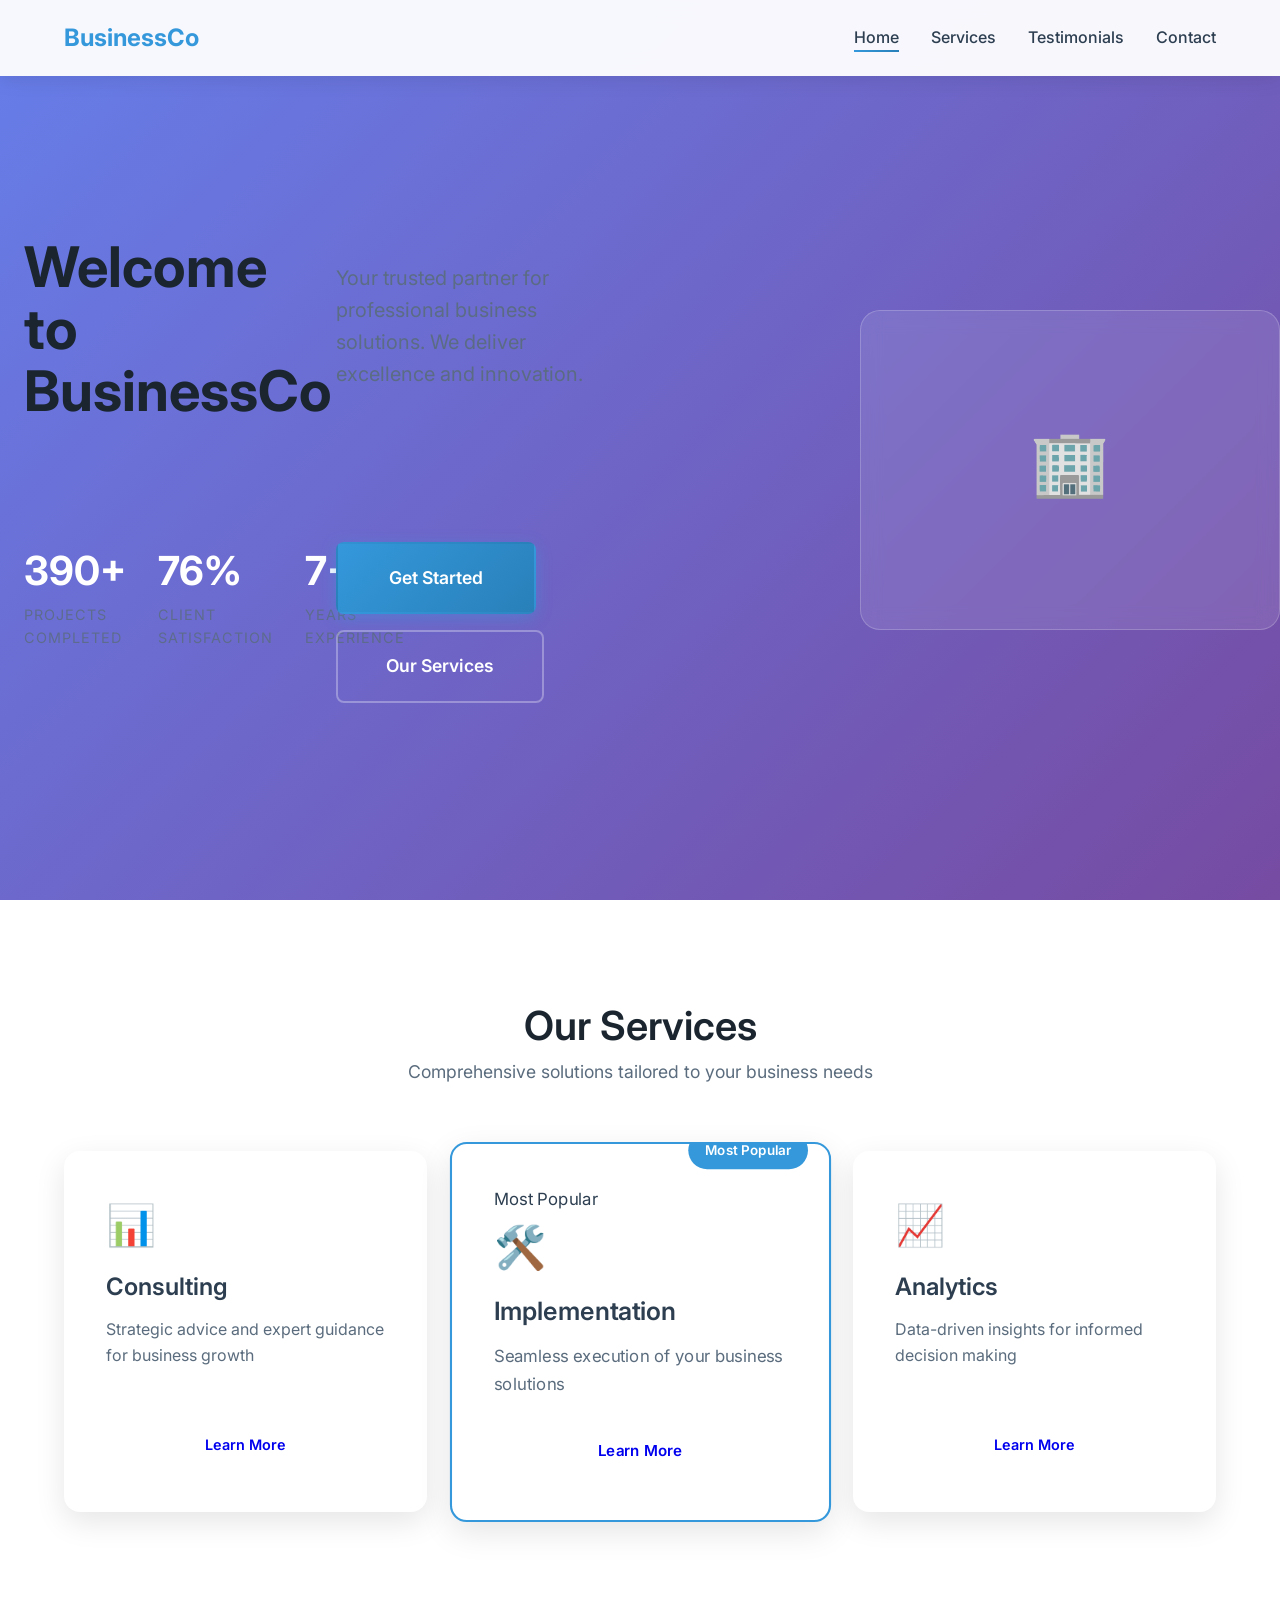
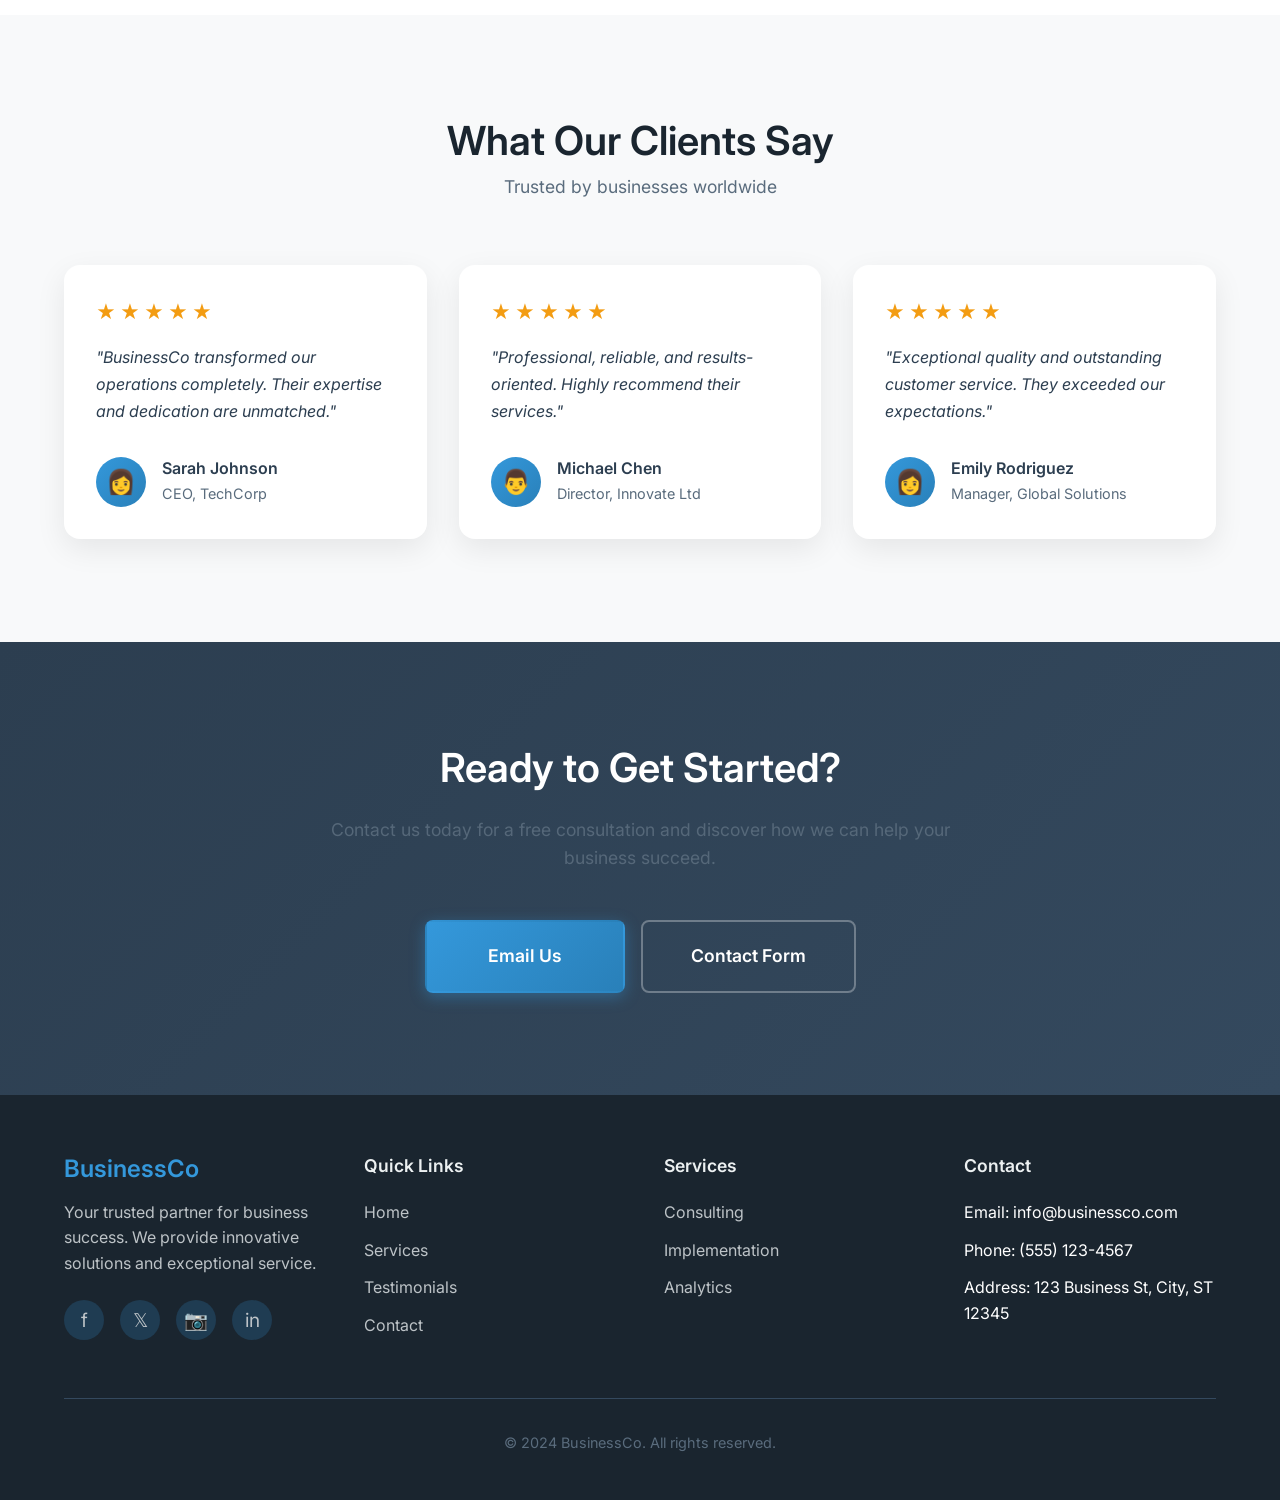
<file: Business Website Home Page/index.html>
<!DOCTYPE html>
<html lang="en">
<head>
    <meta charset="UTF-8">
    <meta name="viewport" content="width=device-width, initial-scale=1.0">
    <title>Business Website - Home</title>
    <meta name="description" content="Professional business website with comprehensive services and solutions.">
    <link rel="stylesheet" href="styles.css">
    <link rel="preconnect" href="https://fonts.googleapis.com">
    <link rel="preconnect" href="https://fonts.gstatic.com" crossorigin>
    <link href="https://fonts.googleapis.com/css2?family=Inter:wght@300;400;500;600;700&display=swap" rel="stylesheet">
</head>
<body>
    <!-- Navigation Bar -->
    <nav class="navbar">
        <div class="container">
            <div class="logo">
                <h1>BusinessCo</h1>
            </div>
            <ul class="nav-links">
                <li><a href="#hero">Home</a></li>
                <li><a href="services.html">Services</a></li>
                <li><a href="#testimonials">Testimonials</a></li>
                <li><a href="contact.html">Contact</a></li>
            </ul>
            <button class="hamburger" type="button" aria-label="Toggle navigation">
                <span class="bar"></span>
                <span class="bar"></span>
                <span class="bar"></span>
            </button>
        </div>
    </nav>

    <!-- Hero Section -->
    <section id="hero" class="hero">
        <div class="hero-content">
            <div class="container">
                <h1 class="hero-title">Welcome to BusinessCo</h1>
                <p class="hero-subtitle">Your trusted partner for professional business solutions. We deliver excellence and innovation.</p>
                <div class="hero-stats">
                    <div class="stat">
                        <h3>500+</h3>
                        <p>Projects Completed</p>
                    </div>
                    <div class="stat">
                        <h3>98%</h3>
                        <p>Client Satisfaction</p>
                    </div>
                    <div class="stat">
                        <h3>10+</h3>
                        <p>Years Experience</p>
                    </div>
                </div>
                <div class="hero-buttons">
                    <a href="#cta" class="btn primary large">Get Started</a>
                    <a href="services.html" class="btn secondary large">Our Services</a>
                </div>
            </div>
        </div>
        <div class="hero-image">
            <div class="image-placeholder">
                <span>🏢</span>
            </div>
        </div>
    </section>

    <!-- Services Preview Section -->
    <section id="services" class="services">
        <div class="container">
            <h2>Our Services</h2>
            <p class="section-subtitle">Comprehensive solutions tailored to your business needs</p>

            <div class="services-grid">
                <div class="service-card">
                    <div class="service-icon">📊</div>
                    <h3>Consulting</h3>
                    <p class="service-description">Strategic advice and expert guidance for business growth</p>
                    <a href="#cta" class="btn small">Learn More</a>
                </div>

                <div class="service-card featured">
                    <div class="popular-badge">Most Popular</div>
                    <div class="service-icon">🛠️</div>
                    <h3>Implementation</h3>
                    <p class="service-description">Seamless execution of your business solutions</p>
                    <a href="#cta" class="btn small">Learn More</a>
                </div>

                <div class="service-card">
                    <div class="service-icon">📈</div>
                    <h3>Analytics</h3>
                    <p class="service-description">Data-driven insights for informed decision making</p>
                    <a href="#cta" class="btn small">Learn More</a>
                </div>
            </div>
        </div>
    </section>

    <!-- Testimonials Section -->
    <section id="testimonials" class="testimonials">
        <div class="container">
            <h2>What Our Clients Say</h2>
            <p class="section-subtitle">Trusted by businesses worldwide</p>

            <div class="testimonials-grid">
                <div class="testimonial-card">
                    <div class="testimonial-rating">
                        <span class="star">★</span>
                        <span class="star">★</span>
                        <span class="star">★</span>
                        <span class="star">★</span>
                        <span class="star">★</span>
                    </div>
                    <p class="testimonial-text">"BusinessCo transformed our operations completely. Their expertise and dedication are unmatched."</p>
                    <div class="testimonial-author">
                        <div class="author-avatar">👩</div>
                        <div class="author-info">
                            <h4>Sarah Johnson</h4>
                            <p>CEO, TechCorp</p>
                        </div>
                    </div>
                </div>

                <div class="testimonial-card">
                    <div class="testimonial-rating">
                        <span class="star">★</span>
                        <span class="star">★</span>
                        <span class="star">★</span>
                        <span class="star">★</span>
                        <span class="star">★</span>
                    </div>
                    <p class="testimonial-text">"Professional, reliable, and results-oriented. Highly recommend their services."</p>
                    <div class="testimonial-author">
                        <div class="author-avatar">👨</div>
                        <div class="author-info">
                            <h4>Michael Chen</h4>
                            <p>Director, Innovate Ltd</p>
                        </div>
                    </div>
                </div>

                <div class="testimonial-card">
                    <div class="testimonial-rating">
                        <span class="star">★</span>
                        <span class="star">★</span>
                        <span class="star">★</span>
                        <span class="star">★</span>
                        <span class="star">★</span>
                    </div>
                    <p class="testimonial-text">"Exceptional quality and outstanding customer service. They exceeded our expectations."</p>
                    <div class="testimonial-author">
                        <div class="author-avatar">👩</div>
                        <div class="author-info">
                            <h4>Emily Rodriguez</h4>
                            <p>Manager, Global Solutions</p>
                        </div>
                    </div>
                </div>
            </div>
        </div>
    </section>

    <!-- CTA Section -->
    <section id="cta" class="cta">
        <div class="container">
            <div class="cta-content">
                <h2>Ready to Get Started?</h2>
                <p>Contact us today for a free consultation and discover how we can help your business succeed.</p>
                <div class="cta-buttons">
                    <a href="mailto:info@businessco.com" class="btn primary large">Email Us</a>
                    <a href="contact.html" class="btn secondary large">Contact Form</a>
                </div>
            </div>
        </div>
    </section>

    <!-- Footer -->
    <footer class="footer">
        <div class="container">
            <div class="footer-grid">
                <div class="footer-section">
                    <h3>BusinessCo</h3>
                    <p>Your trusted partner for business success. We provide innovative solutions and exceptional service.</p>
                    <div class="social-links">
                        <a href="#" class="social-link" title="Facebook">f</a>
                        <a href="#" class="social-link" title="Twitter">𝕏</a>
                        <a href="#" class="social-link" title="Instagram">📷</a>
                        <a href="#" class="social-link" title="LinkedIn">in</a>
                    </div>
                </div>

                <div class="footer-section">
                    <h4>Quick Links</h4>
                    <ul>
                        <li><a href="#hero">Home</a></li>
                        <li><a href="services.html">Services</a></li>
                        <li><a href="#testimonials">Testimonials</a></li>
                        <li><a href="contact.html">Contact</a></li>
                    </ul>
                </div>

                <div class="footer-section">
                    <h4>Services</h4>
                    <ul>
                        <li><a href="services.html#consulting">Consulting</a></li>
                        <li><a href="services.html#implementation">Implementation</a></li>
                        <li><a href="services.html#analytics">Analytics</a></li>
                    </ul>
                </div>

                <div class="footer-section">
                    <h4>Contact</h4>
                    <ul>
                        <li>Email: info@businessco.com</li>
                        <li>Phone: (555) 123-4567</li>
                        <li>Address: 123 Business St, City, ST 12345</li>
                    </ul>
                </div>
            </div>

            <div class="footer-bottom">
                <p>&copy; 2024 BusinessCo. All rights reserved.</p>
            </div>
        </div>
    </footer>

    <script src="script.js"></script>
</body>
</html>
</file>
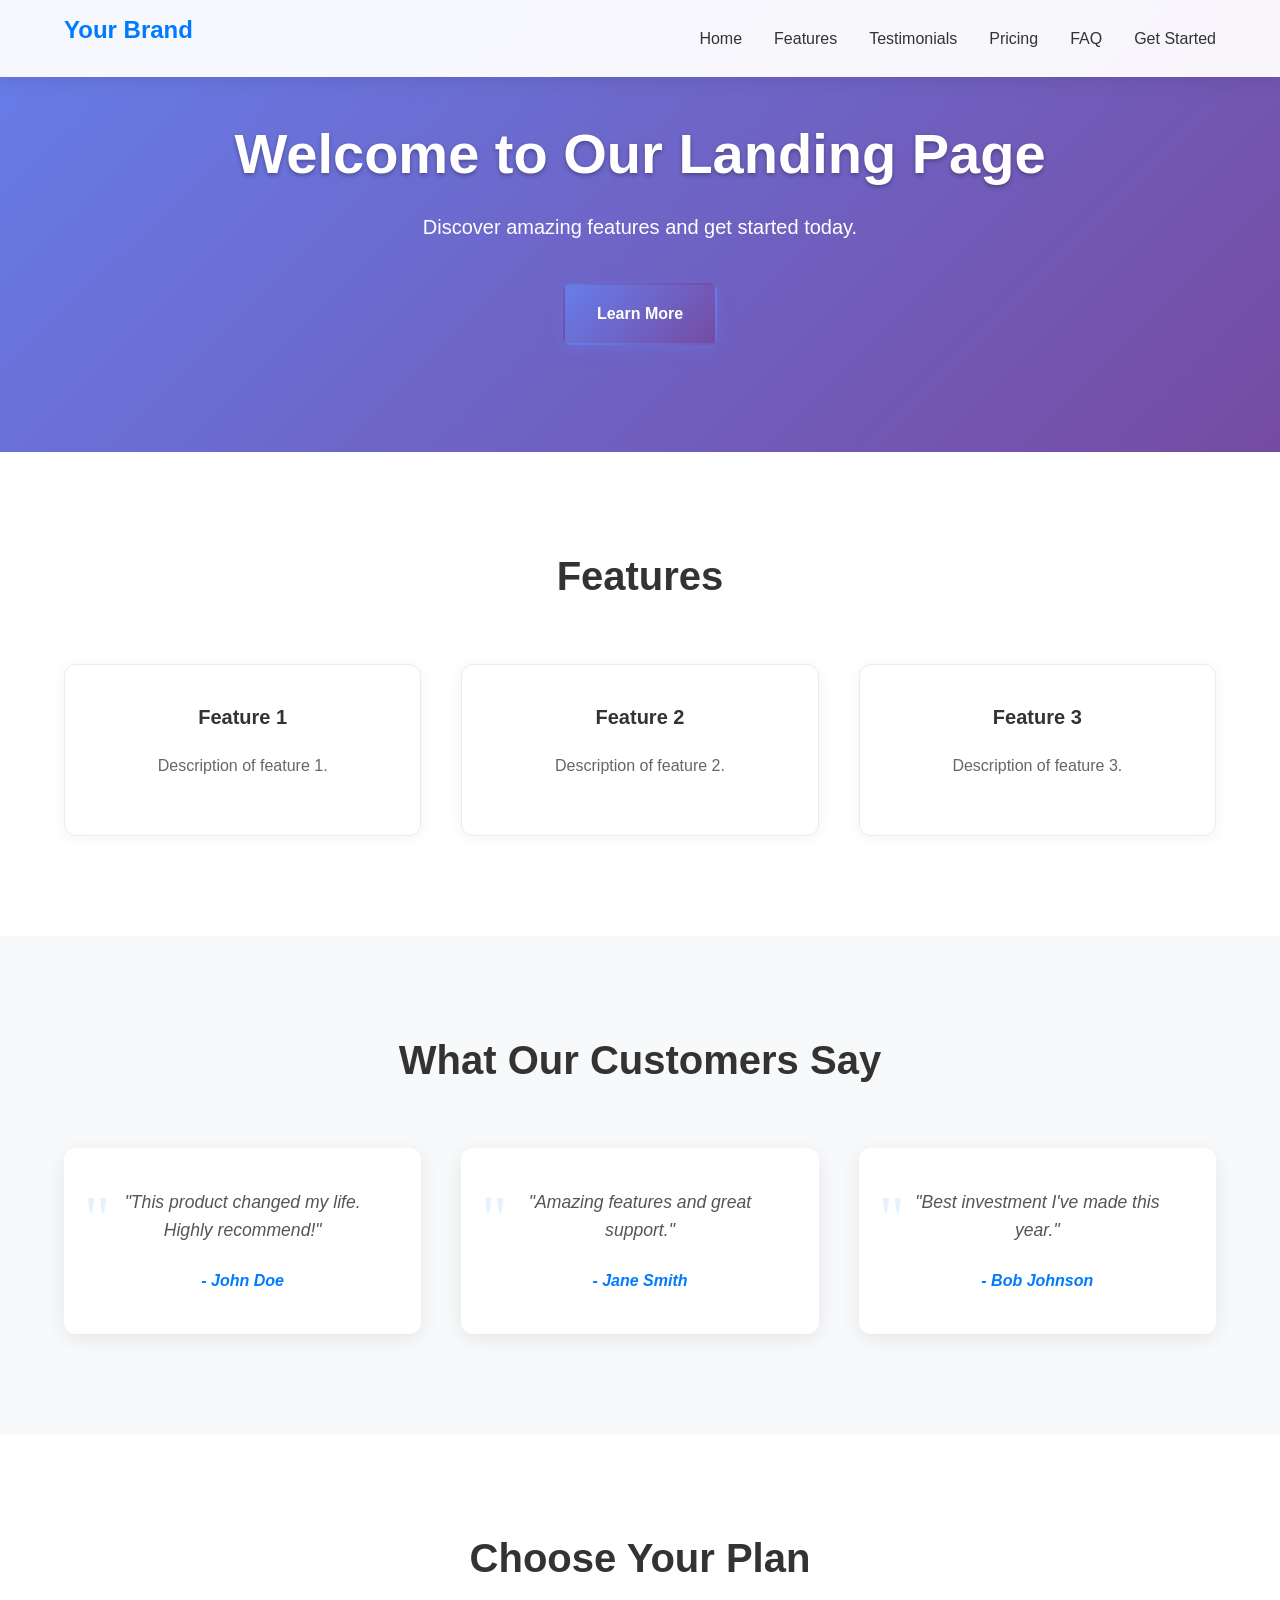
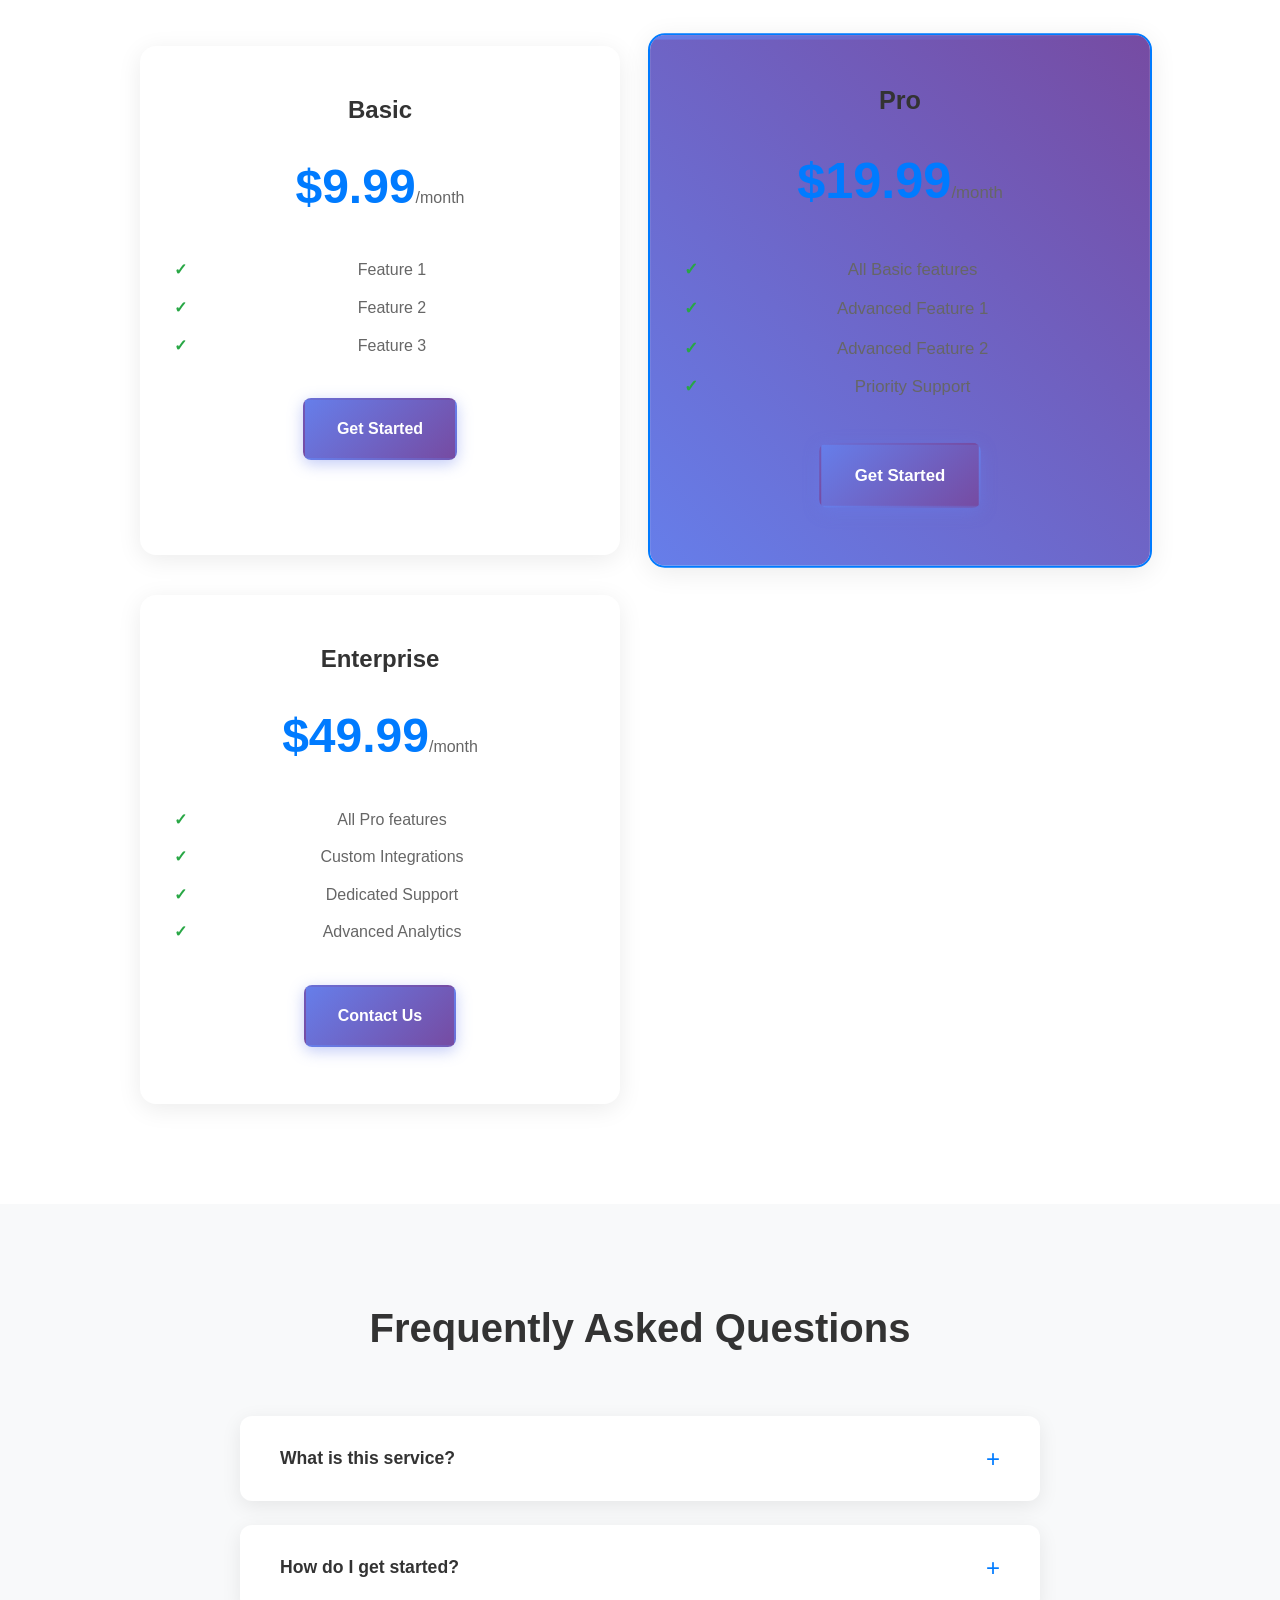
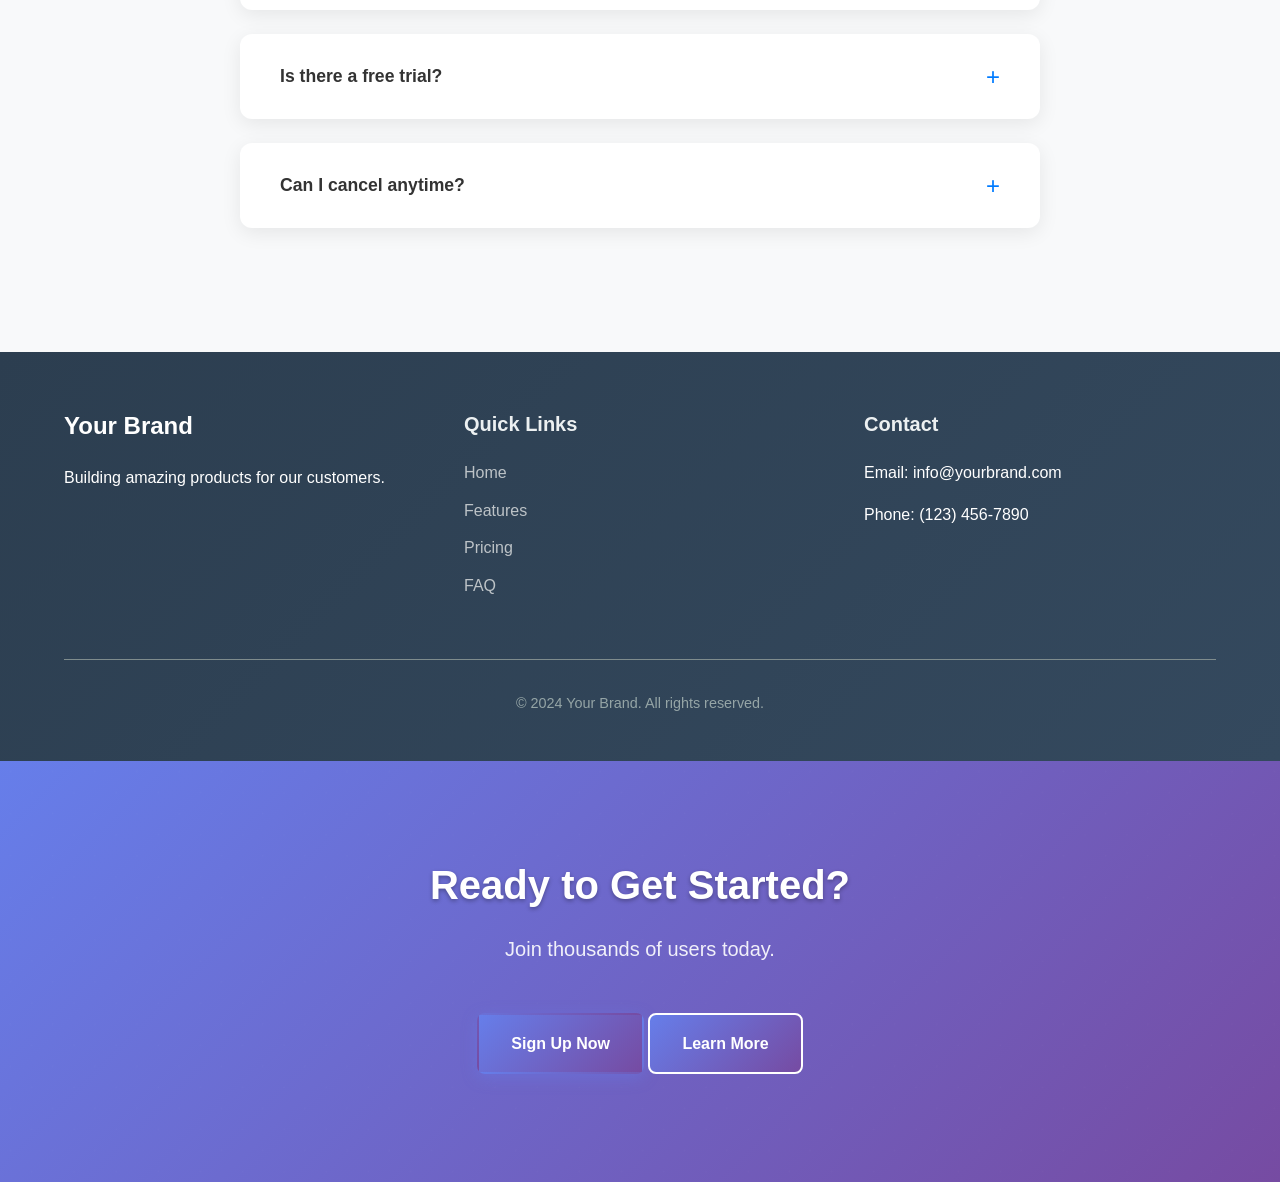
<file: Landing Page/index.html>
<!DOCTYPE html>
<html lang="en">
<head>
    <meta charset="UTF-8">
    <meta name="viewport" content="width=device-width, initial-scale=1.0">
    <title>Landing Page</title>
    <link rel="stylesheet" href="styles.css">
</head>
<body>
    <nav class="navbar">
        <div class="container">
            <h1 class="logo">Your Brand</h1>
            <ul class="nav-links">
                <li><a href="#hero">Home</a></li>
                <li><a href="#features">Features</a></li>
                <li><a href="#testimonials">Testimonials</a></li>
                <li><a href="#pricing">Pricing</a></li>
                <li><a href="#faq">FAQ</a></li>
                <li><a href="#cta">Get Started</a></li>
            </ul>
            <div class="hamburger">
                <span class="bar"></span>
                <span class="bar"></span>
                <span class="bar"></span>
            </div>
        </div>
    </nav>

    <section id="hero" class="hero">
        <div class="container">
            <h2>Welcome to Our Landing Page</h2>
            <p>Discover amazing features and get started today.</p>
            <a href="#cta" class="btn">Learn More</a>
        </div>
    </section>

    <section id="features" class="features">
        <div class="container">
            <h2>Features</h2>
            <div class="feature-grid">
                <div class="feature">
                    <h3>Feature 1</h3>
                    <p>Description of feature 1.</p>
                </div>
                <div class="feature">
                    <h3>Feature 2</h3>
                    <p>Description of feature 2.</p>
                </div>
                <div class="feature">
                    <h3>Feature 3</h3>
                    <p>Description of feature 3.</p>
                </div>
            </div>
        </div>
    </section>

    <section id="testimonials" class="testimonials">
        <div class="container">
            <h2>What Our Customers Say</h2>
            <div class="testimonial-grid">
                <div class="testimonial">
                    <p>"This product changed my life. Highly recommend!"</p>
                    <cite>- John Doe</cite>
                </div>
                <div class="testimonial">
                    <p>"Amazing features and great support."</p>
                    <cite>- Jane Smith</cite>
                </div>
                <div class="testimonial">
                    <p>"Best investment I've made this year."</p>
                    <cite>- Bob Johnson</cite>
                </div>
            </div>
        </div>
    </section>

    <section id="pricing" class="pricing">
        <div class="container">
            <h2>Choose Your Plan</h2>
            <div class="pricing-grid">
                <div class="pricing-card">
                    <h3>Basic</h3>
                    <div class="price">$9.99<span>/month</span></div>
                    <ul>
                        <li>Feature 1</li>
                        <li>Feature 2</li>
                        <li>Feature 3</li>
                    </ul>
                    <a href="#" class="btn">Get Started</a>
                </div>
                <div class="pricing-card popular">
                    <h3>Pro</h3>
                    <div class="price">$19.99<span>/month</span></div>
                    <ul>
                        <li>All Basic features</li>
                        <li>Advanced Feature 1</li>
                        <li>Advanced Feature 2</li>
                        <li>Priority Support</li>
                    </ul>
                    <a href="#" class="btn">Get Started</a>
                </div>
                <div class="pricing-card">
                    <h3>Enterprise</h3>
                    <div class="price">$49.99<span>/month</span></div>
                    <ul>
                        <li>All Pro features</li>
                        <li>Custom Integrations</li>
                        <li>Dedicated Support</li>
                        <li>Advanced Analytics</li>
                    </ul>
                    <a href="#" class="btn">Contact Us</a>
                </div>
            </div>
        </div>
    </section>

    <section id="faq" class="faq">
        <div class="container">
            <h2>Frequently Asked Questions</h2>
            <div class="accordion">
                <div class="accordion-item">
                    <button class="accordion-header">What is this service?</button>
                    <div class="accordion-content">
                        <p>This is a comprehensive service designed to help you achieve your goals with ease.</p>
                    </div>
                </div>
                <div class="accordion-item">
                    <button class="accordion-header">How do I get started?</button>
                    <div class="accordion-content">
                        <p>Simply sign up for an account and follow the onboarding process.</p>
                    </div>
                </div>
                <div class="accordion-item">
                    <button class="accordion-header">Is there a free trial?</button>
                    <div class="accordion-content">
                        <p>Yes, we offer a 14-day free trial for all new users.</p>
                    </div>
                </div>
                <div class="accordion-item">
                    <button class="accordion-header">Can I cancel anytime?</button>
                    <div class="accordion-content">
                        <p>Absolutely, you can cancel your subscription at any time without penalties.</p>
                    </div>
                </div>
            </div>
        </div>
    </section>

    <footer class="footer">
        <div class="container">
            <div class="footer-content">
                <div class="footer-section">
                    <h3>Your Brand</h3>
                    <p>Building amazing products for our customers.</p>
                </div>
                <div class="footer-section">
                    <h4>Quick Links</h4>
                    <ul>
                        <li><a href="#hero">Home</a></li>
                        <li><a href="#features">Features</a></li>
                        <li><a href="#pricing">Pricing</a></li>
                        <li><a href="#faq">FAQ</a></li>
                    </ul>
                </div>
                <div class="footer-section">
                    <h4>Contact</h4>
                    <p>Email: info@yourbrand.com</p>
                    <p>Phone: (123) 456-7890</p>
                </div>
            </div>
            <div class="footer-bottom">
                <p>&copy; 2024 Your Brand. All rights reserved.</p>
            </div>
        </div>
    </footer>

    <section id="cta" class="cta">
        <div class="container">
            <h2>Ready to Get Started?</h2>
            <p>Join thousands of users today.</p>
            <a href="#" class="btn">Sign Up Now</a>
            <a href="#" class="btn secondary">Learn More</a>
        </div>
    </section>

    <script src="script.js"></script>
</body>
</html>
</file>
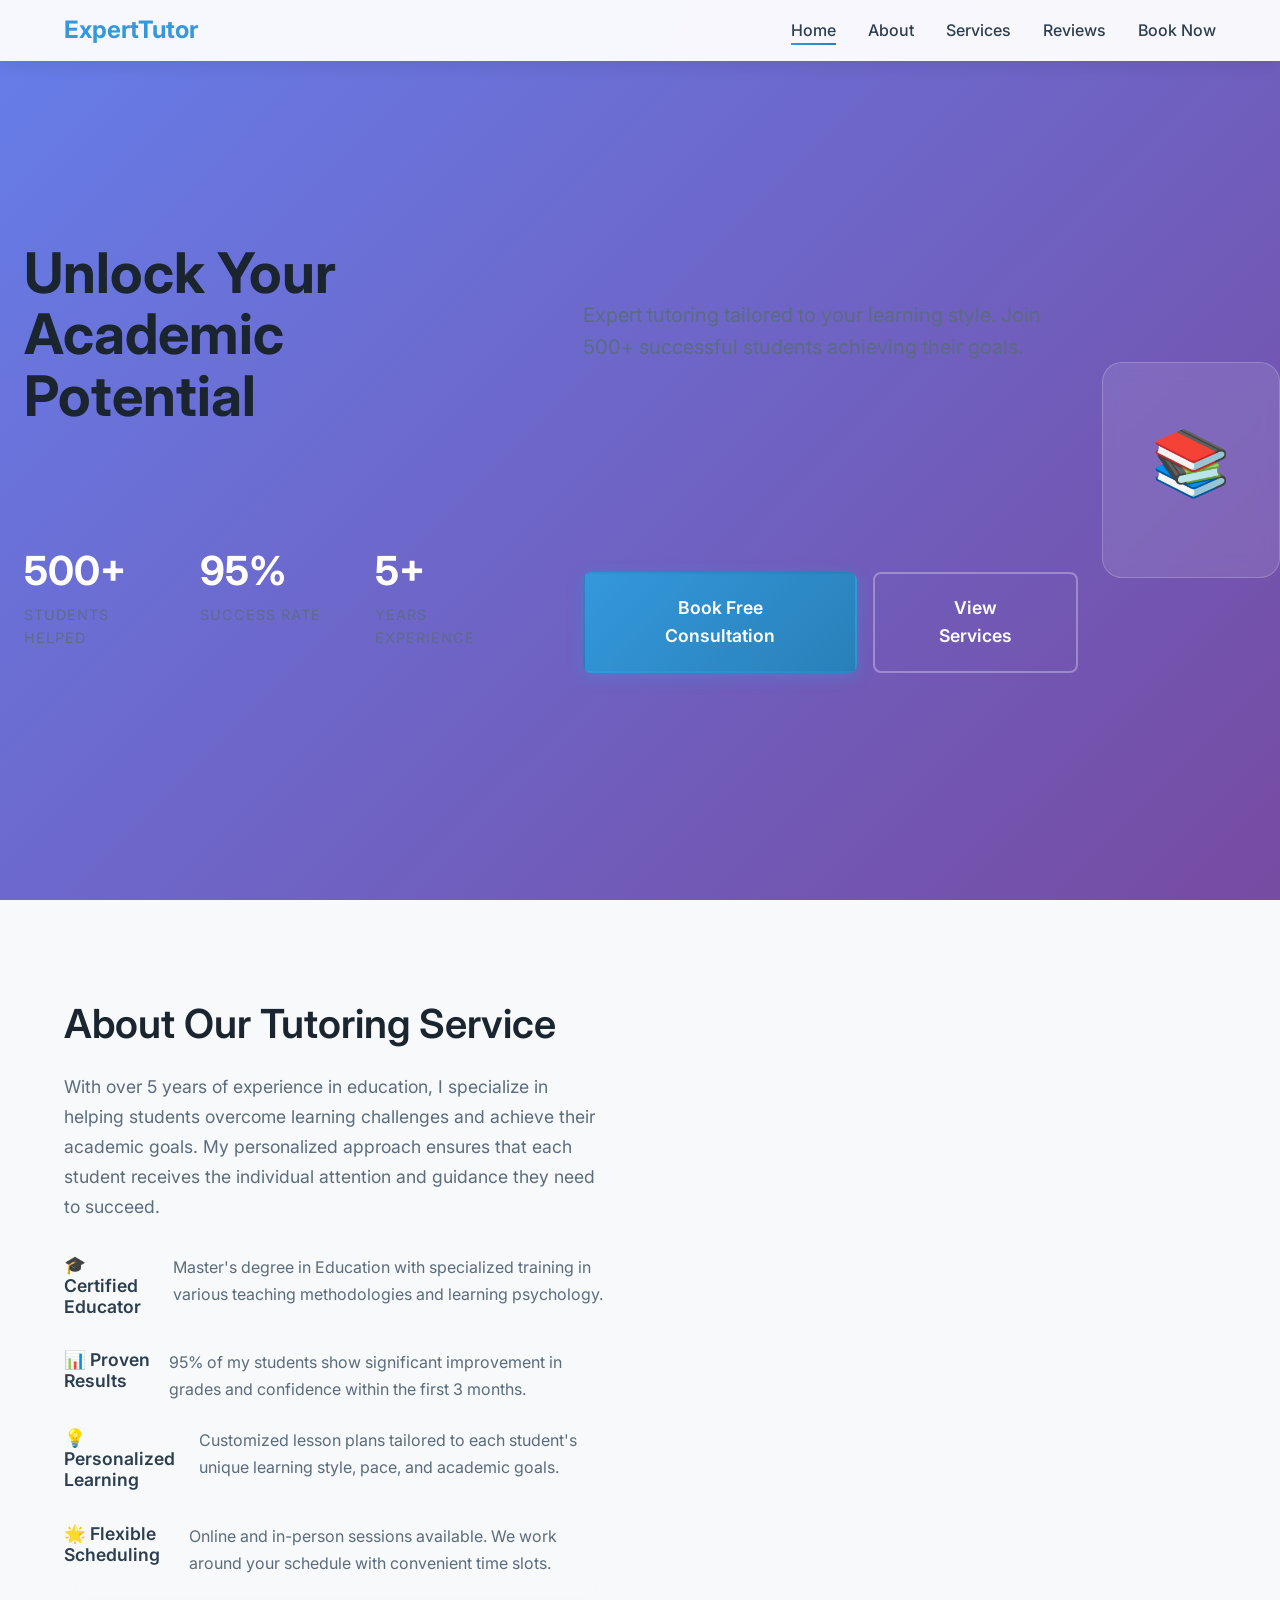
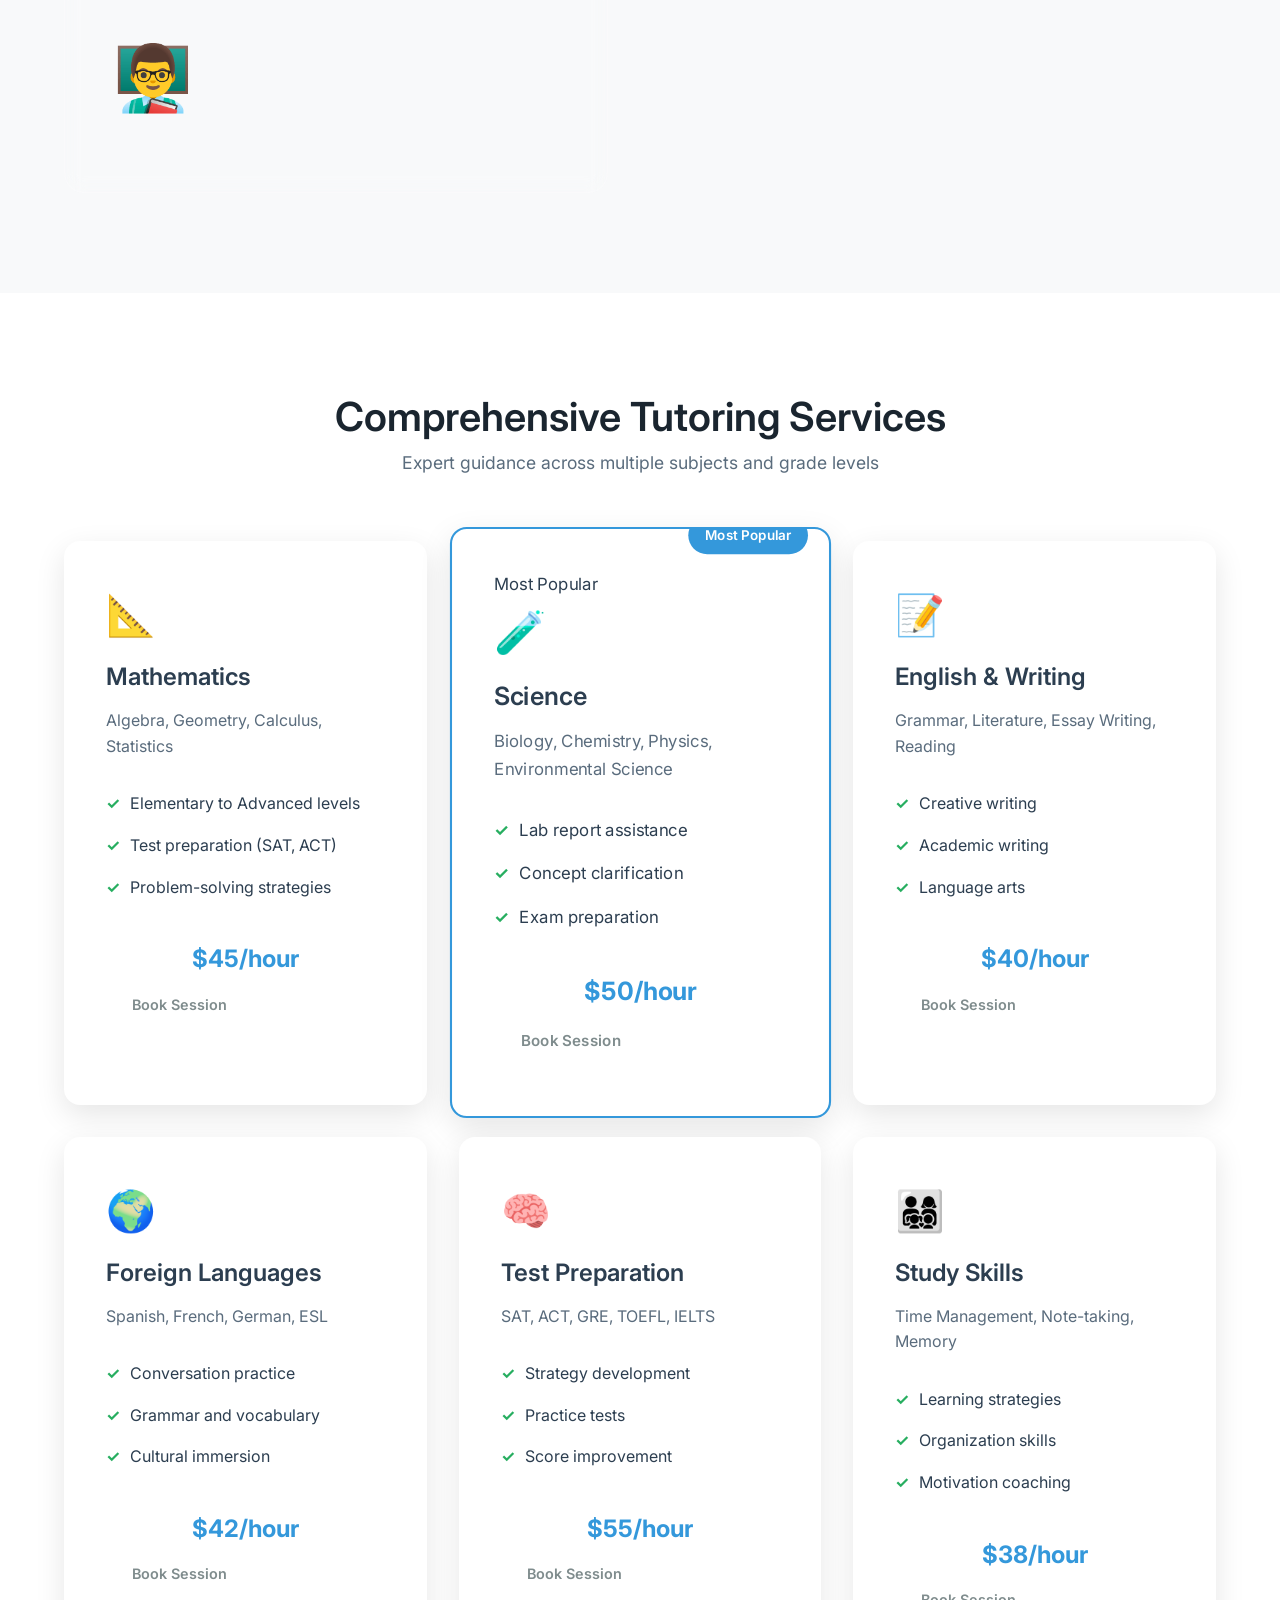
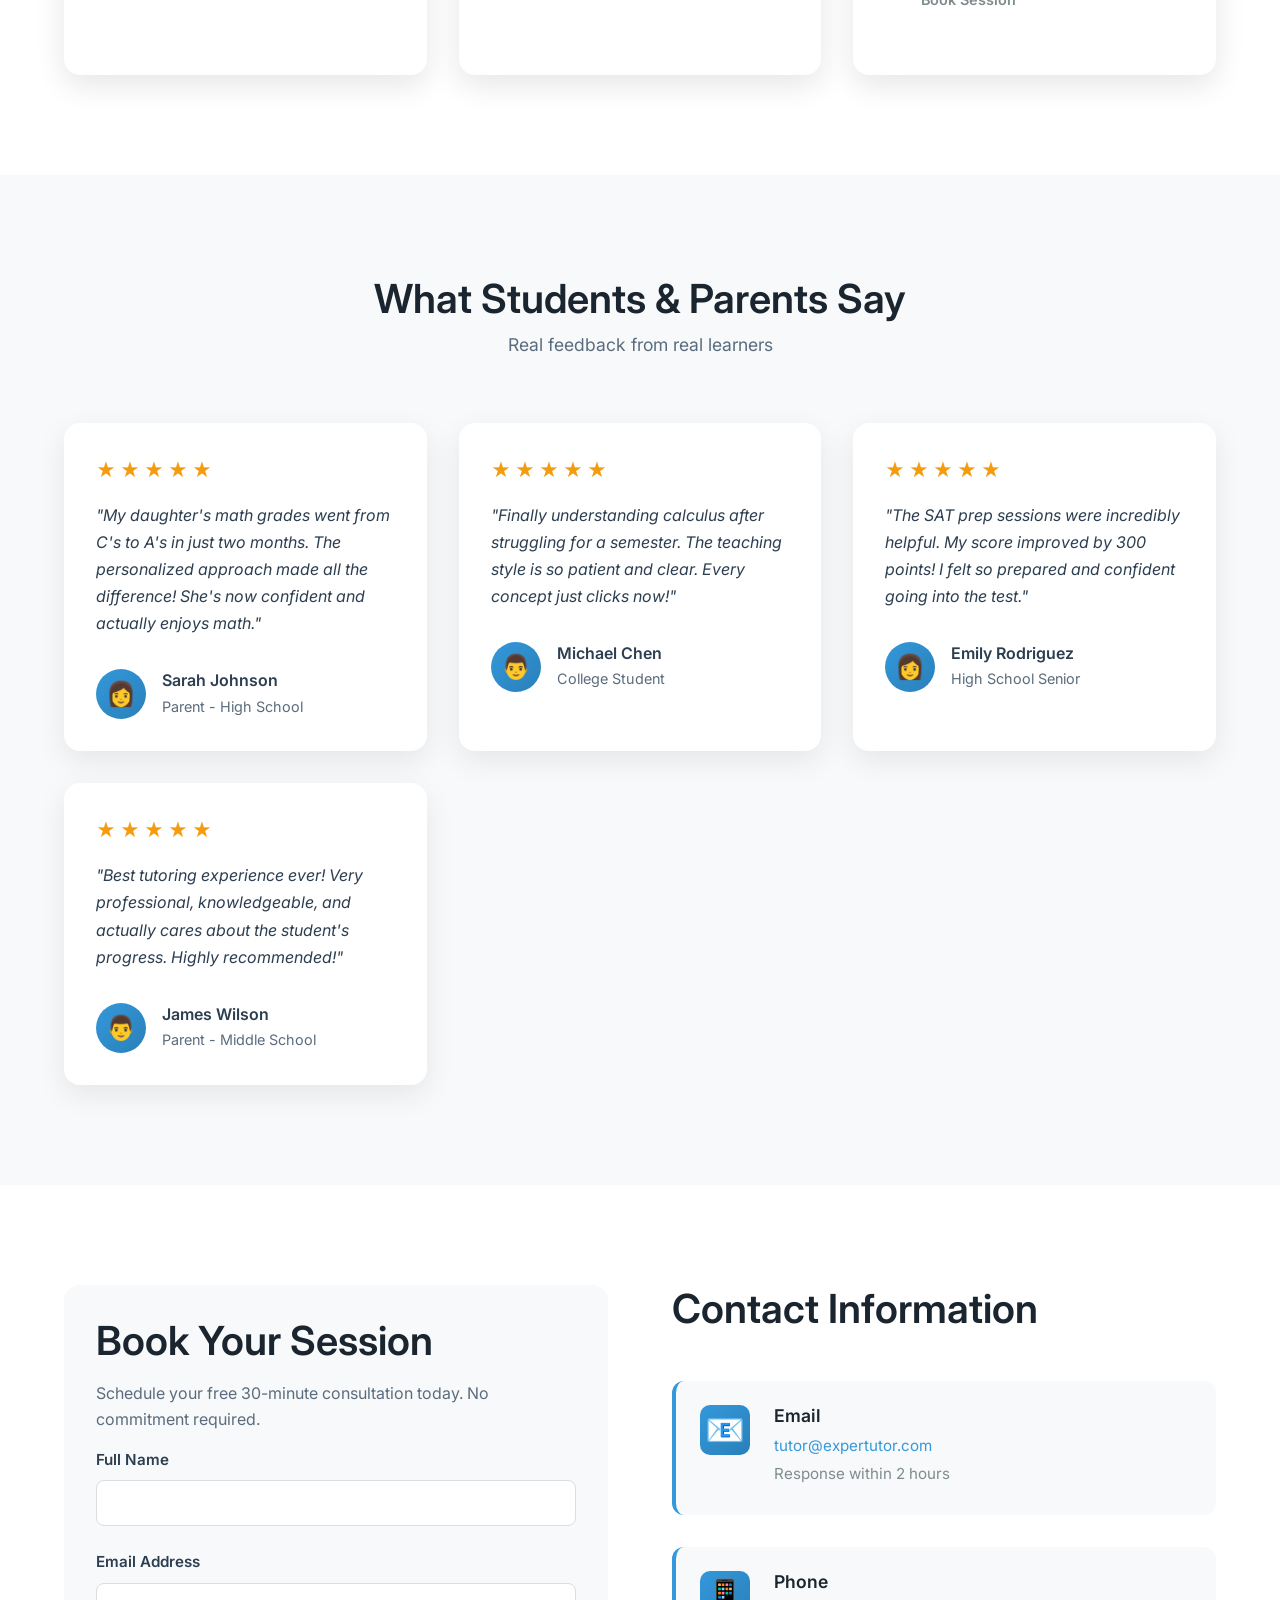
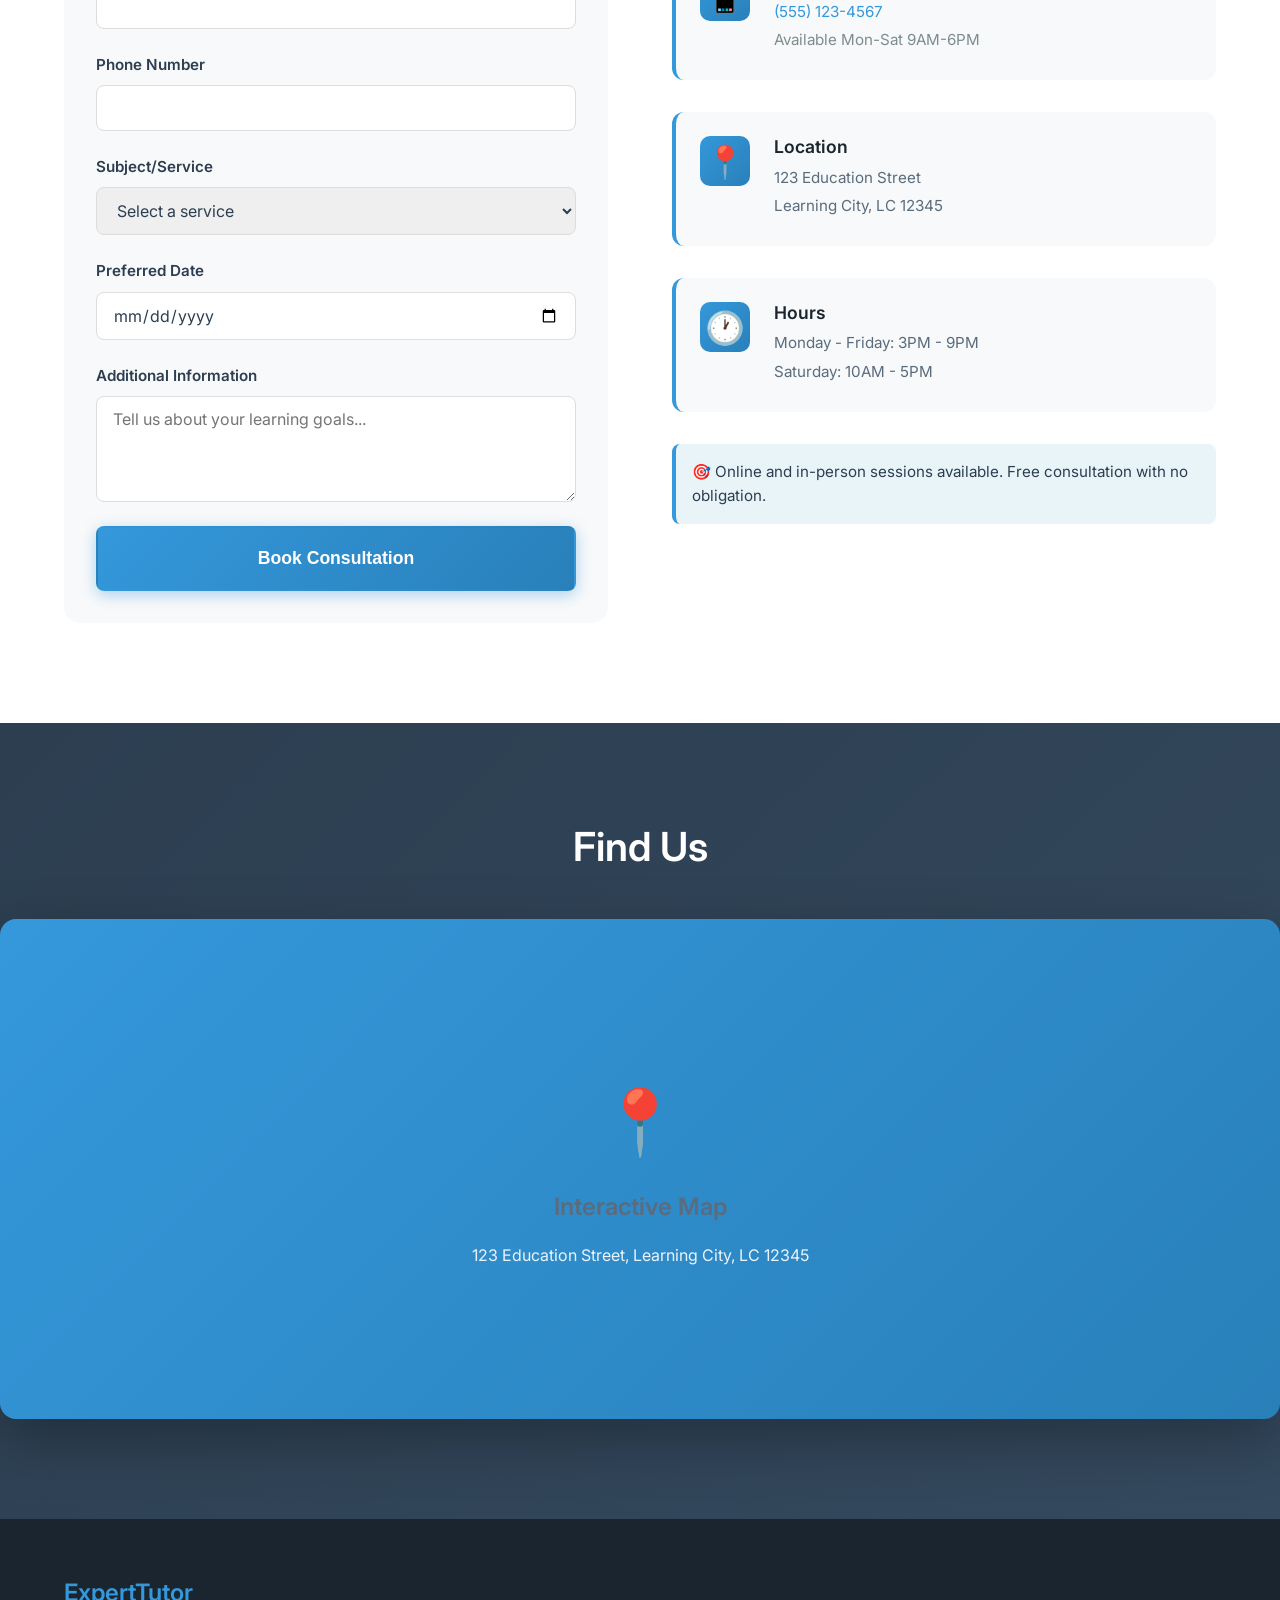
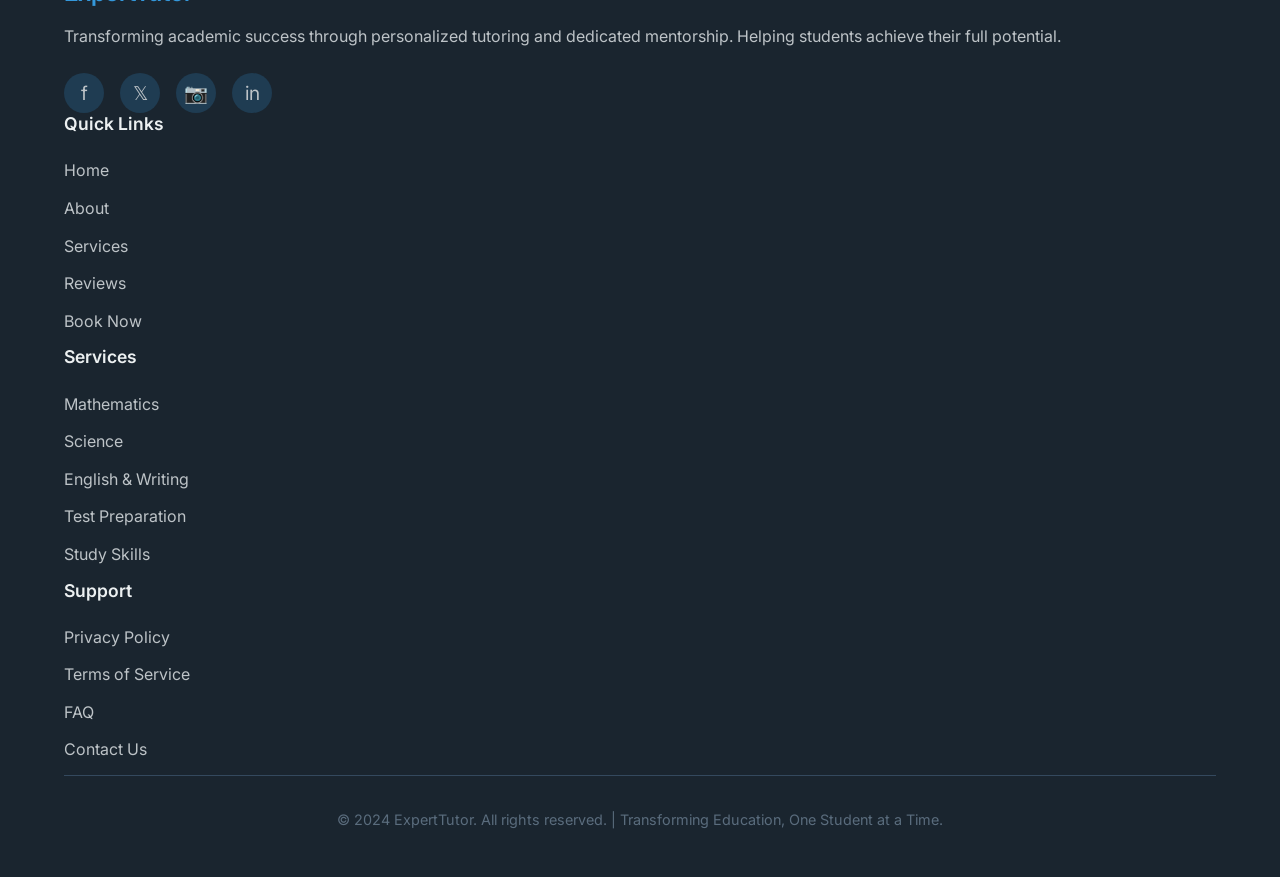
<file: Local Business Promo Landing Page/index.html>
<!DOCTYPE html>
<html lang="en">
<head>
    <meta charset="UTF-8">
    <meta name="viewport" content="width=device-width, initial-scale=1.0">
    <title>ExpertTutor - Professional Tutoring Services</title>
    <meta name="description" content="Professional tutoring services for students of all levels. Expert guidance, personalized learning plans, and proven results.">
    <link rel="stylesheet" href="styles.css">
    <link rel="preconnect" href="https://fonts.googleapis.com">
    <link rel="preconnect" href="https://fonts.gstatic.com" crossorigin>
    <link href="https://fonts.googleapis.com/css2?family=Inter:wght@300;400;500;600;700&display=swap" rel="stylesheet">
</head>
<body>
    <!-- Navigation Bar -->
    <nav class="navbar">
        <div class="container">
            <div class="logo">
                <h1>ExpertTutor</h1>
            </div>
            <ul class="nav-links">
                <li><a href="#hero">Home</a></li>
                <li><a href="#about">About</a></li>
                <li><a href="#services">Services</a></li>
                <li><a href="#reviews">Reviews</a></li>
                <li><a href="#booking">Book Now</a></li>
            </ul>
            <div class="hamburger">
                <span class="bar"></span>
                <span class="bar"></span>
                <span class="bar"></span>
            </div>
        </div>
    </nav>

    <!-- Hero Section -->
    <section id="hero" class="hero">
        <div class="hero-content">
            <div class="container">
                <h1 class="hero-title">Unlock Your Academic Potential</h1>
                <p class="hero-subtitle">Expert tutoring tailored to your learning style. Join 500+ successful students achieving their goals.</p>
                <div class="hero-stats">
                    <div class="stat">
                        <h3>500+</h3>
                        <p>Students Helped</p>
                    </div>
                    <div class="stat">
                        <h3>95%</h3>
                        <p>Success Rate</p>
                    </div>
                    <div class="stat">
                        <h3>5+</h3>
                        <p>Years Experience</p>
                    </div>
                </div>
                <div class="hero-buttons">
                    <a href="#booking" class="btn primary large">Book Free Consultation</a>
                    <a href="#services" class="btn secondary large">View Services</a>
                </div>
            </div>
        </div>
        <div class="hero-image">
            <div class="image-placeholder">
                <span>📚</span>
            </div>
        </div>
    </section>

    <!-- About Section -->
    <section id="about" class="about">
        <div class="container">
            <div class="about-grid">
                <div class="about-content">
                    <h2>About Our Tutoring Service</h2>
                    <p>With over 5 years of experience in education, I specialize in helping students overcome learning challenges and achieve their academic goals. My personalized approach ensures that each student receives the individual attention and guidance they need to succeed.</p>
                    
                    <div class="about-features">
                        <div class="feature">
                            <h4>🎓 Certified Educator</h4>
                            <p>Master's degree in Education with specialized training in various teaching methodologies and learning psychology.</p>
                        </div>
                        <div class="feature">
                            <h4>📊 Proven Results</h4>
                            <p>95% of my students show significant improvement in grades and confidence within the first 3 months.</p>
                        </div>
                        <div class="feature">
                            <h4>💡 Personalized Learning</h4>
                            <p>Customized lesson plans tailored to each student's unique learning style, pace, and academic goals.</p>
                        </div>
                        <div class="feature">
                            <h4>🌟 Flexible Scheduling</h4>
                            <p>Online and in-person sessions available. We work around your schedule with convenient time slots.</p>
                        </div>
                    </div>
                </div>
                <div class="about-image">
                    <div class="image-placeholder">
                        <span>👨‍🏫</span>
                    </div>
                </div>
            </div>
        </div>
    </section>

    <!-- Services Section -->
    <section id="services" class="services">
        <div class="container">
            <h2>Comprehensive Tutoring Services</h2>
            <p class="section-subtitle">Expert guidance across multiple subjects and grade levels</p>
            
            <div class="services-grid">
                <div class="service-card">
                    <div class="service-icon">📐</div>
                    <h3>Mathematics</h3>
                    <p class="service-description">Algebra, Geometry, Calculus, Statistics</p>
                    <ul class="service-features">
                        <li>Elementary to Advanced levels</li>
                        <li>Test preparation (SAT, ACT)</li>
                        <li>Problem-solving strategies</li>
                    </ul>
                    <div class="service-price">$45/hour</div>
                    <a href="#booking" class="btn small">Book Session</a>
                </div>

                <div class="service-card featured">
                    <div class="popular-badge">Most Popular</div>
                    <div class="service-icon">🧪</div>
                    <h3>Science</h3>
                    <p class="service-description">Biology, Chemistry, Physics, Environmental Science</p>
                    <ul class="service-features">
                        <li>Lab report assistance</li>
                        <li>Concept clarification</li>
                        <li>Exam preparation</li>
                    </ul>
                    <div class="service-price">$50/hour</div>
                    <a href="#booking" class="btn small">Book Session</a>
                </div>

                <div class="service-card">
                    <div class="service-icon">📝</div>
                    <h3>English & Writing</h3>
                    <p class="service-description">Grammar, Literature, Essay Writing, Reading</p>
                    <ul class="service-features">
                        <li>Creative writing</li>
                        <li>Academic writing</li>
                        <li>Language arts</li>
                    </ul>
                    <div class="service-price">$40/hour</div>
                    <a href="#booking" class="btn small">Book Session</a>
                </div>

                <div class="service-card">
                    <div class="service-icon">🌍</div>
                    <h3>Foreign Languages</h3>
                    <p class="service-description">Spanish, French, German, ESL</p>
                    <ul class="service-features">
                        <li>Conversation practice</li>
                        <li>Grammar and vocabulary</li>
                        <li>Cultural immersion</li>
                    </ul>
                    <div class="service-price">$42/hour</div>
                    <a href="#booking" class="btn small">Book Session</a>
                </div>

                <div class="service-card">
                    <div class="service-icon">🧠</div>
                    <h3>Test Preparation</h3>
                    <p class="service-description">SAT, ACT, GRE, TOEFL, IELTS</p>
                    <ul class="service-features">
                        <li>Strategy development</li>
                        <li>Practice tests</li>
                        <li>Score improvement</li>
                    </ul>
                    <div class="service-price">$55/hour</div>
                    <a href="#booking" class="btn small">Book Session</a>
                </div>

                <div class="service-card">
                    <div class="service-icon">👨‍👩‍👧‍👦</div>
                    <h3>Study Skills</h3>
                    <p class="service-description">Time Management, Note-taking, Memory</p>
                    <ul class="service-features">
                        <li>Learning strategies</li>
                        <li>Organization skills</li>
                        <li>Motivation coaching</li>
                    </ul>
                    <div class="service-price">$38/hour</div>
                    <a href="#booking" class="btn small">Book Session</a>
                </div>
            </div>
        </div>
    </section>

    <!-- Reviews Section -->
    <section id="reviews" class="reviews">
        <div class="container">
            <h2>What Students & Parents Say</h2>
            <p class="section-subtitle">Real feedback from real learners</p>
            
            <div class="reviews-grid">
                <div class="review-card">
                    <div class="review-rating">
                        <span class="star">★</span>
                        <span class="star">★</span>
                        <span class="star">★</span>
                        <span class="star">★</span>
                        <span class="star">★</span>
                    </div>
                    <p class="review-text">"My daughter's math grades went from C's to A's in just two months. The personalized approach made all the difference! She's now confident and actually enjoys math."</p>
                    <div class="review-author">
                        <div class="author-avatar">👩</div>
                        <div class="author-info">
                            <h4>Sarah Johnson</h4>
                            <p>Parent - High School</p>
                        </div>
                    </div>
                </div>

                <div class="review-card">
                    <div class="review-rating">
                        <span class="star">★</span>
                        <span class="star">★</span>
                        <span class="star">★</span>
                        <span class="star">★</span>
                        <span class="star">★</span>
                    </div>
                    <p class="review-text">"Finally understanding calculus after struggling for a semester. The teaching style is so patient and clear. Every concept just clicks now!"</p>
                    <div class="review-author">
                        <div class="author-avatar">👨</div>
                        <div class="author-info">
                            <h4>Michael Chen</h4>
                            <p>College Student</p>
                        </div>
                    </div>
                </div>

                <div class="review-card">
                    <div class="review-rating">
                        <span class="star">★</span>
                        <span class="star">★</span>
                        <span class="star">★</span>
                        <span class="star">★</span>
                        <span class="star">★</span>
                    </div>
                    <p class="review-text">"The SAT prep sessions were incredibly helpful. My score improved by 300 points! I felt so prepared and confident going into the test."</p>
                    <div class="review-author">
                        <div class="author-avatar">👩</div>
                        <div class="author-info">
                            <h4>Emily Rodriguez</h4>
                            <p>High School Senior</p>
                        </div>
                    </div>
                </div>

                <div class="review-card">
                    <div class="review-rating">
                        <span class="star">★</span>
                        <span class="star">★</span>
                        <span class="star">★</span>
                        <span class="star">★</span>
                        <span class="star">★</span>
                    </div>
                    <p class="review-text">"Best tutoring experience ever! Very professional, knowledgeable, and actually cares about the student's progress. Highly recommended!"</p>
                    <div class="review-author">
                        <div class="author-avatar">👨</div>
                        <div class="author-info">
                            <h4>James Wilson</h4>
                            <p>Parent - Middle School</p>
                        </div>
                    </div>
                </div>
            </div>
        </div>
    </section>

    <!-- Booking/Contact Section -->
    <section id="booking" class="booking">
        <div class="container">
            <div class="booking-grid">
                <div class="booking-form">
                    <h2>Book Your Session</h2>
                    <p>Schedule your free 30-minute consultation today. No commitment required.</p>
                    
                    <form class="contact-form" id="bookingForm">
                        <div class="form-group">
                            <label for="name">Full Name</label>
                            <input type="text" id="name" name="name" required>
                        </div>
                        
                        <div class="form-group">
                            <label for="email">Email Address</label>
                            <input type="email" id="email" name="email" required>
                        </div>
                        
                        <div class="form-group">
                            <label for="phone">Phone Number</label>
                            <input type="tel" id="phone" name="phone" required>
                        </div>
                        
                        <div class="form-group">
                            <label for="subject">Subject/Service</label>
                            <select id="subject" name="subject" required>
                                <option value="">Select a service</option>
                                <option value="math">Mathematics</option>
                                <option value="science">Science</option>
                                <option value="english">English & Writing</option>
                                <option value="languages">Foreign Languages</option>
                                <option value="test-prep">Test Preparation</option>
                                <option value="study-skills">Study Skills</option>
                                <option value="other">Other</option>
                            </select>
                        </div>
                        
                        <div class="form-group">
                            <label for="date">Preferred Date</label>
                            <input type="date" id="date" name="date" required>
                        </div>
                        
                        <div class="form-group">
                            <label for="message">Additional Information</label>
                            <textarea id="message" name="message" rows="4" placeholder="Tell us about your learning goals..."></textarea>
                        </div>
                        
                        <button type="submit" class="btn primary large">Book Consultation</button>
                    </form>
                </div>

                <div class="contact-info">
                    <h2>Contact Information</h2>
                    
                    <div class="info-item">
                        <div class="info-icon">📧</div>
                        <div>
                            <h4>Email</h4>
                            <p><a href="mailto:tutor@expertutor.com">tutor@expertutor.com</a></p>
                            <p class="small">Response within 2 hours</p>
                        </div>
                    </div>

                    <div class="info-item">
                        <div class="info-icon">📱</div>
                        <div>
                            <h4>Phone</h4>
                            <p><a href="tel:+15551234567">(555) 123-4567</a></p>
                            <p class="small">Available Mon-Sat 9AM-6PM</p>
                        </div>
                    </div>

                    <div class="info-item">
                        <div class="info-icon">📍</div>
                        <div>
                            <h4>Location</h4>
                            <p>123 Education Street</p>
                            <p>Learning City, LC 12345</p>
                        </div>
                    </div>

                    <div class="info-item">
                        <div class="info-icon">🕐</div>
                        <div>
                            <h4>Hours</h4>
                            <p>Monday - Friday: 3PM - 9PM</p>
                            <p>Saturday: 10AM - 5PM</p>
                        </div>
                    </div>

                    <p class="booking-note">🎯 Online and in-person sessions available. Free consultation with no obligation.</p>
                </div>
            </div>
        </div>
    </section>

    <!-- Map Section -->
    <section class="map-section">
        <h2>Find Us</h2>
        <div class="map-container">
            <div class="map-placeholder">
                <div class="map-icon">📍</div>
                <p>Interactive Map</p>
                <small>123 Education Street, Learning City, LC 12345</small>
            </div>
        </div>
    </section>

    <!-- Footer -->
    <footer class="footer">
        <div class="container">
            <div class="footer-grid">
                <div class="footer-section">
                    <h3>ExpertTutor</h3>
                    <p>Transforming academic success through personalized tutoring and dedicated mentorship. Helping students achieve their full potential.</p>
                    <div class="social-links">
                        <a href="#" class="social-link" title="Facebook">f</a>
                        <a href="#" class="social-link" title="Twitter">𝕏</a>
                        <a href="#" class="social-link" title="Instagram">📷</a>
                        <a href="#" class="social-link" title="LinkedIn">in</a>
                    </div>
                </div>

                <div class="footer-section">
                    <h4>Quick Links</h4>
                    <ul>
                        <li><a href="#hero">Home</a></li>
                        <li><a href="#about">About</a></li>
                        <li><a href="#services">Services</a></li>
                        <li><a href="#reviews">Reviews</a></li>
                        <li><a href="#booking">Book Now</a></li>
                    </ul>
                </div>

                <div class="footer-section">
                    <h4>Services</h4>
                    <ul>
                        <li><a href="#services">Mathematics</a></li>
                        <li><a href="#services">Science</a></li>
                        <li><a href="#services">English & Writing</a></li>
                        <li><a href="#services">Test Preparation</a></li>
                        <li><a href="#services">Study Skills</a></li>
                    </ul>
                </div>

                <div class="footer-section">
                    <h4>Support</h4>
                    <ul>
                        <li><a href="#">Privacy Policy</a></li>
                        <li><a href="#">Terms of Service</a></li>
                        <li><a href="#">FAQ</a></li>
                        <li><a href="#booking">Contact Us</a></li>
                    </ul>
                </div>
            </div>

            <div class="footer-bottom">
                <p>&copy; 2024 ExpertTutor. All rights reserved. | Transforming Education, One Student at a Time.</p>
            </div>
        </div>
    </footer>

    <script src="script.js"></script>
</body>
</html>
</file>
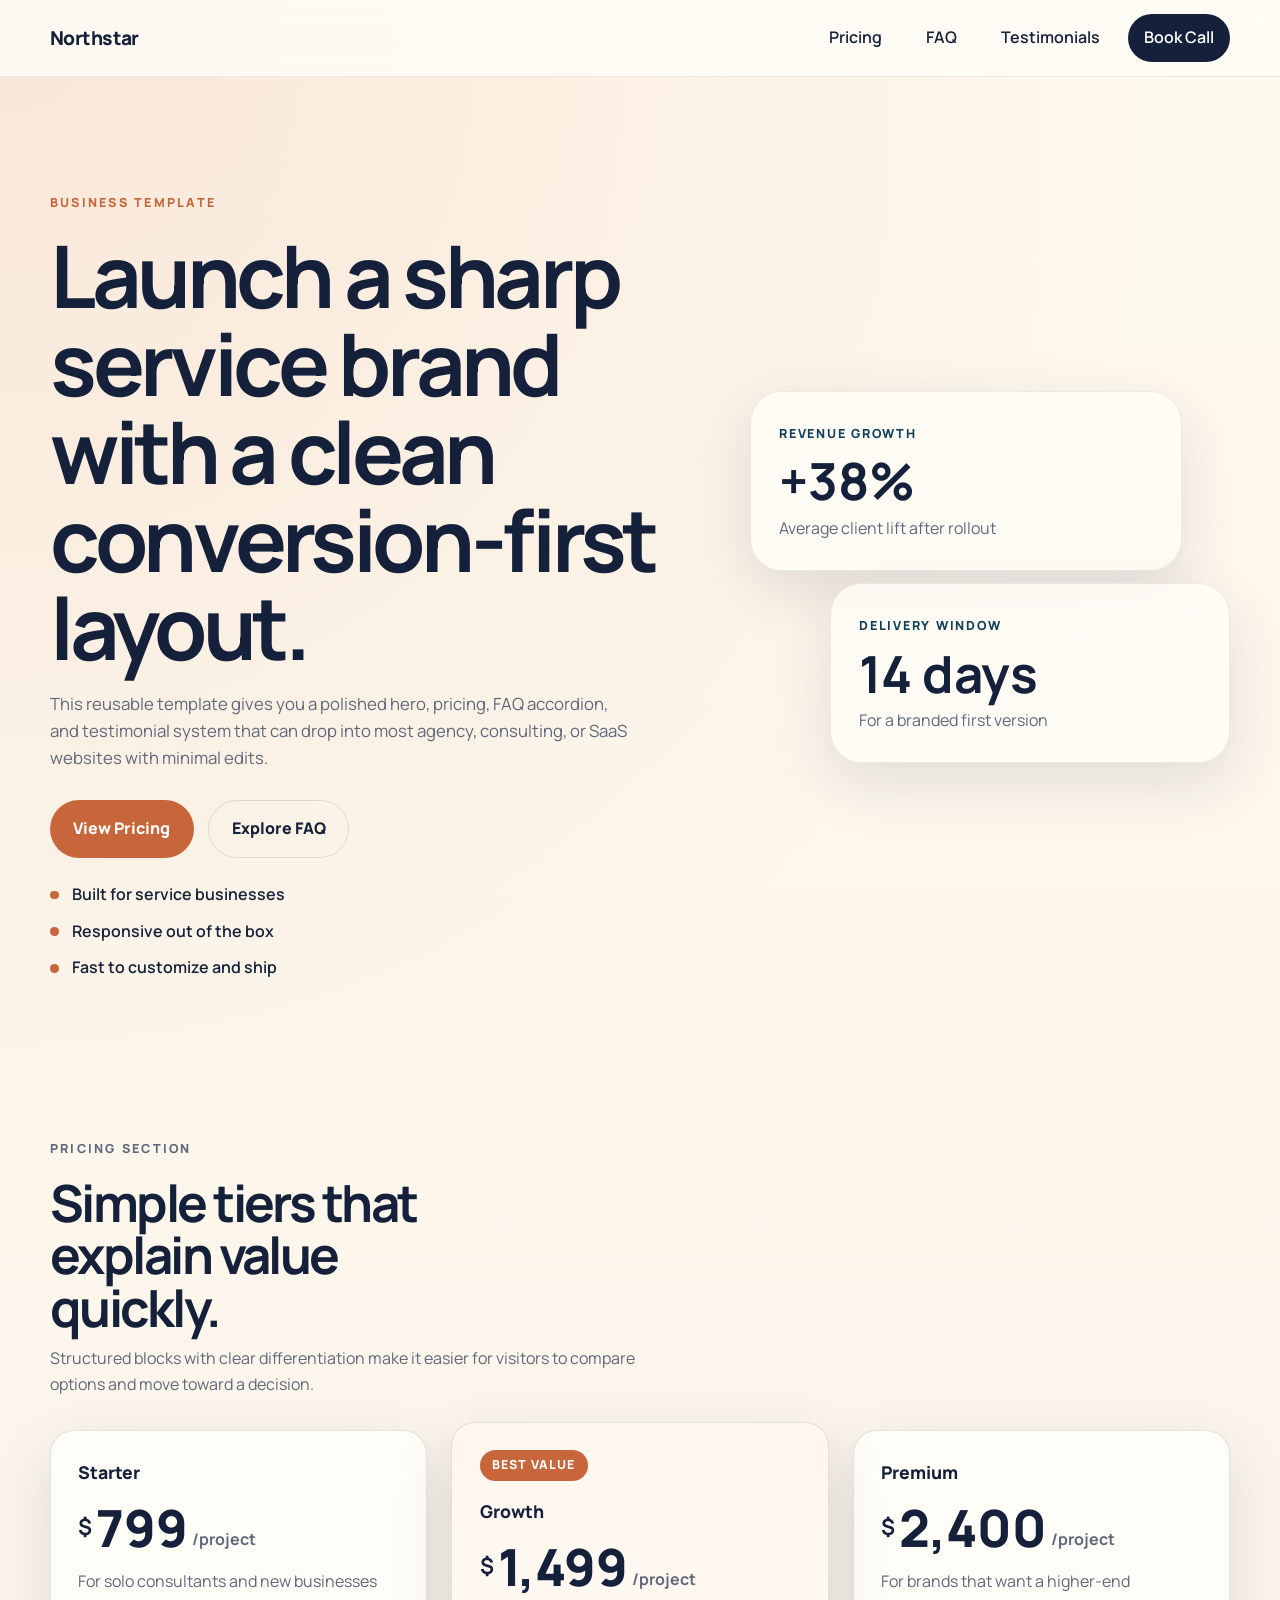
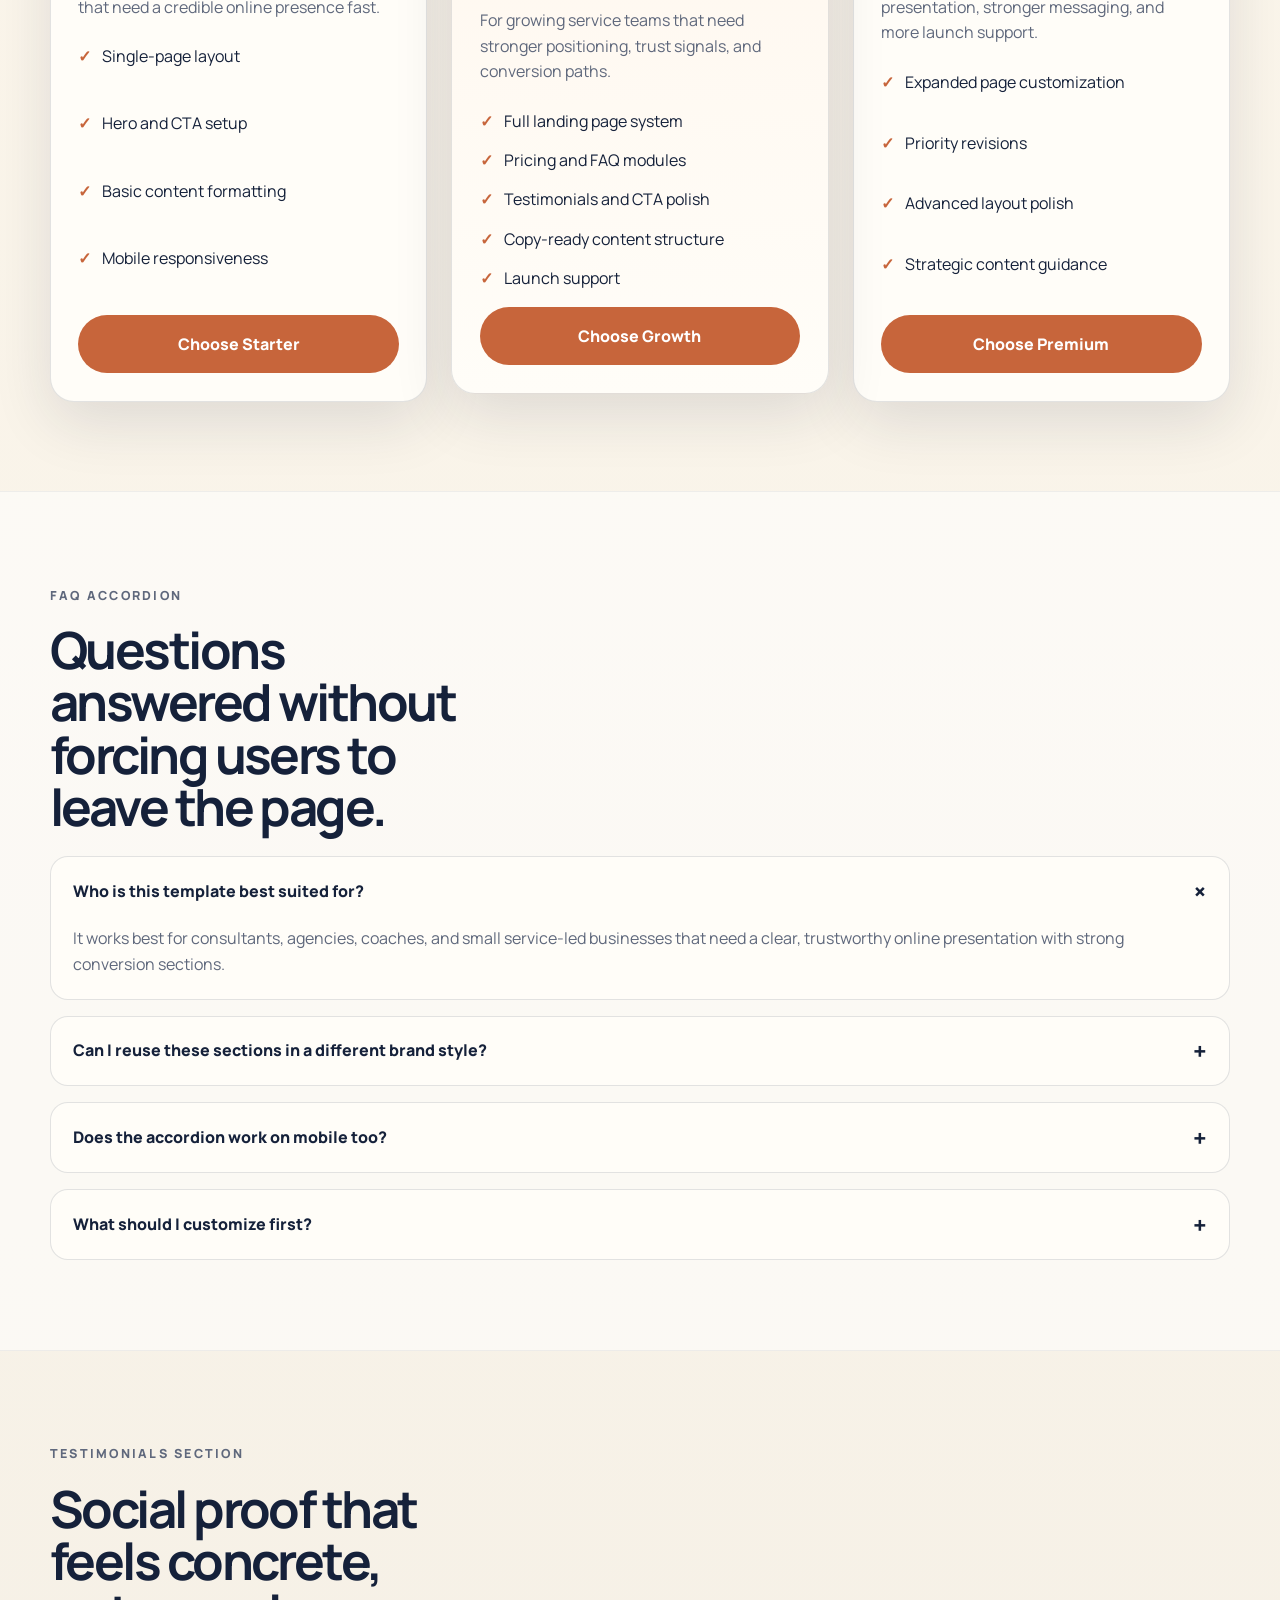
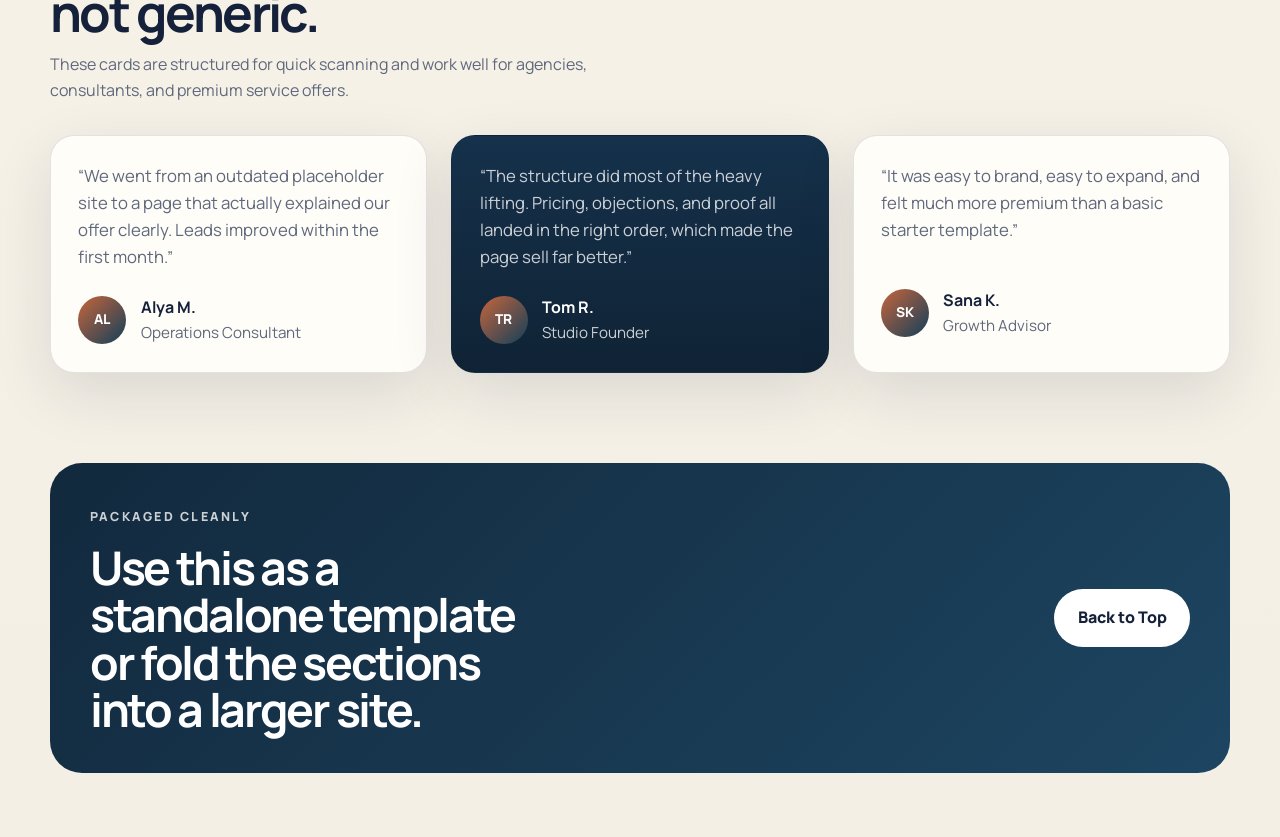
<file: Business Website Home Page/Template/index.html>
<!DOCTYPE html>
<html lang="en">
<head>
  <meta charset="UTF-8">
  <meta name="viewport" content="width=device-width, initial-scale=1.0">
  <title>Business Template Pack</title>
  <meta name="description" content="Reusable business website template featuring hero, pricing, FAQ accordion, and testimonials.">
  <link rel="preconnect" href="https://fonts.googleapis.com">
  <link rel="preconnect" href="https://fonts.gstatic.com" crossorigin>
  <link href="https://fonts.googleapis.com/css2?family=Manrope:wght@400;500;600;700;800&display=swap" rel="stylesheet">
  <link rel="stylesheet" href="styles.css">
</head>
<body>
  <header class="site-header">
    <div class="container nav-shell">
      <a class="brand" href="#hero">Northstar</a>
      <button class="nav-toggle" type="button" aria-expanded="false" aria-label="Toggle navigation">
        <span></span>
        <span></span>
        <span></span>
      </button>
      <nav class="site-nav">
        <a href="#pricing">Pricing</a>
        <a href="#faq">FAQ</a>
        <a href="#testimonials">Testimonials</a>
        <a href="#contact" class="nav-cta">Book Call</a>
      </nav>
    </div>
  </header>

  <main>
    <section id="hero" class="hero">
      <div class="container hero-grid">
        <div class="hero-copy">
          <p class="eyebrow">Business Template</p>
          <h1>Launch a sharp service brand with a clean conversion-first layout.</h1>
          <p class="hero-text">This reusable template gives you a polished hero, pricing, FAQ accordion, and testimonial system that can drop into most agency, consulting, or SaaS websites with minimal edits.</p>
          <div class="hero-actions">
            <a href="#pricing" class="btn btn-primary">View Pricing</a>
            <a href="#faq" class="btn btn-secondary">Explore FAQ</a>
          </div>
          <ul class="hero-points">
            <li>Built for service businesses</li>
            <li>Responsive out of the box</li>
            <li>Fast to customize and ship</li>
          </ul>
        </div>
        <div class="hero-visual" aria-hidden="true">
          <div class="visual-card visual-main">
            <span class="visual-label">Revenue Growth</span>
            <strong>+38%</strong>
            <p>Average client lift after rollout</p>
          </div>
          <div class="visual-card visual-side">
            <span class="visual-label">Delivery Window</span>
            <strong>14 days</strong>
            <p>For a branded first version</p>
          </div>
        </div>
      </div>
    </section>

    <section id="pricing" class="pricing section-block">
      <div class="container section-heading">
        <p class="eyebrow">Pricing Section</p>
        <h2>Simple tiers that explain value quickly.</h2>
        <p>Structured blocks with clear differentiation make it easier for visitors to compare options and move toward a decision.</p>
      </div>
      <div class="container pricing-grid">
        <article class="pricing-card">
          <p class="plan-name">Starter</p>
          <div class="price-row">
            <span class="currency">$</span>
            <span class="price">799</span>
            <span class="term">/project</span>
          </div>
          <p class="plan-copy">For solo consultants and new businesses that need a credible online presence fast.</p>
          <ul class="feature-list">
            <li>Single-page layout</li>
            <li>Hero and CTA setup</li>
            <li>Basic content formatting</li>
            <li>Mobile responsiveness</li>
          </ul>
          <a href="#contact" class="btn btn-primary btn-full">Choose Starter</a>
        </article>

        <article class="pricing-card featured">
          <p class="badge">Best Value</p>
          <p class="plan-name">Growth</p>
          <div class="price-row">
            <span class="currency">$</span>
            <span class="price">1,499</span>
            <span class="term">/project</span>
          </div>
          <p class="plan-copy">For growing service teams that need stronger positioning, trust signals, and conversion paths.</p>
          <ul class="feature-list">
            <li>Full landing page system</li>
            <li>Pricing and FAQ modules</li>
            <li>Testimonials and CTA polish</li>
            <li>Copy-ready content structure</li>
            <li>Launch support</li>
          </ul>
          <a href="#contact" class="btn btn-primary btn-full">Choose Growth</a>
        </article>

        <article class="pricing-card">
          <p class="plan-name">Premium</p>
          <div class="price-row">
            <span class="currency">$</span>
            <span class="price">2,400</span>
            <span class="term">/project</span>
          </div>
          <p class="plan-copy">For brands that want a higher-end presentation, stronger messaging, and more launch support.</p>
          <ul class="feature-list">
            <li>Expanded page customization</li>
            <li>Priority revisions</li>
            <li>Advanced layout polish</li>
            <li>Strategic content guidance</li>
          </ul>
          <a href="#contact" class="btn btn-primary btn-full">Choose Premium</a>
        </article>
      </div>
    </section>

    <section id="faq" class="faq section-block alt-surface">
      <div class="container section-heading compact">
        <p class="eyebrow">FAQ Accordion</p>
        <h2>Questions answered without forcing users to leave the page.</h2>
      </div>
      <div class="container faq-list">
        <article class="faq-item active">
          <button class="faq-trigger" type="button" aria-expanded="true">
            <span>Who is this template best suited for?</span>
            <span class="faq-icon">+</span>
          </button>
          <div class="faq-panel">
            <p>It works best for consultants, agencies, coaches, and small service-led businesses that need a clear, trustworthy online presentation with strong conversion sections.</p>
          </div>
        </article>

        <article class="faq-item">
          <button class="faq-trigger" type="button" aria-expanded="false">
            <span>Can I reuse these sections in a different brand style?</span>
            <span class="faq-icon">+</span>
          </button>
          <div class="faq-panel">
            <p>Yes. The package uses a small set of CSS variables, so updating colors, radius, type scale, and spacing is straightforward.</p>
          </div>
        </article>

        <article class="faq-item">
          <button class="faq-trigger" type="button" aria-expanded="false">
            <span>Does the accordion work on mobile too?</span>
            <span class="faq-icon">+</span>
          </button>
          <div class="faq-panel">
            <p>Yes. The interaction is built with plain JavaScript and the layout collapses cleanly at smaller breakpoints.</p>
          </div>
        </article>

        <article class="faq-item">
          <button class="faq-trigger" type="button" aria-expanded="false">
            <span>What should I customize first?</span>
            <span class="faq-icon">+</span>
          </button>
          <div class="faq-panel">
            <p>Start with the hero headline, CTA copy, pricing details, and testimonial text. Those four areas usually drive most of the perception and conversion impact.</p>
          </div>
        </article>
      </div>
    </section>

    <section id="testimonials" class="testimonials section-block">
      <div class="container section-heading">
        <p class="eyebrow">Testimonials Section</p>
        <h2>Social proof that feels concrete, not generic.</h2>
        <p>These cards are structured for quick scanning and work well for agencies, consultants, and premium service offers.</p>
      </div>
      <div class="container testimonial-grid">
        <article class="testimonial-card">
          <p class="quote">“We went from an outdated placeholder site to a page that actually explained our offer clearly. Leads improved within the first month.”</p>
          <div class="person-row">
            <div class="avatar">AL</div>
            <div>
              <strong>Alya M.</strong>
              <span>Operations Consultant</span>
            </div>
          </div>
        </article>

        <article class="testimonial-card emphasis">
          <p class="quote">“The structure did most of the heavy lifting. Pricing, objections, and proof all landed in the right order, which made the page sell far better.”</p>
          <div class="person-row">
            <div class="avatar">TR</div>
            <div>
              <strong>Tom R.</strong>
              <span>Studio Founder</span>
            </div>
          </div>
        </article>

        <article class="testimonial-card">
          <p class="quote">“It was easy to brand, easy to expand, and felt much more premium than a basic starter template.”</p>
          <div class="person-row">
            <div class="avatar">SK</div>
            <div>
              <strong>Sana K.</strong>
              <span>Growth Advisor</span>
            </div>
          </div>
        </article>
      </div>
    </section>

    <section id="contact" class="template-cta">
      <div class="container template-cta-shell">
        <div>
          <p class="eyebrow light">Packaged Cleanly</p>
          <h2>Use this as a standalone template or fold the sections into a larger site.</h2>
        </div>
        <a href="#hero" class="btn btn-light">Back to Top</a>
      </div>
    </section>
  </main>

  <script src="script.js"></script>
</body>
</html>
</file>
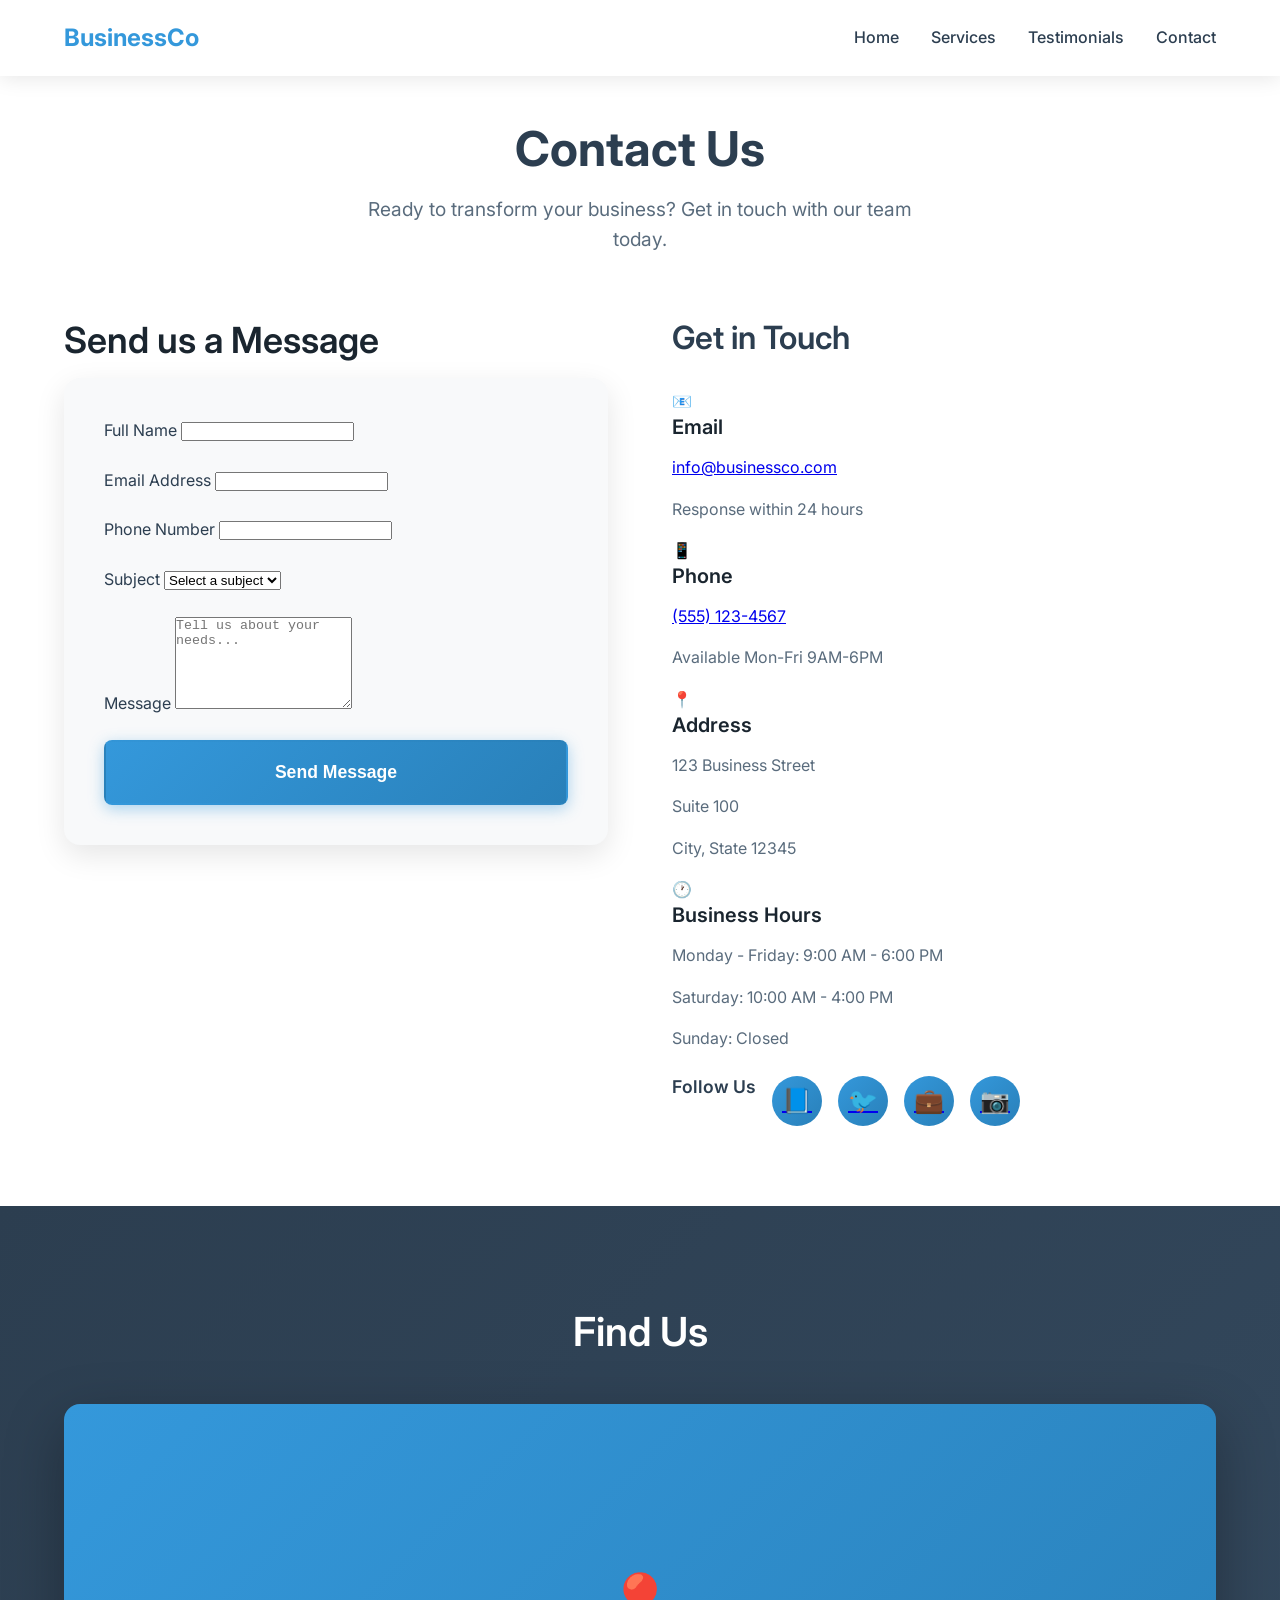
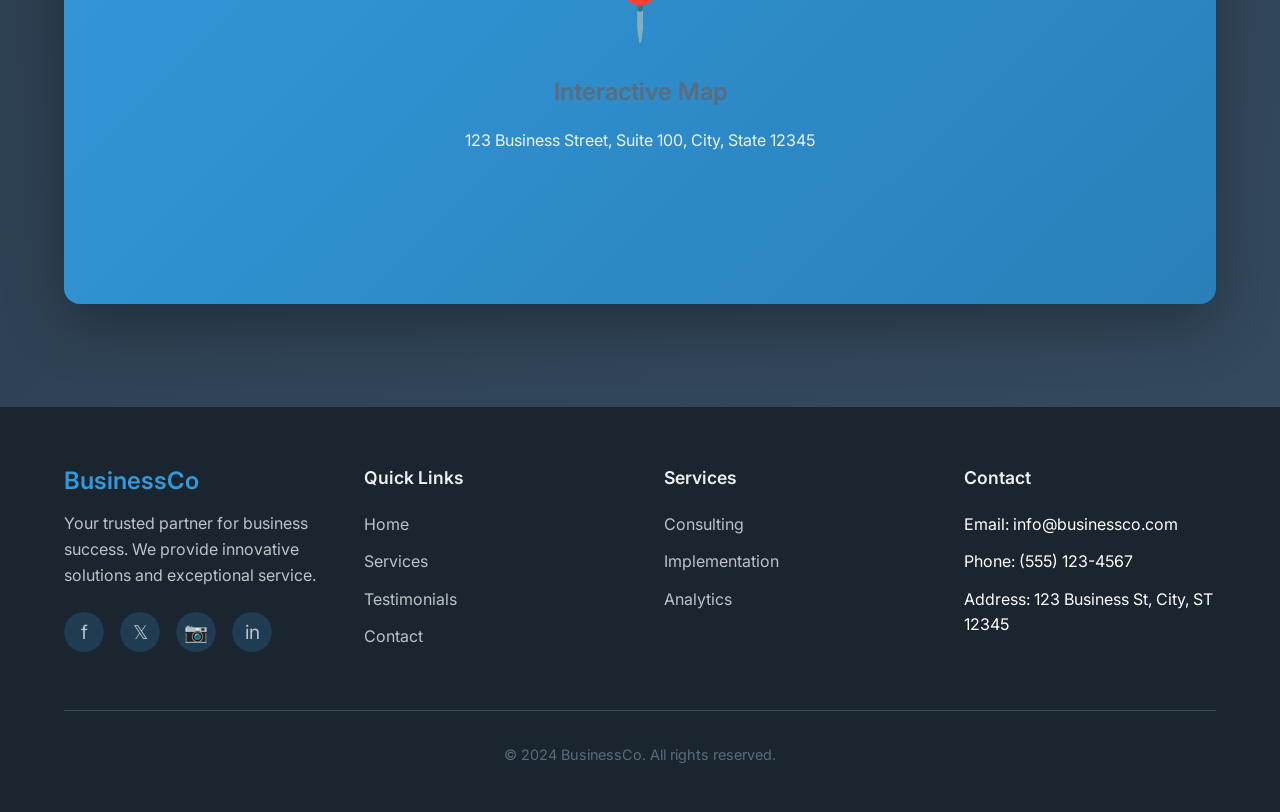
<file: Business Website Home Page/contact.html>
<!DOCTYPE html>
<html lang="en">
<head>
    <meta charset="UTF-8">
    <meta name="viewport" content="width=device-width, initial-scale=1.0">
    <title>Contact Us - BusinessCo</title>
    <meta name="description" content="Get in touch with BusinessCo. Contact us for inquiries, consultations, and business solutions.">
    <link rel="stylesheet" href="styles.css">
    <link rel="preconnect" href="https://fonts.googleapis.com">
    <link rel="preconnect" href="https://fonts.gstatic.com" crossorigin>
    <link href="https://fonts.googleapis.com/css2?family=Inter:wght@300;400;500;600;700&display=swap" rel="stylesheet">
</head>
<body>
    <!-- Navigation Bar -->
    <nav class="navbar">
        <div class="container">
            <div class="logo">
                <h1>BusinessCo</h1>
            </div>
            <ul class="nav-links">
                <li><a href="index.html">Home</a></li>
                <li><a href="services.html">Services</a></li>
                <li><a href="index.html#testimonials">Testimonials</a></li>
                <li><a href="contact.html">Contact</a></li>
            </ul>
            <button class="hamburger" type="button" aria-label="Toggle navigation">
                <span class="bar"></span>
                <span class="bar"></span>
                <span class="bar"></span>
            </button>
        </div>
    </nav>

    <!-- Contact Section -->
    <section id="contact" class="contact">
        <div class="container">
            <div class="contact-header">
                <h1>Contact Us</h1>
                <p>Ready to transform your business? Get in touch with our team today.</p>
            </div>

            <div class="contact-grid">
                <div class="contact-form">
                    <h2>Send us a Message</h2>
                    <form class="contact-form-ui" id="contactForm">
                        <div class="form-group">
                            <label for="name">Full Name</label>
                            <input type="text" id="name" name="name" required>
                        </div>

                        <div class="form-group">
                            <label for="email">Email Address</label>
                            <input type="email" id="email" name="email" required>
                        </div>

                        <div class="form-group">
                            <label for="phone">Phone Number</label>
                            <input type="tel" id="phone" name="phone" required>
                        </div>

                        <div class="form-group">
                            <label for="subject">Subject</label>
                            <select id="subject" name="subject" required>
                                <option value="">Select a subject</option>
                                <option value="consulting">Consulting</option>
                                <option value="implementation">Implementation</option>
                                <option value="analytics">Analytics</option>
                                <option value="general">General Inquiry</option>
                                <option value="support">Support</option>
                            </select>
                        </div>

                        <div class="form-group">
                            <label for="message">Message</label>
                            <textarea id="message" name="message" rows="6" placeholder="Tell us about your needs..." required></textarea>
                        </div>

                        <button type="submit" class="btn primary large">Send Message</button>
                    </form>
                </div>

                <div class="contact-info">
                    <h2>Get in Touch</h2>

                    <div class="info-item">
                        <div class="info-icon">📧</div>
                        <div>
                            <h4>Email</h4>
                            <p><a href="mailto:info@businessco.com">info@businessco.com</a></p>
                            <p class="small">Response within 24 hours</p>
                        </div>
                    </div>

                    <div class="info-item">
                        <div class="info-icon">📱</div>
                        <div>
                            <h4>Phone</h4>
                            <p><a href="tel:+15551234567">(555) 123-4567</a></p>
                            <p class="small">Available Mon-Fri 9AM-6PM</p>
                        </div>
                    </div>

                    <div class="info-item">
                        <div class="info-icon">📍</div>
                        <div>
                            <h4>Address</h4>
                            <p>123 Business Street</p>
                            <p>Suite 100</p>
                            <p>City, State 12345</p>
                        </div>
                    </div>

                    <div class="info-item">
                        <div class="info-icon">🕐</div>
                        <div>
                            <h4>Business Hours</h4>
                            <p>Monday - Friday: 9:00 AM - 6:00 PM</p>
                            <p>Saturday: 10:00 AM - 4:00 PM</p>
                            <p>Sunday: Closed</p>
                        </div>
                    </div>

                    <div class="social-links">
                        <h4>Follow Us</h4>
                        <div class="social-icons">
                            <a href="#" class="social-link" title="Facebook">📘</a>
                            <a href="#" class="social-link" title="Twitter">🐦</a>
                            <a href="#" class="social-link" title="LinkedIn">💼</a>
                            <a href="#" class="social-link" title="Instagram">📷</a>
                        </div>
                    </div>
                </div>
            </div>
        </div>
    </section>

    <!-- Map Section -->
    <section class="map-section">
        <div class="container">
            <h2>Find Us</h2>
            <div class="map-container">
                <div class="map-placeholder">
                    <div class="map-icon">📍</div>
                    <p>Interactive Map</p>
                    <small>123 Business Street, Suite 100, City, State 12345</small>
                </div>
            </div>
        </div>
    </section>

    <!-- Footer -->
    <footer class="footer">
        <div class="container">
            <div class="footer-grid">
                <div class="footer-section">
                    <h3>BusinessCo</h3>
                    <p>Your trusted partner for business success. We provide innovative solutions and exceptional service.</p>
                    <div class="social-links">
                        <a href="#" class="social-link" title="Facebook">f</a>
                        <a href="#" class="social-link" title="Twitter">𝕏</a>
                        <a href="#" class="social-link" title="Instagram">📷</a>
                        <a href="#" class="social-link" title="LinkedIn">in</a>
                    </div>
                </div>

                <div class="footer-section">
                    <h4>Quick Links</h4>
                    <ul>
                        <li><a href="index.html">Home</a></li>
                        <li><a href="services.html">Services</a></li>
                        <li><a href="index.html#testimonials">Testimonials</a></li>
                        <li><a href="contact.html">Contact</a></li>
                    </ul>
                </div>

                <div class="footer-section">
                    <h4>Services</h4>
                    <ul>
                        <li><a href="services.html#consulting">Consulting</a></li>
                        <li><a href="services.html#implementation">Implementation</a></li>
                        <li><a href="services.html#analytics">Analytics</a></li>
                    </ul>
                </div>

                <div class="footer-section">
                    <h4>Contact</h4>
                    <ul>
                        <li>Email: info@businessco.com</li>
                        <li>Phone: (555) 123-4567</li>
                        <li>Address: 123 Business St, City, ST 12345</li>
                    </ul>
                </div>
            </div>

            <div class="footer-bottom">
                <p>&copy; 2024 BusinessCo. All rights reserved.</p>
            </div>
        </div>
    </footer>

    <script src="script.js"></script>
</body>
</html>
</file>
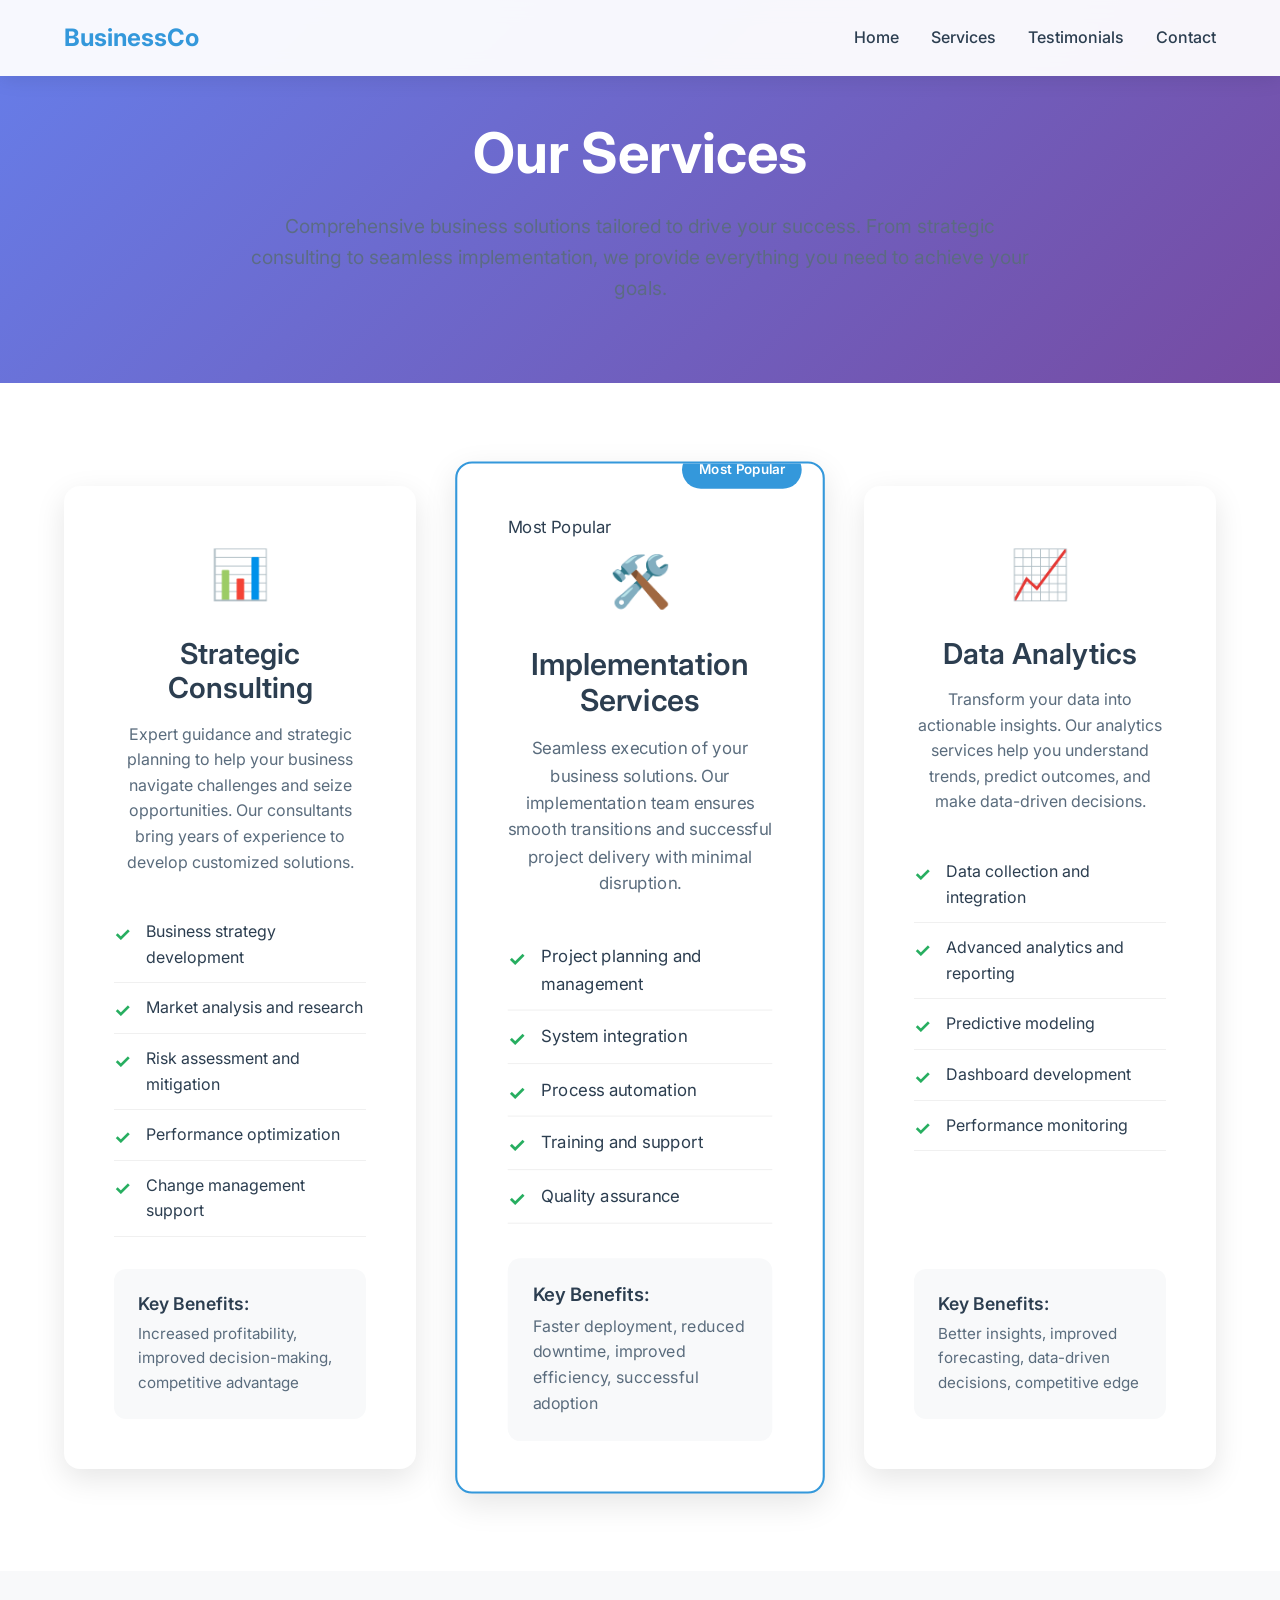
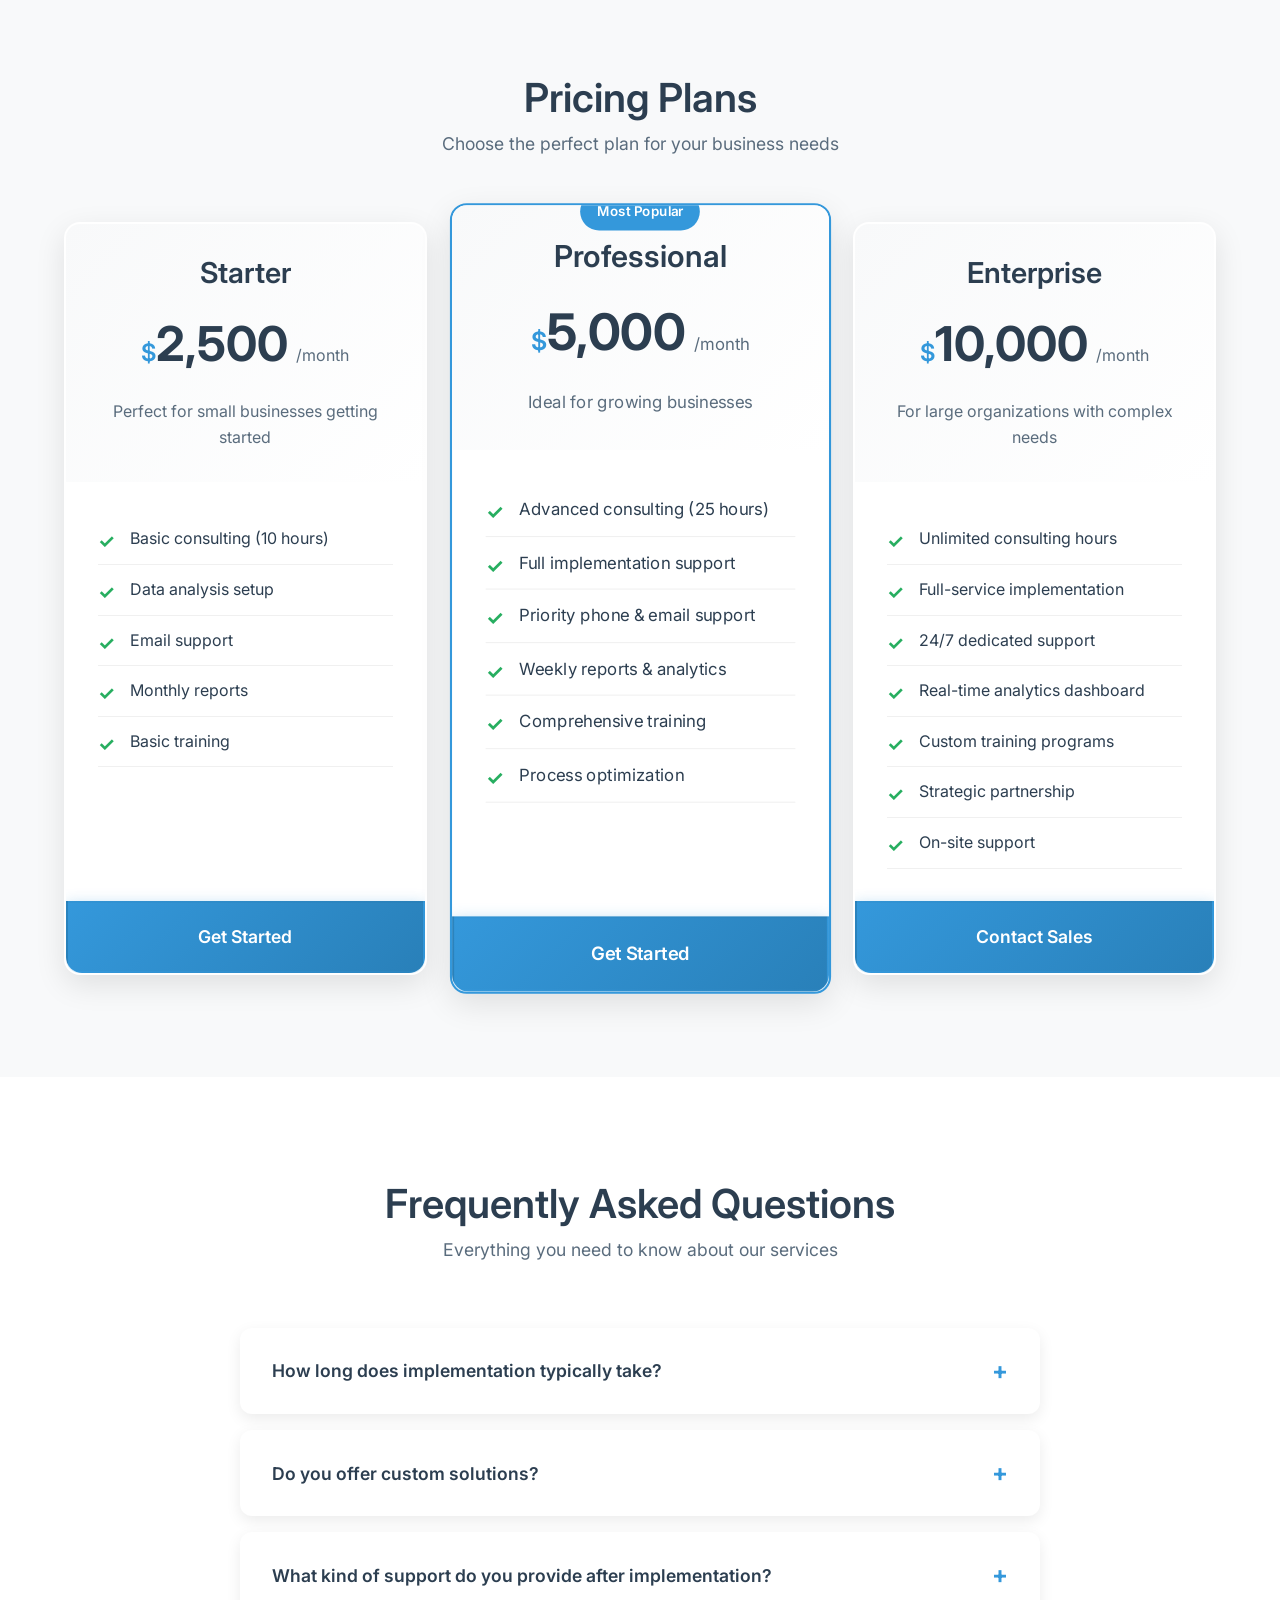
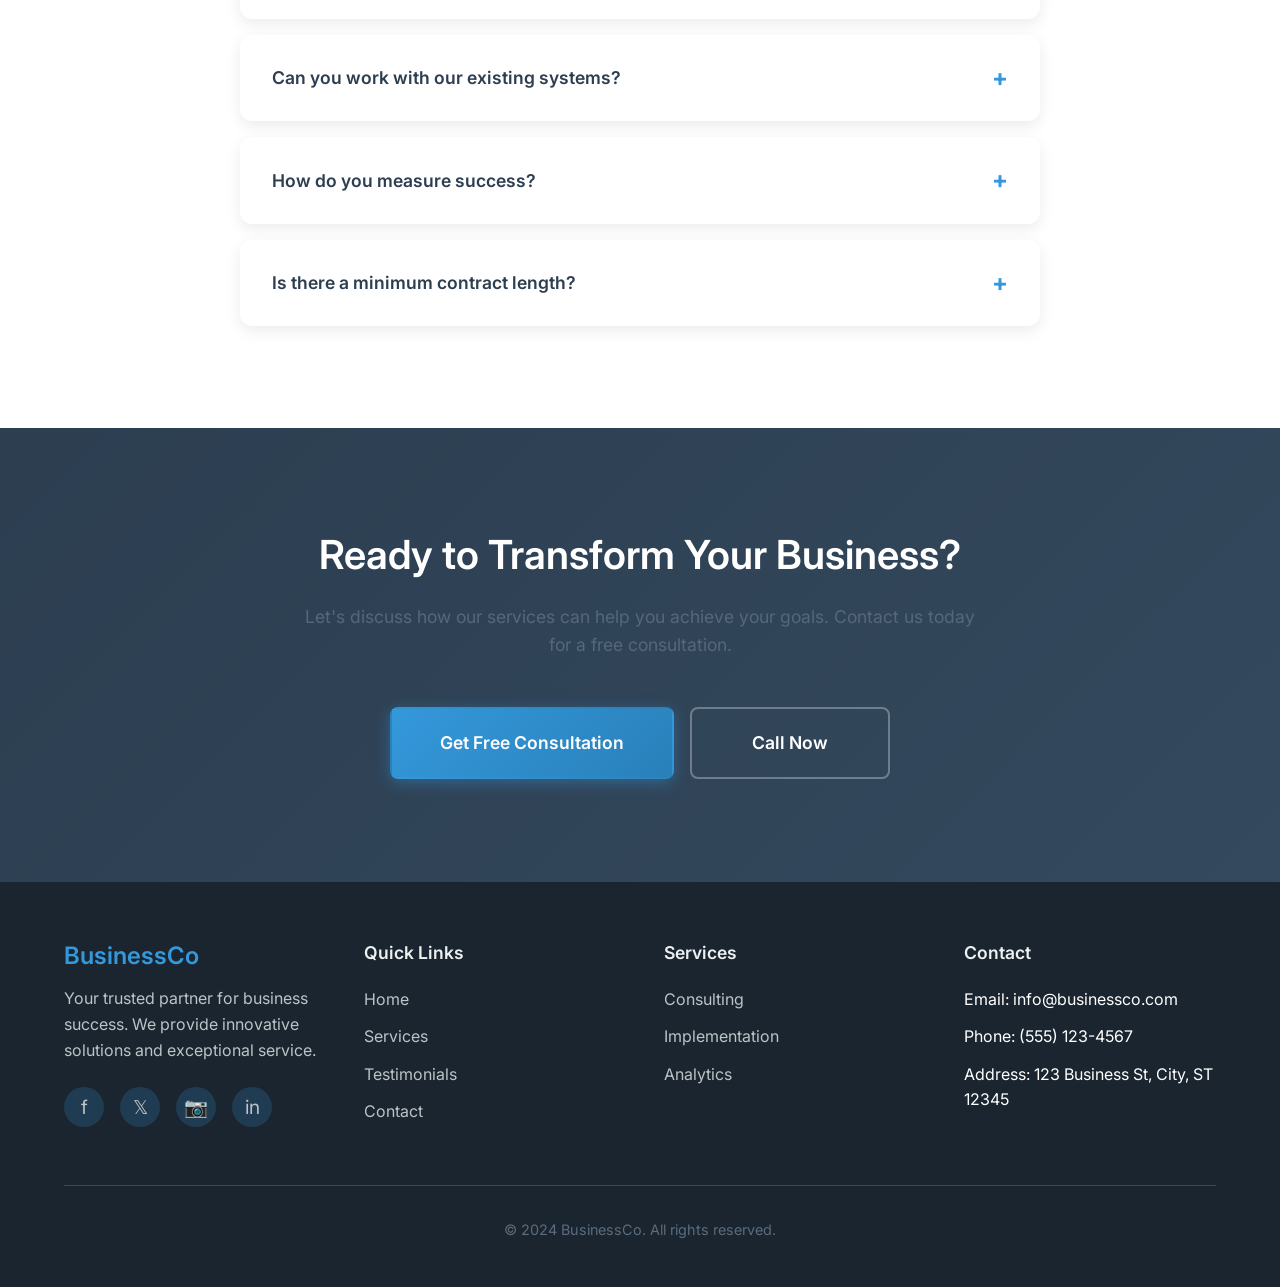
<file: Business Website Home Page/services.html>
<!DOCTYPE html>
<html lang="en">
<head>
    <meta charset="UTF-8">
    <meta name="viewport" content="width=device-width, initial-scale=1.0">
    <title>Our Services - BusinessCo</title>
    <meta name="description" content="Comprehensive business services including consulting, implementation, and analytics. Discover our pricing and solutions.">
    <link rel="stylesheet" href="styles.css">
    <link rel="preconnect" href="https://fonts.googleapis.com">
    <link rel="preconnect" href="https://fonts.gstatic.com" crossorigin>
    <link href="https://fonts.googleapis.com/css2?family=Inter:wght@300;400;500;600;700&display=swap" rel="stylesheet">
</head>
<body>
    <!-- Navigation Bar -->
    <nav class="navbar">
        <div class="container">
            <div class="logo">
                <h1>BusinessCo</h1>
            </div>
            <ul class="nav-links">
                <li><a href="index.html">Home</a></li>
                <li><a href="services.html">Services</a></li>
                <li><a href="index.html#testimonials">Testimonials</a></li>
                <li><a href="contact.html">Contact</a></li>
            </ul>
            <button class="hamburger" type="button" aria-label="Toggle navigation">
                <span class="bar"></span>
                <span class="bar"></span>
                <span class="bar"></span>
            </button>
        </div>
    </nav>

    <!-- Services Header -->
    <section class="services-header">
        <div class="container">
            <h1>Our Services</h1>
            <p>Comprehensive business solutions tailored to drive your success. From strategic consulting to seamless implementation, we provide everything you need to achieve your goals.</p>
        </div>
    </section>

    <!-- Service Cards Section -->
    <section class="services-detailed">
        <div class="container">
            <div class="services-grid-detailed">
                <div id="consulting" class="service-card-detailed">
                    <div class="service-icon-large">📊</div>
                    <h3>Strategic Consulting</h3>
                    <p class="service-description">Expert guidance and strategic planning to help your business navigate challenges and seize opportunities. Our consultants bring years of experience to develop customized solutions.</p>
                    <ul class="service-features">
                        <li>Business strategy development</li>
                        <li>Market analysis and research</li>
                        <li>Risk assessment and mitigation</li>
                        <li>Performance optimization</li>
                        <li>Change management support</li>
                    </ul>
                    <div class="service-benefits">
                        <h4>Key Benefits:</h4>
                        <p>Increased profitability, improved decision-making, competitive advantage</p>
                    </div>
                </div>

                <div id="implementation" class="service-card-detailed featured">
                    <div class="popular-badge-large">Most Popular</div>
                    <div class="service-icon-large">🛠️</div>
                    <h3>Implementation Services</h3>
                    <p class="service-description">Seamless execution of your business solutions. Our implementation team ensures smooth transitions and successful project delivery with minimal disruption.</p>
                    <ul class="service-features">
                        <li>Project planning and management</li>
                        <li>System integration</li>
                        <li>Process automation</li>
                        <li>Training and support</li>
                        <li>Quality assurance</li>
                    </ul>
                    <div class="service-benefits">
                        <h4>Key Benefits:</h4>
                        <p>Faster deployment, reduced downtime, improved efficiency, successful adoption</p>
                    </div>
                </div>

                <div id="analytics" class="service-card-detailed">
                    <div class="service-icon-large">📈</div>
                    <h3>Data Analytics</h3>
                    <p class="service-description">Transform your data into actionable insights. Our analytics services help you understand trends, predict outcomes, and make data-driven decisions.</p>
                    <ul class="service-features">
                        <li>Data collection and integration</li>
                        <li>Advanced analytics and reporting</li>
                        <li>Predictive modeling</li>
                        <li>Dashboard development</li>
                        <li>Performance monitoring</li>
                    </ul>
                    <div class="service-benefits">
                        <h4>Key Benefits:</h4>
                        <p>Better insights, improved forecasting, data-driven decisions, competitive edge</p>
                    </div>
                </div>
            </div>
        </div>
    </section>

    <!-- Pricing Blocks Section -->
    <section class="pricing">
        <div class="container">
            <h2>Pricing Plans</h2>
            <p class="section-subtitle">Choose the perfect plan for your business needs</p>

            <div class="pricing-grid">
                <div class="pricing-card">
                    <div class="pricing-header">
                        <h3>Starter</h3>
                        <div class="price">
                            <span class="currency">$</span>
                            <span class="amount">2,500</span>
                            <span class="period">/month</span>
                        </div>
                        <p>Perfect for small businesses getting started</p>
                    </div>
                    <ul class="pricing-features">
                        <li>Basic consulting (10 hours)</li>
                        <li>Data analysis setup</li>
                        <li>Email support</li>
                        <li>Monthly reports</li>
                        <li>Basic training</li>
                    </ul>
                    <a href="contact.html" class="btn primary large">Get Started</a>
                </div>

                <div class="pricing-card featured">
                    <div class="popular-badge">Most Popular</div>
                    <div class="pricing-header">
                        <h3>Professional</h3>
                        <div class="price">
                            <span class="currency">$</span>
                            <span class="amount">5,000</span>
                            <span class="period">/month</span>
                        </div>
                        <p>Ideal for growing businesses</p>
                    </div>
                    <ul class="pricing-features">
                        <li>Advanced consulting (25 hours)</li>
                        <li>Full implementation support</li>
                        <li>Priority phone & email support</li>
                        <li>Weekly reports & analytics</li>
                        <li>Comprehensive training</li>
                        <li>Process optimization</li>
                    </ul>
                    <a href="contact.html" class="btn primary large">Get Started</a>
                </div>

                <div class="pricing-card">
                    <div class="pricing-header">
                        <h3>Enterprise</h3>
                        <div class="price">
                            <span class="currency">$</span>
                            <span class="amount">10,000</span>
                            <span class="period">/month</span>
                        </div>
                        <p>For large organizations with complex needs</p>
                    </div>
                    <ul class="pricing-features">
                        <li>Unlimited consulting hours</li>
                        <li>Full-service implementation</li>
                        <li>24/7 dedicated support</li>
                        <li>Real-time analytics dashboard</li>
                        <li>Custom training programs</li>
                        <li>Strategic partnership</li>
                        <li>On-site support</li>
                    </ul>
                    <a href="contact.html" class="btn primary large">Contact Sales</a>
                </div>
            </div>
        </div>
    </section>

    <!-- FAQ Section -->
    <section class="faq">
        <div class="container">
            <h2>Frequently Asked Questions</h2>
            <p class="section-subtitle">Everything you need to know about our services</p>

            <div class="faq-grid">
                <div class="faq-item">
                    <div class="faq-question">
                        <h4>How long does implementation typically take?</h4>
                        <span class="faq-toggle">+</span>
                    </div>
                    <div class="faq-answer">
                        <p>Implementation timelines vary depending on the complexity of your project. Simple implementations can take 2-4 weeks, while more complex enterprise solutions may take 3-6 months. We'll provide a detailed timeline during our initial consultation.</p>
                    </div>
                </div>

                <div class="faq-item">
                    <div class="faq-question">
                        <h4>Do you offer custom solutions?</h4>
                        <span class="faq-toggle">+</span>
                    </div>
                    <div class="faq-answer">
                        <p>Absolutely! We specialize in customized solutions tailored to your specific business needs. Our team works closely with you to understand your unique challenges and develop solutions that fit your requirements perfectly.</p>
                    </div>
                </div>

                <div class="faq-item">
                    <div class="faq-question">
                        <h4>What kind of support do you provide after implementation?</h4>
                        <span class="faq-toggle">+</span>
                    </div>
                    <div class="faq-answer">
                        <p>We provide comprehensive post-implementation support including training, troubleshooting, maintenance, and ongoing optimization. Support levels vary by plan, with Enterprise clients receiving 24/7 dedicated support.</p>
                    </div>
                </div>

                <div class="faq-item">
                    <div class="faq-question">
                        <h4>Can you work with our existing systems?</h4>
                        <span class="faq-toggle">+</span>
                    </div>
                    <div class="faq-answer">
                        <p>Yes, we have extensive experience integrating with existing systems and platforms. Our team conducts thorough assessments to ensure seamless integration and minimal disruption to your current operations.</p>
                    </div>
                </div>

                <div class="faq-item">
                    <div class="faq-question">
                        <h4>How do you measure success?</h4>
                        <span class="faq-toggle">+</span>
                    </div>
                    <div class="faq-answer">
                        <p>We establish clear KPIs and success metrics at the beginning of each project. Regular reporting and analytics help track progress, and we continuously optimize solutions to ensure maximum ROI and business impact.</p>
                    </div>
                </div>

                <div class="faq-item">
                    <div class="faq-question">
                        <h4>Is there a minimum contract length?</h4>
                        <span class="faq-toggle">+</span>
                    </div>
                    <div class="faq-answer">
                        <p>Our Starter plan has no minimum commitment. Professional and Enterprise plans require a 3-month minimum to ensure proper implementation and value delivery. We want to build long-term partnerships with our clients.</p>
                    </div>
                </div>
            </div>
        </div>
    </section>

    <!-- CTA Section -->
    <section class="cta">
        <div class="container">
            <div class="cta-content">
                <h2>Ready to Transform Your Business?</h2>
                <p>Let's discuss how our services can help you achieve your goals. Contact us today for a free consultation.</p>
                <div class="cta-buttons">
                    <a href="contact.html" class="btn primary large">Get Free Consultation</a>
                    <a href="tel:+15551234567" class="btn secondary large">Call Now</a>
                </div>
            </div>
        </div>
    </section>

    <!-- Footer -->
    <footer class="footer">
        <div class="container">
            <div class="footer-grid">
                <div class="footer-section">
                    <h3>BusinessCo</h3>
                    <p>Your trusted partner for business success. We provide innovative solutions and exceptional service.</p>
                    <div class="social-links">
                        <a href="#" class="social-link" title="Facebook">f</a>
                        <a href="#" class="social-link" title="Twitter">𝕏</a>
                        <a href="#" class="social-link" title="Instagram">📷</a>
                        <a href="#" class="social-link" title="LinkedIn">in</a>
                    </div>
                </div>

                <div class="footer-section">
                    <h4>Quick Links</h4>
                    <ul>
                        <li><a href="index.html">Home</a></li>
                        <li><a href="services.html">Services</a></li>
                        <li><a href="index.html#testimonials">Testimonials</a></li>
                        <li><a href="contact.html">Contact</a></li>
                    </ul>
                </div>

                <div class="footer-section">
                    <h4>Services</h4>
                    <ul>
                        <li><a href="#consulting">Consulting</a></li>
                        <li><a href="#implementation">Implementation</a></li>
                        <li><a href="#analytics">Analytics</a></li>
                    </ul>
                </div>

                <div class="footer-section">
                    <h4>Contact</h4>
                    <ul>
                        <li>Email: info@businessco.com</li>
                        <li>Phone: (555) 123-4567</li>
                        <li>Address: 123 Business St, City, ST 12345</li>
                    </ul>
                </div>
            </div>

            <div class="footer-bottom">
                <p>&copy; 2024 BusinessCo. All rights reserved.</p>
            </div>
        </div>
    </footer>

    <script src="script.js"></script>
</body>
</html>
</file>
<file: Business Website Home Page/styles.css>
/* Reset and base styles */
* {
  margin: 0;
  padding: 0;
  box-sizing: border-box;
}

:root {
  --container-width: 1200px;
  --section-space: clamp(4.5rem, 8vw, 6.5rem);
  --surface: #ffffff;
  --surface-muted: #f8f9fa;
  --text: #2c3e50;
  --text-muted: #5a6c7d;
  --brand: #3498db;
  --brand-dark: #2980b9;
  --shadow-sm: 0 10px 30px rgba(0, 0, 0, 0.08);
  --shadow-md: 0 16px 40px rgba(0, 0, 0, 0.12);
  --radius-lg: 20px;
  --radius-md: 16px;
}

html {
  scroll-behavior: smooth;
}

body {
  font-family:
    "Inter",
    -apple-system,
    BlinkMacSystemFont,
    "Segoe UI",
    Roboto,
    sans-serif;
  line-height: 1.6;
  color: #2c3e50;
  background-color: #ffffff;
  font-size: 16px;
  overflow-x: hidden;
}

h1,
h2,
h3,
h4,
h5,
h6 {
  font-weight: 600;
  line-height: 1.2;
  margin-bottom: 1rem;
  color: #1a252f;
}

h1 {
  font-size: 3rem;
  font-weight: 700;
}
h2 {
  font-size: 2.25rem;
}
h3 {
  font-size: 1.5rem;
}
h4 {
  font-size: 1.25rem;
}

p {
  margin-bottom: 1rem;
  color: #5a6c7d;
}

.container {
  max-width: var(--container-width);
  margin: 0 auto;
  padding: 0 1.5rem;
  width: 100%;
}

/* Navigation */
.navbar {
  position: fixed;
  top: 0;
  width: 100%;
  background: rgba(255, 255, 255, 0.95);
  backdrop-filter: blur(10px);
  box-shadow: 0 2px 20px rgba(0, 0, 0, 0.1);
  z-index: 1000;
  transition: all 0.3s ease;
}

.navbar .container {
  display: flex;
  justify-content: space-between;
  align-items: center;
  min-height: 76px;
  padding: 0.9rem 1.5rem;
}

.logo h1 {
  font-size: 1.5rem;
  font-weight: 700;
  color: #3498db;
  margin: 0;
}

.nav-links {
  display: flex;
  list-style: none;
  gap: 2rem;
  align-items: center;
}

.nav-links a {
  text-decoration: none;
  color: #2c3e50;
  font-weight: 500;
  font-size: 1rem;
  transition: all 0.3s ease;
  position: relative;
}

.nav-links a::after {
  content: "";
  position: absolute;
  width: 0;
  height: 2px;
  bottom: -5px;
  left: 0;
  background: linear-gradient(90deg, #3498db, #2980b9);
  transition: width 0.3s ease;
}

.nav-links a:hover::after,
.nav-links a.active::after {
  width: 100%;
}

.nav-links a:hover {
  color: #3498db;
  transform: translateY(-2px);
}

/* Hamburger Menu */
.hamburger {
  display: none;
  flex-direction: column;
  cursor: pointer;
  padding: 0.5rem;
  border: 0;
  background: transparent;
  border-radius: 4px;
  transition: all 0.3s ease;
}

.hamburger:hover {
  background-color: rgba(52, 152, 219, 0.1);
}

.bar {
  width: 25px;
  height: 3px;
  background-color: #2c3e50;
  margin: 3px 0;
  transition: all 0.3s ease;
  border-radius: 2px;
}

/* Hero Section */
.hero {
  padding: 120px 0 80px;
  background: linear-gradient(135deg, #667eea 0%, #764ba2 100%);
  color: white;
  min-height: 100svh;
  display: flex;
  align-items: center;
}

.hero .container {
  display: grid;
  grid-template-columns: minmax(0, 1.05fr) minmax(280px, 0.95fr);
  gap: 4rem;
  align-items: center;
}

.hero-content,
.hero-image {
  width: 100%;
}

.hero-content h1 {
  font-size: 3.5rem;
  font-weight: 700;
  margin-bottom: 1.5rem;
  line-height: 1.1;
}

.hero-subtitle {
  font-size: 1.25rem;
  margin-bottom: 2rem;
  opacity: 0.9;
  line-height: 1.6;
}

.hero-stats {
  display: grid;
  grid-template-columns: repeat(3, 1fr);
  gap: 2rem;
  margin: 2rem 0;
}

.stat h3 {
  font-size: 2.5rem;
  font-weight: 700;
  color: #fff;
  margin-bottom: 0.5rem;
}

.stat p {
  font-size: 0.9rem;
  opacity: 0.8;
  text-transform: uppercase;
  letter-spacing: 1px;
}

.hero-buttons {
  display: flex;
  flex-wrap: wrap;
  gap: 1rem;
  margin-top: 2rem;
}

.hero-image {
  text-align: center;
}

.image-placeholder {
  background: rgba(255, 255, 255, 0.1);
  border-radius: var(--radius-lg);
  padding: clamp(2rem, 5vw, 3rem);
  backdrop-filter: blur(10px);
  border: 1px solid rgba(255, 255, 255, 0.2);
  width: min(100%, 420px);
  min-height: 320px;
  margin-left: auto;
  display: grid;
  place-items: center;
}

.image-placeholder span {
  font-size: 4rem;
  display: block;
  margin-bottom: 1rem;
}

.image-placeholder p {
  font-size: 1.1rem;
  opacity: 0.9;
}

/* Services Section */
.services {
  padding: var(--section-space) 0;
  background: white;
}

.services h2 {
  text-align: center;
  font-size: 2.5rem;
  margin-bottom: 0.5rem;
}

.services > p {
  text-align: center;
  font-size: 1.1rem;
  margin-bottom: 4rem;
  color: #5a6c7d;
}

.services-grid {
  display: grid;
  grid-template-columns: repeat(auto-fit, minmax(260px, 1fr));
  gap: 2rem;
}

.service-card {
  background: white;
  padding: 2.5rem;
  border-radius: 16px;
  box-shadow: 0 10px 30px rgba(0, 0, 0, 0.1);
  transition: all 0.3s ease;
  border: 2px solid transparent;
  position: relative;
  overflow: hidden;
  display: flex;
  flex-direction: column;
  height: 100%;
}

.service-card::before {
  content: "";
  position: absolute;
  top: 0;
  left: 0;
  right: 0;
  height: 4px;
  background: linear-gradient(90deg, #3498db, #2980b9);
  transform: scaleX(0);
  transition: transform 0.3s ease;
}

.service-card:hover::before {
  transform: scaleX(1);
}

.service-card:hover {
  transform: translateY(-8px);
  box-shadow: 0 20px 40px rgba(0, 0, 0, 0.15);
}

.service-card.featured {
  border-color: #3498db;
  transform: scale(1.05);
}

.service-card.featured::after {
  content: "Most Popular";
  position: absolute;
  top: -12px;
  right: 20px;
  background: #3498db;
  color: white;
  padding: 0.5rem 1rem;
  border-radius: 20px;
  font-size: 0.8rem;
  font-weight: 600;
}

.service-icon {
  font-size: 2.5rem;
  margin-bottom: 1rem;
}

.service-card h3 {
  font-size: 1.5rem;
  margin-bottom: 1rem;
  color: #2c3e50;
}

.service-card p {
  font-size: 1rem;
  margin-bottom: 1.5rem;
  color: #5a6c7d;
  flex: 1;
}

/* Testimonials Section */
.testimonials {
  padding: var(--section-space) 0;
  background: #f8f9fa;
}

.testimonials h2 {
  text-align: center;
  font-size: 2.5rem;
  margin-bottom: 0.5rem;
}

.section-subtitle {
  text-align: center;
  font-size: 1.1rem;
  margin-bottom: 4rem;
  color: #5a6c7d;
}

.testimonials-grid {
  display: grid;
  grid-template-columns: repeat(auto-fit, minmax(260px, 1fr));
  gap: 2rem;
}

.testimonial-card {
  background: white;
  padding: 2rem;
  border-radius: 16px;
  box-shadow: 0 10px 30px rgba(0, 0, 0, 0.08);
  transition: all 0.3s ease;
  height: 100%;
}

.testimonial-card:hover {
  transform: translateY(-8px);
  box-shadow: 0 20px 40px rgba(0, 0, 0, 0.15);
}

.testimonial-rating {
  display: flex;
  gap: 0.25rem;
  margin-bottom: 1rem;
}

.star {
  color: #f39c12;
  font-size: 1.2rem;
}

.testimonial-text {
  font-size: 1rem;
  font-style: italic;
  margin-bottom: 2rem;
  color: #2c3e50;
  line-height: 1.7;
}

.testimonial-author {
  display: flex;
  align-items: center;
  gap: 1rem;
}

.author-avatar {
  width: 50px;
  height: 50px;
  background: linear-gradient(135deg, #3498db, #2980b9);
  border-radius: 50%;
  display: flex;
  align-items: center;
  justify-content: center;
  font-size: 1.5rem;
  flex-shrink: 0;
}

.author-info h4 {
  font-size: 1rem;
  color: #2c3e50;
  margin-bottom: 0.25rem;
}

.author-info p {
  font-size: 0.9rem;
  color: #5a6c7d;
  margin: 0;
}

/* CTA Section */
.cta {
  padding: var(--section-space) 0;
  background: linear-gradient(135deg, #2c3e50 0%, #34495e 100%);
  color: white;
}

.cta-content {
  text-align: center;
  max-width: 680px;
  margin: 0 auto;
}

.cta-content h2 {
  font-size: 2.5rem;
  margin-bottom: 1.5rem;
  color: white;
}

.cta-content p {
  font-size: 1.1rem;
  margin-bottom: 3rem;
  opacity: 0.9;
}

.cta-buttons {
  display: flex;
  flex-wrap: wrap;
  gap: 1rem;
  justify-content: center;
}

/* Contact Page Styles */
.contact {
  padding: 120px 0 80px;
  background: white;
}

.contact-header {
  text-align: center;
  margin-bottom: 4rem;
}

.contact-header h1 {
  font-size: 3rem;
  margin-bottom: 1rem;
  color: #2c3e50;
}

.contact-header p {
  font-size: 1.2rem;
  color: #5a6c7d;
  max-width: 600px;
  margin: 0 auto;
}

.contact-grid {
  display: grid;
  grid-template-columns: 1fr 1fr;
  gap: 4rem;
  align-items: start;
}

.contact-form,
.contact-info {
  min-width: 0;
}

.contact-form-ui {
  display: flex;
  flex-direction: column;
  gap: 1.5rem;
  background: #f8f9fa;
  padding: 2.5rem;
  border-radius: 16px;
  box-shadow: 0 10px 30px rgba(0, 0, 0, 0.1);
}

.contact-info h2 {
  font-size: 2rem;
  margin-bottom: 2rem;
  color: #2c3e50;
}

.social-links h4 {
  font-size: 1.1rem;
  margin-bottom: 1rem;
  color: #2c3e50;
}

.social-icons {
  display: flex;
  flex-wrap: wrap;
  gap: 1rem;
}

.social-icons .social-link {
  width: 50px;
  height: 50px;
  border-radius: 50%;
  background: linear-gradient(135deg, #3498db, #2980b9);
  display: flex;
  align-items: center;
  justify-content: center;
  font-size: 1.5rem;
  transition: all 0.3s ease;
}

.social-icons .social-link:hover {
  transform: scale(1.1);
  box-shadow: 0 5px 15px rgba(52, 152, 219, 0.4);
}

/* Services Page Styles */
.services-header {
  padding: 120px 0 80px;
  background: linear-gradient(135deg, #667eea 0%, #764ba2 100%);
  color: white;
  text-align: center;
}

.services-header h1 {
  font-size: 3.5rem;
  margin-bottom: 1.5rem;
  color: white;
}

.services-header p {
  font-size: 1.2rem;
  max-width: 800px;
  margin: 0 auto;
  opacity: 0.9;
  line-height: 1.6;
}

.services-detailed {
  padding: var(--section-space) 0;
  background: white;
}

.services-grid-detailed {
  display: grid;
  grid-template-columns: repeat(auto-fit, minmax(280px, 1fr));
  gap: 3rem;
}

.service-card-detailed {
  background: white;
  padding: 3rem;
  border-radius: 16px;
  box-shadow: 0 10px 30px rgba(0, 0, 0, 0.1);
  transition: all 0.3s ease;
  border: 2px solid transparent;
  position: relative;
  overflow: hidden;
  display: flex;
  flex-direction: column;
  height: 100%;
}

.service-card-detailed::before {
  content: "";
  position: absolute;
  top: 0;
  left: 0;
  right: 0;
  height: 4px;
  background: linear-gradient(90deg, #3498db, #2980b9);
  transform: scaleX(0);
  transition: transform 0.3s ease;
}

.service-card-detailed:hover::before {
  transform: scaleX(1);
}

.service-card-detailed:hover {
  transform: translateY(-8px);
  box-shadow: 0 20px 40px rgba(0, 0, 0, 0.15);
}

.service-card-detailed.featured {
  border-color: #3498db;
  transform: scale(1.05);
}

.service-card-detailed.featured::after {
  content: "Most Popular";
  position: absolute;
  top: -12px;
  right: 20px;
  background: #3498db;
  color: white;
  padding: 0.5rem 1rem;
  border-radius: 20px;
  font-size: 0.8rem;
  font-weight: 600;
}

.service-icon-large {
  font-size: 3rem;
  margin-bottom: 1.5rem;
  text-align: center;
}

.service-card-detailed h3 {
  font-size: 1.8rem;
  margin-bottom: 1rem;
  color: #2c3e50;
  text-align: center;
}

.service-card-detailed .service-description {
  font-size: 1rem;
  margin-bottom: 2rem;
  color: #5a6c7d;
  line-height: 1.6;
  text-align: center;
}

.service-card-detailed .service-features {
  list-style: none;
  margin-bottom: 2rem;
}

.service-card-detailed .service-features li {
  padding: 0.75rem 0;
  position: relative;
  padding-left: 2rem;
  border-bottom: 1px solid #f0f0f0;
}

.service-card-detailed .service-features li::before {
  content: "✓";
  position: absolute;
  left: 0;
  color: #27ae60;
  font-weight: bold;
  font-size: 1.2rem;
}

.service-benefits {
  background: #f8f9fa;
  padding: 1.5rem;
  border-radius: 12px;
  margin-top: auto;
}

.service-benefits h4 {
  font-size: 1.1rem;
  color: #2c3e50;
  margin-bottom: 0.5rem;
}

.service-benefits p {
  font-size: 0.95rem;
  color: #5a6c7d;
  margin: 0;
}

/* Pricing Section */
.pricing {
  padding: var(--section-space) 0;
  background: #f8f9fa;
}

.pricing h2 {
  text-align: center;
  font-size: 2.5rem;
  margin-bottom: 0.5rem;
  color: #2c3e50;
}

.pricing .section-subtitle {
  text-align: center;
  font-size: 1.1rem;
  margin-bottom: 4rem;
  color: #5a6c7d;
}

.pricing-grid {
  display: grid;
  grid-template-columns: repeat(auto-fit, minmax(260px, 1fr));
  gap: 2rem;
  max-width: 1200px;
  margin: 0 auto;
}

.pricing-card {
  background: white;
  border-radius: 16px;
  box-shadow: 0 10px 30px rgba(0, 0, 0, 0.1);
  transition: all 0.3s ease;
  border: 2px solid transparent;
  overflow: hidden;
  position: relative;
  display: flex;
  flex-direction: column;
  height: 100%;
}

.pricing-card:hover {
  transform: translateY(-8px);
  box-shadow: 0 20px 40px rgba(0, 0, 0, 0.15);
}

.pricing-card.featured {
  border-color: #3498db;
  transform: scale(1.05);
}

.pricing-card.featured .popular-badge {
  position: absolute;
  top: -12px;
  left: 50%;
  transform: translateX(-50%);
  background: #3498db;
  color: white;
  padding: 0.5rem 1rem;
  border-radius: 20px;
  font-size: 0.8rem;
  font-weight: 600;
  z-index: 10;
}

.pricing-header {
  text-align: center;
  padding: 2rem;
  background: linear-gradient(135deg, #f8f9fa, #ffffff);
}

.pricing-header h3 {
  font-size: 1.8rem;
  margin-bottom: 1rem;
  color: #2c3e50;
}

.price {
  display: flex;
  align-items: baseline;
  justify-content: center;
  margin-bottom: 1rem;
}

.currency {
  font-size: 1.5rem;
  color: #3498db;
  font-weight: 600;
}

.amount {
  font-size: 3rem;
  font-weight: 700;
  color: #2c3e50;
}

.period {
  font-size: 1rem;
  color: #5a6c7d;
  margin-left: 0.5rem;
}

.pricing-header p {
  font-size: 1rem;
  color: #5a6c7d;
  margin: 0;
}

.pricing-features {
  list-style: none;
  padding: 2rem;
  margin: 0;
  flex: 1;
}

.pricing-features li {
  padding: 0.75rem 0;
  position: relative;
  padding-left: 2rem;
  border-bottom: 1px solid #f0f0f0;
}

.pricing-features li::before {
  content: "✓";
  position: absolute;
  left: 0;
  color: #27ae60;
  font-weight: bold;
  font-size: 1.2rem;
}

.pricing-card .btn {
  width: 100%;
  border-radius: 0 0 16px 16px;
  margin: 0;
}

/* FAQ Section */
.faq {
  padding: var(--section-space) 0;
  background: white;
}

.faq h2 {
  text-align: center;
  font-size: 2.5rem;
  margin-bottom: 0.5rem;
  color: #2c3e50;
}

.faq .section-subtitle {
  text-align: center;
  font-size: 1.1rem;
  margin-bottom: 4rem;
  color: #5a6c7d;
}

.faq-grid {
  display: grid;
  grid-template-columns: 1fr;
  gap: 1rem;
  max-width: 800px;
  margin: 0 auto;
}

.faq-item {
  background: white;
  border-radius: 12px;
  box-shadow: 0 5px 15px rgba(0, 0, 0, 0.08);
  overflow: hidden;
  transition: all 0.3s ease;
}

.faq-item:hover {
  box-shadow: 0 10px 25px rgba(0, 0, 0, 0.12);
}

.faq-question {
  display: flex;
  justify-content: space-between;
  align-items: center;
  padding: 1.5rem 2rem;
  cursor: pointer;
  transition: all 0.3s ease;
}

.faq-question:hover {
  background: #f8f9fa;
}

.faq-question h4 {
  font-size: 1.1rem;
  color: #2c3e50;
  margin: 0;
  font-weight: 600;
  padding-right: 1rem;
}

.faq-toggle {
  font-size: 1.5rem;
  color: #3498db;
  font-weight: bold;
  transition: transform 0.3s ease;
}

.faq-item.active .faq-toggle {
  transform: rotate(45deg);
}

.faq-answer {
  max-height: 0;
  overflow: hidden;
  transition: max-height 0.3s ease;
  background: #f8f9fa;
}

.faq-item.active .faq-answer {
  max-height: 200px;
}

.faq-answer p {
  margin: 0;
  padding: 1.5rem 2rem;
  color: #5a6c7d;
  line-height: 1.6;
}

.map-section {
  padding: var(--section-space) 0;
  background: linear-gradient(135deg, #2c3e50 0%, #34495e 100%);
  text-align: center;
  color: white;
}

.map-section h2 {
  color: white;
  margin-bottom: 3rem;
  font-size: 2.5rem;
}

.map-container {
  max-width: 100%;
  height: 500px;
  border-radius: 16px;
  overflow: hidden;
  box-shadow: 0 20px 60px rgba(0, 0, 0, 0.3);
}

.map-placeholder {
  width: 100%;
  height: 100%;
  background: linear-gradient(135deg, #3498db, #2980b9);
  display: flex;
  flex-direction: column;
  align-items: center;
  justify-content: center;
  gap: 1rem;
  color: white;
  padding: 2rem;
}

.map-icon {
  font-size: 4rem;
  animation: float 3s ease-in-out infinite;
}

@keyframes float {
  0%,
  100% {
    transform: translateY(0);
  }
  50% {
    transform: translateY(-10px);
  }
}

.map-placeholder p {
  font-size: 1.5rem;
  font-weight: 600;
  margin: 0;
}

.map-placeholder small {
  font-size: 1rem;
  opacity: 0.9;
  max-width: 34rem;
}

/* Footer */
.footer {
  background: #1a252f;
  color: white;
  padding: 60px 0 30px;
}

.footer-grid {
  display: grid;
  grid-template-columns: repeat(auto-fit, minmax(250px, 1fr));
  gap: 3rem;
  margin-bottom: 3rem;
}

.footer-section h3 {
  font-size: 1.5rem;
  margin-bottom: 1rem;
  color: #3498db;
}

.footer-section h4 {
  font-size: 1.1rem;
  margin-bottom: 1.5rem;
  color: #ecf0f1;
}

.footer-section p {
  color: #bdc3c7;
  line-height: 1.6;
  margin-bottom: 1.5rem;
}

.footer-section ul {
  list-style: none;
}

.footer-section li {
  margin-bottom: 0.75rem;
}

.footer-section a {
  color: #bdc3c7;
  text-decoration: none;
  transition: all 0.3s ease;
}

.footer-section a:hover {
  color: #3498db;
  transform: translateX(5px);
}

.social-links {
  display: flex;
  flex-wrap: wrap;
  gap: 1rem;
  margin-top: 1.5rem;
}

.social-link {
  display: flex;
  align-items: center;
  justify-content: center;
  width: 40px;
  height: 40px;
  background: rgba(52, 152, 219, 0.2);
  border-radius: 50%;
  font-size: 1.2rem;
  transition: all 0.3s ease;
}

.social-link:hover {
  background: #3498db;
  transform: scale(1.1);
}

.footer-bottom {
  text-align: center;
  border-top: 1px solid #34495e;
  padding-top: 2rem;
  color: #95a5a6;
  font-size: 0.9rem;
}

.footer-bottom a {
  color: #bdc3c7;
  text-decoration: none;
}

.footer-bottom a:hover {
  color: #3498db;
}

/* Buttons */
.btn {
  display: inline-flex;
  align-items: center;
  justify-content: center;
  padding: 1rem 2rem;
  text-decoration: none;
  border-radius: 8px;
  font-weight: 600;
  font-size: 1rem;
  text-align: center;
  transition: all 0.3s ease;
  cursor: pointer;
  border: 2px solid transparent;
  position: relative;
  overflow: hidden;
  min-height: 52px;
}

.btn::before {
  content: "";
  position: absolute;
  top: 0;
  left: -100%;
  width: 100%;
  height: 100%;
  background: linear-gradient(
    90deg,
    transparent,
    rgba(255, 255, 255, 0.2),
    transparent
  );
  transition: left 0.5s ease;
}

.btn:hover::before {
  left: 100%;
}

.btn.primary {
  background: linear-gradient(135deg, #3498db, #2980b9);
  color: white;
  box-shadow: 0 4px 15px rgba(52, 152, 219, 0.4);
}

.btn.primary:hover {
  transform: translateY(-3px);
  box-shadow: 0 8px 25px rgba(52, 152, 219, 0.6);
}

.btn.secondary {
  background: transparent;
  border-color: rgba(255, 255, 255, 0.3);
  color: white;
}

.btn.secondary:hover {
  background: rgba(255, 255, 255, 0.1);
  border-color: white;
}

.btn.large {
  padding: 1.25rem 3rem;
  font-size: 1.1rem;
  min-width: 200px;
}

.btn.small {
  padding: 0.75rem 1.5rem;
  font-size: 0.9rem;
  min-width: 140px;
}

/* Responsive Design */
@media (max-width: 1024px) {
  .container {
    padding: 0 1rem;
  }

  .hero .container {
    gap: 2rem;
  }

  .hero-content h1 {
    font-size: 3rem;
  }

  .contact-grid,
  .hero .container {
    grid-template-columns: 1fr;
  }

  .hero-image {
    order: -1;
  }

  .services-grid-detailed {
    gap: 2rem;
  }
}

@media (max-width: 768px) {
  .hamburger {
    display: flex;
    position: relative;
    z-index: 1002;
  }

  .nav-links {
    position: fixed;
    top: 0;
    right: 0;
    left: auto;
    flex-direction: column;
    background: rgba(255, 255, 255, 0.95);
    backdrop-filter: blur(10px);
    width: min(82vw, 320px);
    height: 100dvh;
    text-align: left;
    justify-content: center;
    transition: transform 0.3s ease;
    box-shadow: 0 10px 30px rgba(0, 0, 0, 0.1);
    padding: 6rem 1.25rem 2rem;
    border-radius: 0;
    transform: translateX(100%);
    gap: 0.75rem;
  }

  .nav-links.active {
    transform: translateX(0);
  }

  .nav-links li {
    margin: 0;
    width: 100%;
  }

  .nav-links a {
    display: block;
    font-size: 1.1rem;
    padding: 0.9rem 1rem;
    border-radius: 8px;
  }

  .nav-links a:hover {
    background: #f8f9fa;
    transform: none;
  }

  .hamburger.active .bar:nth-child(1) {
    transform: translateY(6px) rotate(45deg);
  }

  .hamburger.active .bar:nth-child(2) {
    opacity: 0;
  }

  .hamburger.active .bar:nth-child(3) {
    transform: translateY(-6px) rotate(-45deg);
  }

  .hero {
    padding: 100px 0 60px;
    min-height: auto;
  }

  .hero .container {
    gap: 2rem;
    text-align: center;
  }

  .hero-stats {
    grid-template-columns: repeat(3, minmax(0, 1fr));
    gap: 1rem;
  }

  .hero-buttons,
  .cta-buttons {
    flex-direction: column;
    align-items: center;
  }

  .services-grid,
  .testimonials-grid,
  .pricing-grid,
  .services-grid-detailed,
  .contact-grid {
    grid-template-columns: 1fr;
  }

  .service-card.featured,
  .service-card-detailed.featured,
  .pricing-card.featured {
    transform: none;
  }

  .contact-form-ui,
  .service-card,
  .service-card-detailed,
  .pricing-header,
  .pricing-features,
  .testimonial-card,
  .faq-question,
  .faq-answer p {
    padding-left: 1.5rem;
    padding-right: 1.5rem;
  }

  .map-container {
    height: 360px;
  }

  .footer-grid {
    grid-template-columns: 1fr;
    text-align: center;
    gap: 2rem;
  }

  .footer-section a:hover {
    transform: none;
  }

  h1 {
    font-size: 2.5rem;
  }
  h2 {
    font-size: 2rem;
  }
}

@media (max-width: 480px) {
  .container {
    padding: 0 1rem;
  }

  .hero {
    padding: 80px 0 40px;
  }

  .hero-content h1 {
    font-size: 2rem;
  }

  .services-header h1,
  .contact-header h1 {
    font-size: 2.3rem;
  }

  .hero-stats {
    grid-template-columns: 1fr;
    gap: 1rem;
  }

  .hero-buttons,
  .cta-buttons {
    width: 100%;
  }

  .btn {
    width: 100%;
    margin: 0;
    min-width: 0;
  }

  .services,
  .testimonials,
  .services-detailed,
  .pricing,
  .faq,
  .cta,
  .map-section {
    padding: 4rem 0;
  }

  .image-placeholder {
    min-height: 240px;
  }

  .faq-question {
    align-items: flex-start;
  }

  .faq-toggle {
    margin-top: 0.15rem;
  }

  .footer {
    padding: 40px 0 20px;
  }
}
</file>
<file: Landing Page/styles.css>
/* Reset and base styles */
* {
  margin: 0;
  padding: 0;
  box-sizing: border-box;
}

html {
  scroll-behavior: smooth;
}

body {
  font-family: "Segoe UI", Tahoma, Geneva, Verdana, sans-serif;
  line-height: 1.6;
  color: #333;
  font-size: 16px;
}

h1,
h2,
h3,
h4,
h5,
h6 {
  font-weight: 600;
  line-height: 1.2;
  margin-bottom: 1rem;
}

h1 {
  font-size: 2.5rem;
}
h2 {
  font-size: 2rem;
}
h3 {
  font-size: 1.5rem;
}
h4 {
  font-size: 1.25rem;
}
h5 {
  font-size: 1.1rem;
}
h6 {
  font-size: 1rem;
}

p {
  margin-bottom: 1rem;
}

.container {
  max-width: 1200px;
  margin: 0 auto;
  padding: 0 1.5rem;
}

/* Navbar */
.navbar {
  background-color: rgba(255, 255, 255, 0.95);
  backdrop-filter: blur(10px);
  box-shadow: 0 2px 20px rgba(0, 0, 0, 0.1);
  position: fixed;
  width: 100%;
  top: 0;
  z-index: 1000;
  transition: all 0.3s ease;
}

.navbar .container {
  display: flex;
  justify-content: space-between;
  align-items: center;
  padding: 1rem 1.5rem;
  max-width: 1200px;
}

.logo {
  font-size: 1.5rem;
  font-weight: 700;
  color: #007bff;
  text-decoration: none;
  transition: color 0.3s ease;
}

.logo:hover {
  color: #0056b3;
}

.nav-links {
  list-style: none;
  display: flex;
  gap: 2rem;
}

.nav-links li {
  position: relative;
}

.nav-links a {
  text-decoration: none;
  color: #333;
  font-weight: 500;
  font-size: 1rem;
  transition: all 0.3s ease;
  position: relative;
}

.nav-links a::after {
  content: "";
  position: absolute;
  width: 0;
  height: 2px;
  bottom: -5px;
  left: 0;
  background-color: #007bff;
  transition: width 0.3s ease;
}

.nav-links a:hover::after,
.nav-links a.active::after {
  width: 100%;
}

.nav-links a:hover {
  color: #007bff;
  transform: translateY(-2px);
}

/* Hero */
.hero {
  background: linear-gradient(135deg, #667eea 0%, #764ba2 100%);
  color: #fff;
  padding: 120px 0 100px;
  text-align: center;
  position: relative;
  overflow: hidden;
}

.hero::before {
  content: "";
  position: absolute;
  top: 0;
  left: 0;
  right: 0;
  bottom: 0;
  background: url('data:image/svg+xml,<svg xmlns="http://www.w3.org/2000/svg" viewBox="0 0 1000 1000"><defs><pattern id="grain" width="100" height="100" patternUnits="userSpaceOnUse"><circle cx="25" cy="25" r="1" fill="%23ffffff" opacity="0.1"/><circle cx="75" cy="75" r="1" fill="%23ffffff" opacity="0.1"/></pattern></defs><rect width="100%" height="100%" fill="url(%23grain)"/></svg>');
  pointer-events: none;
}

.hero .container {
  position: relative;
  z-index: 1;
}

.hero h2 {
  font-size: 3.5rem;
  font-weight: 700;
  margin-bottom: 1.5rem;
  text-shadow: 0 2px 4px rgba(0, 0, 0, 0.3);
  animation: fadeInUp 1s ease-out;
}

.hero p {
  font-size: 1.25rem;
  margin-bottom: 2.5rem;
  max-width: 600px;
  margin-left: auto;
  margin-right: auto;
  opacity: 0.9;
  animation: fadeInUp 1s ease-out 0.2s both;
}

@keyframes fadeInUp {
  from {
    opacity: 0;
    transform: translateY(30px);
  }
  to {
    opacity: 1;
    transform: translateY(0);
  }
}

/* Features */
.features {
  padding: 100px 0;
  background-color: #fff;
}

.features h2 {
  text-align: center;
  margin-bottom: 4rem;
  font-size: 2.5rem;
  color: #333;
}

.feature-grid {
  display: grid;
  grid-template-columns: repeat(auto-fit, minmax(300px, 1fr));
  gap: 2.5rem;
}

.feature {
  background-color: #fff;
  padding: 2.5rem 2rem;
  border: 1px solid #e9ecef;
  border-radius: 12px;
  text-align: center;
  transition: all 0.3s ease;
  box-shadow: 0 2px 15px rgba(0, 0, 0, 0.05);
}

.feature:hover {
  transform: translateY(-8px);
  box-shadow: 0 10px 30px rgba(0, 0, 0, 0.1);
  border-color: #007bff;
}

.feature h3 {
  margin-bottom: 1.5rem;
  color: #333;
  font-size: 1.25rem;
}

.feature p {
  color: #666;
  line-height: 1.6;
}

/* CTA */
.cta {
  background: linear-gradient(135deg, #667eea 0%, #764ba2 100%);
  color: #fff;
  padding: 100px 0;
  text-align: center;
  position: relative;
  overflow: hidden;
}

.cta::before {
  content: "";
  position: absolute;
  top: 0;
  left: 0;
  right: 0;
  bottom: 0;
  background: url('data:image/svg+xml,<svg xmlns="http://www.w3.org/2000/svg" viewBox="0 0 1000 1000"><defs><pattern id="grain" width="100" height="100" patternUnits="userSpaceOnUse"><circle cx="25" cy="25" r="1" fill="%23ffffff" opacity="0.05"/><circle cx="75" cy="75" r="1" fill="%23ffffff" opacity="0.05"/></pattern></defs><rect width="100%" height="100%" fill="url(%23grain)"/></svg>');
  pointer-events: none;
}

.cta .container {
  position: relative;
  z-index: 1;
}

.cta h2 {
  margin-bottom: 1.5rem;
  font-size: 2.5rem;
  font-weight: 700;
  text-shadow: 0 2px 4px rgba(0, 0, 0, 0.3);
}

.cta p {
  margin-bottom: 3rem;
  font-size: 1.25rem;
  max-width: 600px;
  margin-left: auto;
  margin-right: auto;
  opacity: 0.9;
}

/* Buttons */
.btn {
  display: inline-block;
  padding: 1rem 2rem;
  text-decoration: none;
  border-radius: 8px;
  font-weight: 600;
  font-size: 1rem;
  text-align: center;
  transition: all 0.3s ease;
  cursor: pointer;
  border: 2px solid transparent;
  position: relative;
  overflow: hidden;
}

.btn::before {
  content: "";
  position: absolute;
  top: 0;
  left: -100%;
  width: 100%;
  height: 100%;
  background: linear-gradient(
    90deg,
    transparent,
    rgba(255, 255, 255, 0.2),
    transparent
  );
  transition: left 0.5s ease;
}

.btn:hover::before {
  left: 100%;
}

.btn {
  background: linear-gradient(135deg, #667eea 0%, #764ba2 100%);
  color: #fff;
  box-shadow: 0 4px 15px rgba(102, 126, 234, 0.4);
}

.btn:hover {
  transform: translateY(-3px);
  box-shadow: 0 8px 25px rgba(102, 126, 234, 0.6);
  background: linear-gradient(135deg, #5a6fd8 0%, #6a4190 100%);
}

.btn.secondary {
  background-color: transparent;
  border-color: #fff;
  color: #fff;
  box-shadow: none;
}

.btn.secondary:hover {
  background-color: #fff;
  color: #667eea;
  border-color: #fff;
  box-shadow: 0 8px 25px rgba(255, 255, 255, 0.3);
}

/* Hamburger Menu */
.hamburger {
  display: none;
  flex-direction: column;
  cursor: pointer;
  padding: 0.5rem;
  border-radius: 4px;
  transition: all 0.3s ease;
}

.hamburger:hover {
  background-color: rgba(0, 123, 255, 0.1);
}

.hamburger.active .bar:nth-child(1) {
  transform: rotate(-45deg) translate(-5px, 6px);
}

.hamburger.active .bar:nth-child(2) {
  opacity: 0;
}

.hamburger.active .bar:nth-child(3) {
  transform: rotate(45deg) translate(-5px, -6px);
}

.bar {
  width: 25px;
  height: 3px;
  background-color: #333;
  margin: 3px 0;
  transition: all 0.3s ease;
  border-radius: 2px;
}

/* Testimonials */
.testimonials {
  padding: 100px 0;
  background-color: #f8f9fa;
}

.testimonials h2 {
  text-align: center;
  margin-bottom: 4rem;
  font-size: 2.5rem;
  color: #333;
}

.testimonial-grid {
  display: grid;
  grid-template-columns: repeat(auto-fit, minmax(350px, 1fr));
  gap: 2.5rem;
}

.testimonial {
  background-color: #fff;
  padding: 2.5rem;
  border-radius: 12px;
  box-shadow: 0 5px 20px rgba(0, 0, 0, 0.08);
  text-align: center;
  transition: all 0.3s ease;
  position: relative;
}

.testimonial::before {
  content: '"';
  position: absolute;
  top: 20px;
  left: 20px;
  font-size: 4rem;
  color: #007bff;
  opacity: 0.1;
  font-family: Georgia, serif;
}

.testimonial:hover {
  transform: translateY(-5px);
  box-shadow: 0 15px 35px rgba(0, 0, 0, 0.12);
}

.testimonial p {
  font-style: italic;
  margin-bottom: 1.5rem;
  font-size: 1.1rem;
  line-height: 1.6;
  color: #555;
}

.testimonial cite {
  font-weight: 600;
  color: #007bff;
  font-size: 1rem;
}

/* Pricing */
.pricing {
  padding: 100px 0;
  background-color: #fff;
}

.pricing h2 {
  text-align: center;
  margin-bottom: 4rem;
  font-size: 2.5rem;
  color: #333;
}

.pricing-grid {
  display: grid;
  grid-template-columns: repeat(auto-fit, minmax(320px, 1fr));
  gap: 2.5rem;
  max-width: 1000px;
  margin: 0 auto;
}

.pricing-card {
  background-color: #fff;
  padding: 3rem 2rem;
  border-radius: 16px;
  text-align: center;
  box-shadow: 0 5px 25px rgba(0, 0, 0, 0.08);
  transition: all 0.3s ease;
  border: 2px solid transparent;
  position: relative;
  overflow: hidden;
}

.pricing-card::before {
  content: "";
  position: absolute;
  top: 0;
  left: 0;
  right: 0;
  height: 4px;
  background: linear-gradient(90deg, #667eea, #764ba2);
  transform: scaleX(0);
  transition: transform 0.3s ease;
}

.pricing-card:hover::before {
  transform: scaleX(1);
}

.pricing-card:hover {
  transform: translateY(-10px);
  box-shadow: 0 20px 40px rgba(0, 0, 0, 0.15);
  border-color: #007bff;
}

.pricing-card.popular {
  border-color: #007bff;
  transform: scale(1.05);
}

.pricing-card.popular::before {
  transform: scaleX(1);
}

.pricing-card.popular::after {
  content: "";
  position: absolute;
  top: -2px;
  left: -2px;
  right: -2px;
  bottom: -2px;
  background: linear-gradient(45deg, #667eea, #764ba2);
  border-radius: 18px;
  z-index: -1;
}

.pricing-card h3 {
  margin-bottom: 1.5rem;
  font-size: 1.5rem;
  color: #333;
}

.price {
  font-size: 3rem;
  font-weight: 700;
  color: #007bff;
  margin-bottom: 2rem;
  display: block;
}

.price span {
  font-size: 1rem;
  color: #666;
  font-weight: 400;
}

.pricing-card ul {
  list-style: none;
  margin-bottom: 2.5rem;
  padding: 0;
}

.pricing-card li {
  margin-bottom: 0.75rem;
  color: #666;
  position: relative;
  padding-left: 1.5rem;
}

.pricing-card li::before {
  content: "✓";
  position: absolute;
  left: 0;
  color: #28a745;
  font-weight: bold;
}

/* FAQ */
.faq {
  padding: 100px 0;
  background-color: #f8f9fa;
}

.faq h2 {
  text-align: center;
  margin-bottom: 4rem;
  font-size: 2.5rem;
  color: #333;
}

.accordion {
  max-width: 800px;
  margin: 0 auto;
}

.accordion-item {
  background-color: #fff;
  margin-bottom: 1.5rem;
  border-radius: 12px;
  box-shadow: 0 5px 20px rgba(0, 0, 0, 0.08);
  overflow: hidden;
  transition: all 0.3s ease;
}

.accordion-item:hover {
  box-shadow: 0 10px 30px rgba(0, 0, 0, 0.12);
}

.accordion-header {
  width: 100%;
  padding: 2rem 2.5rem;
  background: none;
  border: none;
  text-align: left;
  font-size: 1.1rem;
  font-weight: 600;
  cursor: pointer;
  border-radius: 12px;
  transition: all 0.3s ease;
  color: #333;
  position: relative;
}

.accordion-header:hover {
  background-color: #f8f9fa;
  color: #007bff;
}

.accordion-header::after {
  content: "+";
  position: absolute;
  right: 2.5rem;
  top: 50%;
  transform: translateY(-50%);
  font-size: 1.5rem;
  font-weight: 300;
  color: #007bff;
  transition: transform 0.3s ease;
}

.accordion-header.active::after {
  content: "−";
  transform: translateY(-50%) rotate(0deg);
}

.accordion-content {
  max-height: 0;
  overflow: hidden;
  transition: all 0.4s ease;
  padding: 0 2.5rem;
  background-color: #fafafa;
}

.accordion-content p {
  margin-bottom: 2rem;
  color: #666;
  line-height: 1.6;
  padding-top: 1rem;
}

/* Footer */
.footer {
  background: linear-gradient(135deg, #2c3e50 0%, #34495e 100%);
  color: #fff;
  padding: 60px 0 30px;
}

.footer-content {
  display: grid;
  grid-template-columns: repeat(auto-fit, minmax(280px, 1fr));
  gap: 3rem;
  margin-bottom: 3rem;
}

.footer-section h3 {
  margin-bottom: 1.5rem;
  font-size: 1.5rem;
  font-weight: 700;
  color: #fff;
}

.footer-section h4 {
  margin-bottom: 1.5rem;
  font-size: 1.25rem;
  font-weight: 600;
  color: #ecf0f1;
}

.footer-section ul {
  list-style: none;
  padding: 0;
}

.footer-section ul li {
  margin-bottom: 0.75rem;
}

.footer-section a {
  color: #bdc3c7;
  text-decoration: none;
  transition: all 0.3s ease;
  font-weight: 400;
}

.footer-section a:hover {
  color: #3498db;
  transform: translateX(5px);
}

.footer-bottom {
  text-align: center;
  border-top: 1px solid #7f8c8d;
  padding-top: 2rem;
  color: #95a5a6;
  font-size: 0.9rem;
}

/* Responsive Design */
@media (max-width: 1024px) {
  .container {
    padding: 0 1rem;
  }

  .hero h2 {
    font-size: 3rem;
  }

  .hero p {
    font-size: 1.1rem;
  }

  .pricing-grid {
    grid-template-columns: repeat(auto-fit, minmax(280px, 1fr));
    gap: 2rem;
  }
}

@media (max-width: 768px) {
  .hamburger {
    display: flex;
  }

  .nav-links {
    position: fixed;
    left: -100%;
    top: 70px;
    flex-direction: column;
    background-color: rgba(255, 255, 255, 0.95);
    backdrop-filter: blur(10px);
    width: 100%;
    text-align: center;
    transition: all 0.3s ease;
    box-shadow: 0 10px 30px rgba(0, 0, 0, 0.1);
    padding: 2rem 0;
    border-radius: 0 0 12px 12px;
  }

  .nav-links.active {
    left: 0;
  }

  .nav-links li {
    margin: 1rem 0;
  }

  .nav-links a {
    font-size: 1.1rem;
    padding: 0.5rem 1rem;
    border-radius: 8px;
    transition: all 0.3s ease;
  }

  .nav-links a:hover {
    background-color: #f8f9fa;
    transform: none;
  }

  .hero {
    padding: 100px 0 80px;
  }

  .hero h2 {
    font-size: 2.5rem;
  }

  .hero p {
    font-size: 1rem;
  }

  .features {
    padding: 80px 0;
  }

  .feature-grid {
    grid-template-columns: 1fr;
    gap: 2rem;
  }

  .testimonial-grid {
    grid-template-columns: 1fr;
    gap: 2rem;
  }

  .pricing {
    padding: 80px 0;
  }

  .pricing-grid {
    grid-template-columns: 1fr;
    gap: 2rem;
  }

  .pricing-card.popular {
    transform: scale(1);
  }

  .faq {
    padding: 80px 0;
  }

  .accordion {
    padding: 0 1rem;
  }

  .accordion-header {
    padding: 1.5rem;
    font-size: 1rem;
  }

  .accordion-header::after {
    right: 1.5rem;
  }

  .accordion-content {
    padding: 0 1.5rem;
  }

  .footer-content {
    grid-template-columns: 1fr;
    text-align: center;
    gap: 2rem;
  }

  .cta {
    padding: 80px 0;
  }

  .cta h2 {
    font-size: 2rem;
  }

  .cta p {
    font-size: 1.1rem;
  }

  .btn {
    display: block;
    margin: 0.5rem 0;
    width: 100%;
    max-width: 300px;
    margin-left: auto;
    margin-right: auto;
  }
}

@media (max-width: 480px) {
  .container {
    padding: 0 1rem;
  }

  .hero {
    padding: 80px 0 60px;
  }

  .hero h2 {
    font-size: 2rem;
  }

  .hero p {
    font-size: 0.95rem;
  }

  h2 {
    font-size: 1.8rem;
  }

  .feature {
    padding: 2rem 1.5rem;
  }

  .testimonial {
    padding: 2rem 1.5rem;
  }

  .pricing-card {
    padding: 2rem 1.5rem;
  }

  .price {
    font-size: 2.5rem;
  }

  .accordion-header {
    padding: 1.25rem;
    font-size: 0.95rem;
  }

  .footer {
    padding: 40px 0 20px;
  }
}
</file>
<file: Local Business Promo Landing Page/styles.css>
/* Reset and base styles */
* {
  margin: 0;
  padding: 0;
  box-sizing: border-box;
}

html {
  scroll-behavior: smooth;
}

body {
  font-family:
    "Inter",
    -apple-system,
    BlinkMacSystemFont,
    "Segoe UI",
    Roboto,
    sans-serif;
  line-height: 1.6;
  color: #2c3e50;
  background-color: #ffffff;
  font-size: 16px;
}

h1,
h2,
h3,
h4,
h5,
h6 {
  font-weight: 600;
  line-height: 1.2;
  margin-bottom: 1rem;
  color: #1a252f;
}

h1 {
  font-size: 3rem;
  font-weight: 700;
}
h2 {
  font-size: 2.25rem;
}
h3 {
  font-size: 1.5rem;
}
h4 {
  font-size: 1.25rem;
}

p {
  margin-bottom: 1rem;
  color: #5a6c7d;
}

.container {
  max-width: 1200px;
  margin: 0 auto;
  padding: 0 1.5rem;
}

/* Navigation */
.navbar {
  position: fixed;
  top: 0;
  width: 100%;
  background: rgba(255, 255, 255, 0.95);
  backdrop-filter: blur(10px);
  box-shadow: 0 2px 20px rgba(0, 0, 0, 0.1);
  z-index: 1000;
  transition: all 0.3s ease;
}

.navbar .container {
  display: flex;
  justify-content: space-between;
  align-items: center;
  padding: 1rem 1.5rem;
}

.logo h1 {
  font-size: 1.5rem;
  font-weight: 700;
  color: #3498db;
  margin: 0;
}

.nav-links {
  display: flex;
  list-style: none;
  gap: 2rem;
}

.nav-links a {
  text-decoration: none;
  color: #2c3e50;
  font-weight: 500;
  font-size: 1rem;
  transition: all 0.3s ease;
  position: relative;
}

.nav-links a::after {
  content: "";
  position: absolute;
  width: 0;
  height: 2px;
  bottom: -5px;
  left: 0;
  background: linear-gradient(90deg, #3498db, #2980b9);
  transition: width 0.3s ease;
}

.nav-links a:hover::after,
.nav-links a.active::after {
  width: 100%;
}

.nav-links a:hover {
  color: #3498db;
  transform: translateY(-2px);
}

/* Hamburger Menu */
.hamburger {
  display: none;
  flex-direction: column;
  cursor: pointer;
  padding: 0.5rem;
  border-radius: 4px;
  transition: all 0.3s ease;
}

.hamburger:hover {
  background-color: rgba(52, 152, 219, 0.1);
}

.bar {
  width: 25px;
  height: 3px;
  background-color: #2c3e50;
  margin: 3px 0;
  transition: all 0.3s ease;
  border-radius: 2px;
}

/* Hero Section */
.hero {
  padding: 120px 0 80px;
  background: linear-gradient(135deg, #667eea 0%, #764ba2 100%);
  color: white;
  min-height: 100vh;
  display: flex;
  align-items: center;
}

.hero .container {
  display: grid;
  grid-template-columns: 1fr 1fr;
  gap: 4rem;
  align-items: center;
}

.hero-content h1 {
  font-size: 3.5rem;
  font-weight: 700;
  margin-bottom: 1.5rem;
  line-height: 1.1;
}

.hero-subtitle {
  font-size: 1.25rem;
  margin-bottom: 2rem;
  opacity: 0.9;
  line-height: 1.6;
}

.hero-stats {
  display: grid;
  grid-template-columns: repeat(3, 1fr);
  gap: 2rem;
  margin: 2rem 0;
}

.stat h3 {
  font-size: 2.5rem;
  font-weight: 700;
  color: #fff;
  margin-bottom: 0.5rem;
}

.stat p {
  font-size: 0.9rem;
  opacity: 0.8;
  text-transform: uppercase;
  letter-spacing: 1px;
}

.hero-buttons {
  display: flex;
  gap: 1rem;
  margin-top: 2rem;
}

.hero-image {
  text-align: center;
}

.image-placeholder {
  background: rgba(255, 255, 255, 0.1);
  border-radius: 20px;
  padding: 3rem;
  backdrop-filter: blur(10px);
  border: 1px solid rgba(255, 255, 255, 0.2);
}

.image-placeholder span {
  font-size: 4rem;
  display: block;
  margin-bottom: 1rem;
}

.image-placeholder p {
  font-size: 1.1rem;
  opacity: 0.9;
}

/* About Section */
.about {
  padding: 100px 0;
  background: #f8f9fa;
}

.about .container {
  display: grid;
  grid-template-columns: 1fr 1fr;
  gap: 4rem;
  align-items: center;
}

.about-content h2 {
  font-size: 2.5rem;
  margin-bottom: 1.5rem;
}

.about-content p {
  font-size: 1.1rem;
  line-height: 1.7;
  margin-bottom: 2rem;
}

.about-features {
  display: grid;
  gap: 1.5rem;
}

.about-features .feature {
  display: flex;
  align-items: flex-start;
  gap: 1rem;
}

.about-features .feature h4 {
  font-size: 1.1rem;
  color: #2c3e50;
  margin-bottom: 0.5rem;
}

.about-features .feature p {
  font-size: 1rem;
  margin: 0;
}

/* Services Section */
.services {
  padding: 100px 0;
  background: white;
}

.services h2 {
  text-align: center;
  font-size: 2.5rem;
  margin-bottom: 0.5rem;
}

.services > p {
  text-align: center;
  font-size: 1.1rem;
  margin-bottom: 4rem;
  color: #5a6c7d;
}

.services-grid {
  display: grid;
  grid-template-columns: repeat(auto-fit, minmax(350px, 1fr));
  gap: 2rem;
}

.service-card {
  background: white;
  padding: 2.5rem;
  border-radius: 16px;
  box-shadow: 0 10px 30px rgba(0, 0, 0, 0.1);
  transition: all 0.3s ease;
  border: 2px solid transparent;
  position: relative;
  overflow: hidden;
}

.service-card::before {
  content: "";
  position: absolute;
  top: 0;
  left: 0;
  right: 0;
  height: 4px;
  background: linear-gradient(90deg, #3498db, #2980b9);
  transform: scaleX(0);
  transition: transform 0.3s ease;
}

.service-card:hover::before {
  transform: scaleX(1);
}

.service-card:hover {
  transform: translateY(-8px);
  box-shadow: 0 20px 40px rgba(0, 0, 0, 0.15);
}

.service-card.featured {
  border-color: #3498db;
  transform: scale(1.05);
}

.service-card.featured::after {
  content: "Most Popular";
  position: absolute;
  top: -12px;
  right: 20px;
  background: #3498db;
  color: white;
  padding: 0.5rem 1rem;
  border-radius: 20px;
  font-size: 0.8rem;
  font-weight: 600;
}

.service-icon {
  font-size: 2.5rem;
  margin-bottom: 1rem;
}

.service-card h3 {
  font-size: 1.5rem;
  margin-bottom: 1rem;
  color: #2c3e50;
}

.service-card p {
  font-size: 1rem;
  margin-bottom: 1.5rem;
  color: #5a6c7d;
}

.service-card ul {
  list-style: none;
  margin-bottom: 2rem;
}

.service-card li {
  padding: 0.5rem 0;
  position: relative;
  padding-left: 1.5rem;
}

.service-card li::before {
  content: "✓";
  position: absolute;
  left: 0;
  color: #27ae60;
  font-weight: bold;
}

.service-price {
  font-size: 1.5rem;
  font-weight: 700;
  color: #3498db;
  text-align: center;
}

/* Testimonials */
.testimonials {
  padding: 100px 0;
  background: #f8f9fa;
}

.testimonials h2 {
  text-align: center;
  font-size: 2.5rem;
  margin-bottom: 4rem;
}

.testimonials-grid {
  display: grid;
  grid-template-columns: repeat(auto-fit, minmax(350px, 1fr));
  gap: 2rem;
}

.testimonial-card {
  background: white;
  padding: 2rem;
  border-radius: 16px;
  box-shadow: 0 10px 30px rgba(0, 0, 0, 0.1);
  transition: all 0.3s ease;
}

.testimonial-card:hover {
  transform: translateY(-5px);
  box-shadow: 0 20px 40px rgba(0, 0, 0, 0.15);
}

.testimonial-content p {
  font-size: 1.1rem;
  font-style: italic;
  margin-bottom: 2rem;
  color: #2c3e50;
}

.testimonial-author {
  display: flex;
  align-items: center;
  gap: 1rem;
}

.author-avatar {
  width: 50px;
  height: 50px;
  background: #3498db;
  border-radius: 50%;
  display: flex;
  align-items: center;
  justify-content: center;
  font-size: 1.5rem;
}

.author-info h4 {
  font-size: 1rem;
  color: #2c3e50;
  margin-bottom: 0.25rem;
}

.author-info p {
  font-size: 0.9rem;
  color: #5a6c7d;
  margin: 0;
}

/* Contact Section */
.contact {
  padding: 100px 0;
  background: linear-gradient(135deg, #2c3e50 0%, #34495e 100%);
  color: white;
}

.contact-content {
  text-align: center;
  max-width: 600px;
  margin: 0 auto;
}

.contact-content h2 {
  font-size: 2.5rem;
  margin-bottom: 1.5rem;
  color: white;
}

.contact-content p {
  font-size: 1.1rem;
  margin-bottom: 3rem;
  opacity: 0.9;
}

.contact-info {
  display: grid;
  grid-template-columns: repeat(auto-fit, minmax(250px, 1fr));
  gap: 2rem;
  margin-bottom: 3rem;
}

.contact-item {
  display: flex;
  align-items: center;
  gap: 1rem;
  padding: 1.5rem;
  background: rgba(255, 255, 255, 0.1);
  border-radius: 12px;
  backdrop-filter: blur(10px);
}

.contact-icon {
  font-size: 2rem;
}

.contact-item h4 {
  font-size: 1.1rem;
  margin-bottom: 0.5rem;
  color: white;
}

.contact-item p {
  margin: 0;
  opacity: 0.9;
}

/* Footer */
.footer {
  background: #1a252f;
  color: white;
  padding: 60px 0 30px;
}

.footer-content {
  display: grid;
  grid-template-columns: repeat(auto-fit, minmax(250px, 1fr));
  gap: 3rem;
  margin-bottom: 3rem;
}

.footer-section h3 {
  font-size: 1.5rem;
  margin-bottom: 1rem;
  color: #3498db;
}

.footer-section h4 {
  font-size: 1.1rem;
  margin-bottom: 1.5rem;
  color: #ecf0f1;
}

.footer-section p {
  color: #bdc3c7;
  line-height: 1.6;
  margin-bottom: 1.5rem;
}

.footer-section ul {
  list-style: none;
}

.footer-section li {
  margin-bottom: 0.75rem;
}

.footer-section a {
  color: #bdc3c7;
  text-decoration: none;
  transition: all 0.3s ease;
}

.footer-section a:hover {
  color: #3498db;
  transform: translateX(5px);
}

.social-links {
  display: flex;
  gap: 1rem;
  margin-top: 1.5rem;
}

.social-link {
  display: flex;
  align-items: center;
  justify-content: center;
  width: 40px;
  height: 40px;
  background: rgba(52, 152, 219, 0.2);
  border-radius: 50%;
  font-size: 1.2rem;
  transition: all 0.3s ease;
}

.social-link:hover {
  background: #3498db;
  transform: scale(1.1);
}

.footer-bottom {
  text-align: center;
  border-top: 1px solid #34495e;
  padding-top: 2rem;
  color: #95a5a6;
  font-size: 0.9rem;
}

.footer-bottom a {
  color: #bdc3c7;
  text-decoration: none;
}

.footer-bottom a:hover {
  color: #3498db;
}

/* Buttons */
.btn {
  display: inline-block;
  padding: 1rem 2rem;
  text-decoration: none;
  border-radius: 8px;
  font-weight: 600;
  font-size: 1rem;
  text-align: center;
  transition: all 0.3s ease;
  cursor: pointer;
  border: 2px solid transparent;
  position: relative;
  overflow: hidden;
}

.btn::before {
  content: "";
  position: absolute;
  top: 0;
  left: -100%;
  width: 100%;
  height: 100%;
  background: linear-gradient(
    90deg,
    transparent,
    rgba(255, 255, 255, 0.2),
    transparent
  );
  transition: left 0.5s ease;
}

.btn:hover::before {
  left: 100%;
}

.btn.primary {
  background: linear-gradient(135deg, #3498db, #2980b9);
  color: white;
  box-shadow: 0 4px 15px rgba(52, 152, 219, 0.4);
}

.btn.primary:hover {
  transform: translateY(-3px);
  box-shadow: 0 8px 25px rgba(52, 152, 219, 0.6);
}

.btn.secondary {
  background: transparent;
  border-color: rgba(255, 255, 255, 0.3);
  color: white;
}

.btn.secondary:hover {
  background: rgba(255, 255, 255, 0.1);
  border-color: white;
}

.btn.large {
  padding: 1.25rem 3rem;
  font-size: 1.1rem;
}

.btn.small {
  padding: 0.75rem 1.5rem;
  font-size: 0.9rem;
}

/* Reviews Section */
.reviews {
  padding: 100px 0;
  background: #f8f9fa;
}

.reviews h2 {
  text-align: center;
  font-size: 2.5rem;
  margin-bottom: 0.5rem;
}

.section-subtitle {
  text-align: center;
  font-size: 1.1rem;
  margin-bottom: 4rem;
  color: #5a6c7d;
}

.reviews-grid {
  display: grid;
  grid-template-columns: repeat(auto-fit, minmax(350px, 1fr));
  gap: 2rem;
}

.review-card {
  background: white;
  padding: 2rem;
  border-radius: 16px;
  box-shadow: 0 10px 30px rgba(0, 0, 0, 0.08);
  transition: all 0.3s ease;
}

.review-card:hover {
  transform: translateY(-8px);
  box-shadow: 0 20px 40px rgba(0, 0, 0, 0.15);
}

.review-rating {
  display: flex;
  gap: 0.25rem;
  margin-bottom: 1rem;
}

.star {
  color: #f39c12;
  font-size: 1.2rem;
}

.review-text {
  font-size: 1rem;
  font-style: italic;
  margin-bottom: 2rem;
  color: #2c3e50;
  line-height: 1.7;
}

.review-author {
  display: flex;
  align-items: center;
  gap: 1rem;
}

.author-avatar {
  width: 50px;
  height: 50px;
  background: linear-gradient(135deg, #3498db, #2980b9);
  border-radius: 50%;
  display: flex;
  align-items: center;
  justify-content: center;
  font-size: 1.5rem;
  flex-shrink: 0;
}

.author-info h4 {
  font-size: 1rem;
  color: #2c3e50;
  margin-bottom: 0.25rem;
}

.author-info p {
  font-size: 0.9rem;
  color: #5a6c7d;
  margin: 0;
}

/* Booking/Contact Section */
.booking {
  padding: 100px 0;
  background: white;
}

.booking h2 {
  font-size: 2.5rem;
  margin-bottom: 1rem;
}

.booking > .container > p {
  font-size: 1.1rem;
  margin-bottom: 3rem;
  color: #5a6c7d;
}

.booking-grid {
  display: grid;
  grid-template-columns: 1fr 1fr;
  gap: 4rem;
}

.booking-form {
  padding: 2rem;
  background: #f8f9fa;
  border-radius: 16px;
}

.contact-form {
  display: flex;
  flex-direction: column;
  gap: 1.5rem;
}

.form-group {
  display: flex;
  flex-direction: column;
  gap: 0.5rem;
}

.form-group label {
  font-weight: 600;
  color: #2c3e50;
  font-size: 0.95rem;
}

.form-group input,
.form-group select,
.form-group textarea {
  padding: 0.75rem 1rem;
  border: 1px solid #ddd;
  border-radius: 8px;
  font-family: inherit;
  font-size: 1rem;
  color: #2c3e50;
  transition: all 0.3s ease;
}

.form-group input:focus,
.form-group select:focus,
.form-group textarea:focus {
  outline: none;
  border-color: #3498db;
  box-shadow: 0 0 0 3px rgba(52, 152, 219, 0.1);
}

.form-group textarea {
  resize: vertical;
}

.contact-info {
  display: flex;
  flex-direction: column;
  gap: 2rem;
}

.contact-info h2 {
  margin-bottom: 1rem;
}

.info-item {
  display: flex;
  gap: 1.5rem;
  padding: 1.5rem;
  background: #f8f9fa;
  border-radius: 12px;
  border-left: 4px solid #3498db;
  transition: all 0.3s ease;
}

.info-item:hover {
  transform: translateX(5px);
  box-shadow: 0 5px 15px rgba(0, 0, 0, 0.1);
}

.info-icon {
  font-size: 2rem;
  display: flex;
  align-items: center;
  justify-content: center;
  width: 50px;
  height: 50px;
  background: linear-gradient(135deg, #3498db, #2980b9);
  border-radius: 10px;
  color: white;
}

.info-item h4 {
  font-size: 1.1rem;
  margin-bottom: 0.5rem;
}

.info-item p {
  margin: 0.25rem 0;
  font-size: 0.95rem;
}

.info-item a {
  color: #3498db;
  text-decoration: none;
  transition: color 0.3s ease;
}

.info-item a:hover {
  color: #2980b9;
}

.small {
  font-size: 0.85rem;
  color: #7f8c8d;
}

.booking-note {
  padding: 1rem;
  background: #e8f4f8;
  border-radius: 8px;
  color: #2c3e50;
  font-size: 0.95rem;
  border-left: 4px solid #3498db;
}

/* Map Section */
.map-section {
  padding: 100px 0;
  background: linear-gradient(135deg, #2c3e50 0%, #34495e 100%);
  text-align: center;
  color: white;
}

.map-section h2 {
  color: white;
  margin-bottom: 3rem;
  font-size: 2.5rem;
}

.map-container {
  max-width: 100%;
  height: 500px;
  border-radius: 16px;
  overflow: hidden;
  box-shadow: 0 20px 60px rgba(0, 0, 0, 0.3);
}

.map-placeholder {
  width: 100%;
  height: 100%;
  background: linear-gradient(135deg, #3498db, #2980b9);
  display: flex;
  flex-direction: column;
  align-items: center;
  justify-content: center;
  gap: 1rem;
  color: white;
}

.map-icon {
  font-size: 4rem;
  animation: float 3s ease-in-out infinite;
}

@keyframes float {
  0%,
  100% {
    transform: translateY(0);
  }
  50% {
    transform: translateY(-10px);
  }
}

.map-placeholder p {
  font-size: 1.5rem;
  font-weight: 600;
  margin: 0;
}

.map-placeholder small {
  font-size: 1rem;
  opacity: 0.9;
}

/* Responsive Design */
@media (max-width: 1024px) {
  .container {
    padding: 0 1rem;
  }

  .hero .container {
    gap: 2rem;
  }

  .hero-content h1 {
    font-size: 3rem;
  }

  .about .container {
    gap: 2rem;
  }
}

@media (max-width: 768px) {
  .hamburger {
    display: flex;
  }

  .nav-links {
    position: fixed;
    left: -100%;
    top: 70px;
    flex-direction: column;
    background: rgba(255, 255, 255, 0.95);
    backdrop-filter: blur(10px);
    width: 100%;
    text-align: center;
    transition: all 0.3s ease;
    box-shadow: 0 10px 30px rgba(0, 0, 0, 0.1);
    padding: 2rem 0;
    border-radius: 0 0 12px 12px;
  }

  .nav-links.active {
    left: 0;
  }

  .nav-links li {
    margin: 1rem 0;
  }

  .nav-links a {
    font-size: 1.1rem;
    padding: 0.5rem 1rem;
    border-radius: 8px;
  }

  .nav-links a:hover {
    background: #f8f9fa;
    transform: none;
  }

  .hero {
    padding: 100px 0 60px;
    min-height: auto;
  }

  .hero .container {
    grid-template-columns: 1fr;
    gap: 2rem;
    text-align: center;
  }

  .hero-stats {
    grid-template-columns: repeat(3, 1fr);
    gap: 1rem;
  }

  .hero-buttons {
    flex-direction: column;
    align-items: center;
  }

  .about .container {
    grid-template-columns: 1fr;
    gap: 2rem;
    text-align: center;
  }

  .services-grid {
    grid-template-columns: 1fr;
    gap: 2rem;
  }

  .service-card.featured {
    transform: none;
  }

  .testimonials-grid {
    grid-template-columns: 1fr;
    gap: 2rem;
  }

  .contact-info {
    grid-template-columns: 1fr;
  }

  .footer-content {
    grid-template-columns: 1fr;
    text-align: center;
    gap: 2rem;
  }

  h1 {
    font-size: 2.5rem;
  }
  h2 {
    font-size: 2rem;
  }
}

@media (max-width: 480px) {
  .container {
    padding: 0 1rem;
  }

  .hero {
    padding: 80px 0 40px;
  }

  .hero-content h1 {
    font-size: 2rem;
  }

  .hero-stats {
    grid-template-columns: 1fr;
    gap: 1rem;
  }

  .hero-buttons {
    width: 100%;
  }

  .btn {
    width: 100%;
    margin: 0.5rem 0;
  }

  .service-card {
    padding: 2rem 1.5rem;
  }

  .testimonial-card {
    padding: 1.5rem;
  }

  .contact-item {
    flex-direction: column;
    text-align: center;
    gap: 0.5rem;
  }

  .footer {
    padding: 40px 0 20px;
  }
}
</file>
<file: Business Website Home Page/Template/styles.css>
:root {
  --bg: #f4efe5;
  --surface: #fffdf8;
  --surface-strong: #fff7ea;
  --ink: #15213a;
  --muted: #5f687c;
  --line: rgba(21, 33, 58, 0.12);
  --brand: #c7653b;
  --brand-deep: #9f4a27;
  --accent: #123f5a;
  --shadow: 0 20px 60px rgba(21, 33, 58, 0.12);
  --radius-xl: 32px;
  --radius-lg: 24px;
  --radius-md: 18px;
  --radius-sm: 12px;
  --container: 1180px;
}

* {
  box-sizing: border-box;
  margin: 0;
  padding: 0;
}

html {
  scroll-behavior: smooth;
}

body {
  font-family: "Manrope", sans-serif;
  color: var(--ink);
  background:
    radial-gradient(
      circle at top left,
      rgba(199, 101, 59, 0.12),
      transparent 28%
    ),
    linear-gradient(180deg, #fff9ee 0%, var(--bg) 100%);
  line-height: 1.6;
}

body.nav-open {
  overflow: hidden;
}

img {
  max-width: 100%;
  display: block;
}

button,
a {
  -webkit-tap-highlight-color: transparent;
}

.container {
  width: min(100% - 2rem, var(--container));
  margin: 0 auto;
}

.section-block {
  padding: clamp(4rem, 7vw, 6rem) 0;
}

.alt-surface {
  background: rgba(255, 255, 255, 0.55);
  border-top: 1px solid rgba(21, 33, 58, 0.06);
  border-bottom: 1px solid rgba(21, 33, 58, 0.06);
}

.site-header {
  position: sticky;
  top: 0;
  z-index: 20;
  backdrop-filter: blur(14px);
  background: rgba(255, 253, 248, 0.82);
  border-bottom: 1px solid rgba(21, 33, 58, 0.08);
}

.nav-shell {
  min-height: 76px;
  display: flex;
  align-items: center;
  justify-content: space-between;
  gap: 1rem;
}

.brand {
  color: var(--ink);
  text-decoration: none;
  font-weight: 800;
  font-size: 1.2rem;
  letter-spacing: -0.03em;
}

.site-nav {
  display: flex;
  align-items: center;
  gap: 0.75rem;
}

.site-nav a {
  text-decoration: none;
  color: var(--ink);
  font-weight: 600;
  padding: 0.7rem 1rem;
  border-radius: 999px;
  transition: 0.25s ease;
}

.site-nav a:hover {
  background: rgba(21, 33, 58, 0.06);
}

.site-nav .nav-cta {
  background: var(--ink);
  color: white;
}

.nav-toggle {
  display: none;
  border: 0;
  background: transparent;
  width: 46px;
  height: 46px;
  border-radius: 50%;
}

.nav-toggle span {
  display: block;
  width: 22px;
  height: 2px;
  margin: 5px auto;
  background: var(--ink);
  transition: 0.25s ease;
}

.hero {
  padding: clamp(4.5rem, 10vw, 7rem) 0 4rem;
}

.hero-grid {
  display: grid;
  grid-template-columns: minmax(0, 1.15fr) minmax(300px, 0.85fr);
  gap: clamp(2rem, 4vw, 4rem);
  align-items: center;
}

.eyebrow {
  display: inline-flex;
  align-items: center;
  gap: 0.5rem;
  font-size: 0.78rem;
  text-transform: uppercase;
  letter-spacing: 0.18em;
  font-weight: 800;
  color: var(--brand);
  margin-bottom: 1.1rem;
}

.eyebrow.light {
  color: rgba(255, 255, 255, 0.78);
}

.hero-copy h1,
.section-heading h2,
.template-cta-shell h2 {
  line-height: 1.02;
  letter-spacing: -0.05em;
}

.hero-copy h1 {
  font-size: clamp(2.6rem, 7vw, 5.4rem);
  max-width: 12ch;
  margin-bottom: 1.25rem;
}

.hero-text,
.section-heading p,
.plan-copy,
.faq-panel p,
.quote,
.template-cta-shell p {
  color: var(--muted);
}

.hero-text {
  max-width: 58ch;
  font-size: 1.05rem;
  margin-bottom: 1.75rem;
}

.hero-actions {
  display: flex;
  flex-wrap: wrap;
  gap: 0.9rem;
  margin-bottom: 1.5rem;
}

.hero-points {
  list-style: none;
  display: grid;
  gap: 0.7rem;
}

.hero-points li {
  position: relative;
  padding-left: 1.35rem;
  color: var(--ink);
  font-weight: 600;
}

.hero-points li::before {
  content: "";
  width: 0.55rem;
  height: 0.55rem;
  border-radius: 50%;
  background: var(--brand);
  position: absolute;
  left: 0;
  top: 0.55rem;
}

.hero-visual {
  position: relative;
  min-height: 420px;
}

.visual-card {
  position: absolute;
  background: rgba(255, 253, 248, 0.82);
  border: 1px solid rgba(21, 33, 58, 0.08);
  backdrop-filter: blur(16px);
  box-shadow: var(--shadow);
  border-radius: var(--radius-xl);
  padding: 1.75rem;
}

.visual-card strong {
  display: block;
  font-size: clamp(2rem, 4vw, 3.4rem);
  line-height: 1;
  margin: 0.6rem 0;
}

.visual-card p {
  color: var(--muted);
}

.visual-label {
  display: inline-block;
  font-size: 0.78rem;
  font-weight: 800;
  text-transform: uppercase;
  letter-spacing: 0.14em;
  color: var(--accent);
}

.visual-main {
  inset: 1rem 3rem auto 0;
}

.visual-side {
  inset: auto 0 2rem 5rem;
}

.section-heading {
  margin-bottom: 2rem;
}

.section-heading.compact {
  margin-bottom: 1.5rem;
}

.section-heading h2 {
  font-size: clamp(2rem, 4vw, 3.2rem);
  max-width: 12ch;
  margin-bottom: 0.85rem;
}

.section-heading p {
  max-width: 62ch;
}

.pricing-grid,
.testimonial-grid {
  display: grid;
  grid-template-columns: repeat(3, minmax(0, 1fr));
  gap: 1.5rem;
}

.pricing-card,
.testimonial-card {
  background: var(--surface);
  border: 1px solid var(--line);
  border-radius: var(--radius-lg);
  box-shadow: var(--shadow);
}

.pricing-card {
  padding: 1.7rem;
  display: flex;
  flex-direction: column;
  gap: 1rem;
}

.pricing-card.featured {
  background: linear-gradient(180deg, #fff7ee 0%, #fffdf8 100%);
  transform: translateY(-8px);
}

.badge {
  align-self: flex-start;
  background: var(--brand);
  color: white;
  border-radius: 999px;
  padding: 0.35rem 0.8rem;
  font-size: 0.78rem;
  font-weight: 800;
  letter-spacing: 0.08em;
  text-transform: uppercase;
}

.plan-name {
  font-size: 1.1rem;
  font-weight: 800;
}

.price-row {
  display: flex;
  align-items: flex-end;
  gap: 0.25rem;
}

.currency {
  font-size: 1.4rem;
  font-weight: 700;
  transform: translateY(-0.5rem);
}

.price {
  font-size: clamp(2.2rem, 4vw, 3.8rem);
  font-weight: 800;
  line-height: 1;
}

.term {
  color: var(--muted);
  font-weight: 700;
}

.feature-list {
  list-style: none;
  display: grid;
  gap: 0.85rem;
  margin-top: 0.5rem;
  flex: 1;
}

.feature-list li {
  position: relative;
  padding-left: 1.5rem;
}

.feature-list li::before {
  content: "✓";
  position: absolute;
  left: 0;
  top: 0;
  color: var(--brand);
  font-weight: 800;
}

.btn {
  display: inline-flex;
  align-items: center;
  justify-content: center;
  min-height: 52px;
  padding: 0.95rem 1.4rem;
  border-radius: 999px;
  text-decoration: none;
  font-weight: 800;
  transition: 0.25s ease;
  border: 1px solid transparent;
}

.btn:hover {
  transform: translateY(-2px);
}

.btn-primary {
  background: var(--brand);
  color: white;
}

.btn-primary:hover {
  background: var(--brand-deep);
}

.btn-secondary {
  background: transparent;
  color: var(--ink);
  border-color: var(--line);
}

.btn-secondary:hover {
  background: rgba(21, 33, 58, 0.05);
}

.btn-light {
  background: white;
  color: var(--ink);
}

.btn-full {
  width: 100%;
}

.faq-list {
  display: grid;
  gap: 1rem;
}

.faq-item {
  background: var(--surface);
  border: 1px solid var(--line);
  border-radius: var(--radius-md);
  overflow: hidden;
}

.faq-trigger {
  width: 100%;
  border: 0;
  background: transparent;
  display: flex;
  align-items: center;
  justify-content: space-between;
  gap: 1rem;
  padding: 1.35rem 1.4rem;
  text-align: left;
  font: inherit;
  font-weight: 800;
  color: var(--ink);
  cursor: pointer;
}

.faq-icon {
  font-size: 1.5rem;
  line-height: 1;
  transition: 0.25s ease;
  flex-shrink: 0;
}

.faq-panel {
  display: grid;
  grid-template-rows: 0fr;
  transition: grid-template-rows 0.25s ease;
}

.faq-panel p {
  overflow: hidden;
  padding: 0 1.4rem 0;
}

.faq-item.active .faq-panel {
  grid-template-rows: 1fr;
}

.faq-item.active .faq-panel p {
  padding-bottom: 1.35rem;
}

.faq-item.active .faq-icon {
  transform: rotate(45deg);
}

.testimonial-card {
  padding: 1.7rem;
  display: grid;
  gap: 1.5rem;
}

.testimonial-card.emphasis {
  background: linear-gradient(180deg, #15314b 0%, #102335 100%);
  color: white;
}

.testimonial-card.emphasis .quote,
.testimonial-card.emphasis .person-row span {
  color: rgba(255, 255, 255, 0.78);
}

.quote {
  font-size: 1.05rem;
}

.person-row {
  display: flex;
  align-items: center;
  gap: 0.9rem;
}

.person-row strong,
.person-row span {
  display: block;
}

.person-row span {
  color: var(--muted);
  font-size: 0.95rem;
}

.avatar {
  width: 48px;
  height: 48px;
  border-radius: 50%;
  display: grid;
  place-items: center;
  font-size: 0.85rem;
  font-weight: 800;
  color: white;
  background: linear-gradient(135deg, var(--brand), var(--accent));
}

.template-cta {
  padding: 0 0 4rem;
}

.template-cta-shell {
  background: linear-gradient(135deg, #12293d 0%, #1d4561 100%);
  color: white;
  border-radius: var(--radius-xl);
  padding: clamp(1.5rem, 4vw, 2.5rem);
  display: flex;
  align-items: center;
  justify-content: space-between;
  gap: 1rem;
}

.template-cta-shell h2 {
  font-size: clamp(1.8rem, 4vw, 2.9rem);
  max-width: 14ch;
}

@media (max-width: 980px) {
  .hero-grid,
  .pricing-grid,
  .testimonial-grid {
    grid-template-columns: 1fr;
  }

  .hero-visual {
    min-height: 340px;
  }

  .visual-main {
    inset: 0 auto auto 0;
    width: min(100%, 320px);
  }

  .visual-side {
    inset: auto 0 0 auto;
    width: min(100%, 300px);
  }

  .pricing-card.featured {
    transform: none;
  }

  .template-cta-shell {
    flex-direction: column;
    align-items: flex-start;
  }
}

@media (max-width: 760px) {
  .nav-toggle {
    display: inline-block;
    position: relative;
    z-index: 30;
  }

  .site-nav {
    position: fixed;
    inset: 76px 0 auto 0;
    background: rgba(255, 253, 248, 0.96);
    border-bottom: 1px solid rgba(21, 33, 58, 0.08);
    padding: 1rem;
    display: grid;
    gap: 0.6rem;
    transform: translateY(-120%);
    transition: 0.25s ease;
  }

  .site-nav.is-open {
    transform: translateY(0);
  }

  .site-nav a {
    padding: 0.95rem 1rem;
    border-radius: var(--radius-sm);
    background: white;
  }

  .hero {
    padding-top: 3.5rem;
  }

  .hero-copy h1 {
    max-width: none;
  }

  .hero-visual {
    min-height: 300px;
  }

  .faq-trigger {
    align-items: flex-start;
  }
}

@media (max-width: 540px) {
  .container {
    width: min(100% - 1.2rem, var(--container));
  }

  .section-block {
    padding: 3.5rem 0;
  }

  .hero-actions,
  .template-cta-shell {
    width: 100%;
  }

  .btn,
  .btn-full,
  .btn-light,
  .btn-secondary,
  .btn-primary {
    width: 100%;
  }

  .visual-card {
    position: relative;
    inset: auto;
    width: 100%;
  }

  .hero-visual {
    min-height: auto;
    display: grid;
    gap: 1rem;
  }
}
</file>
